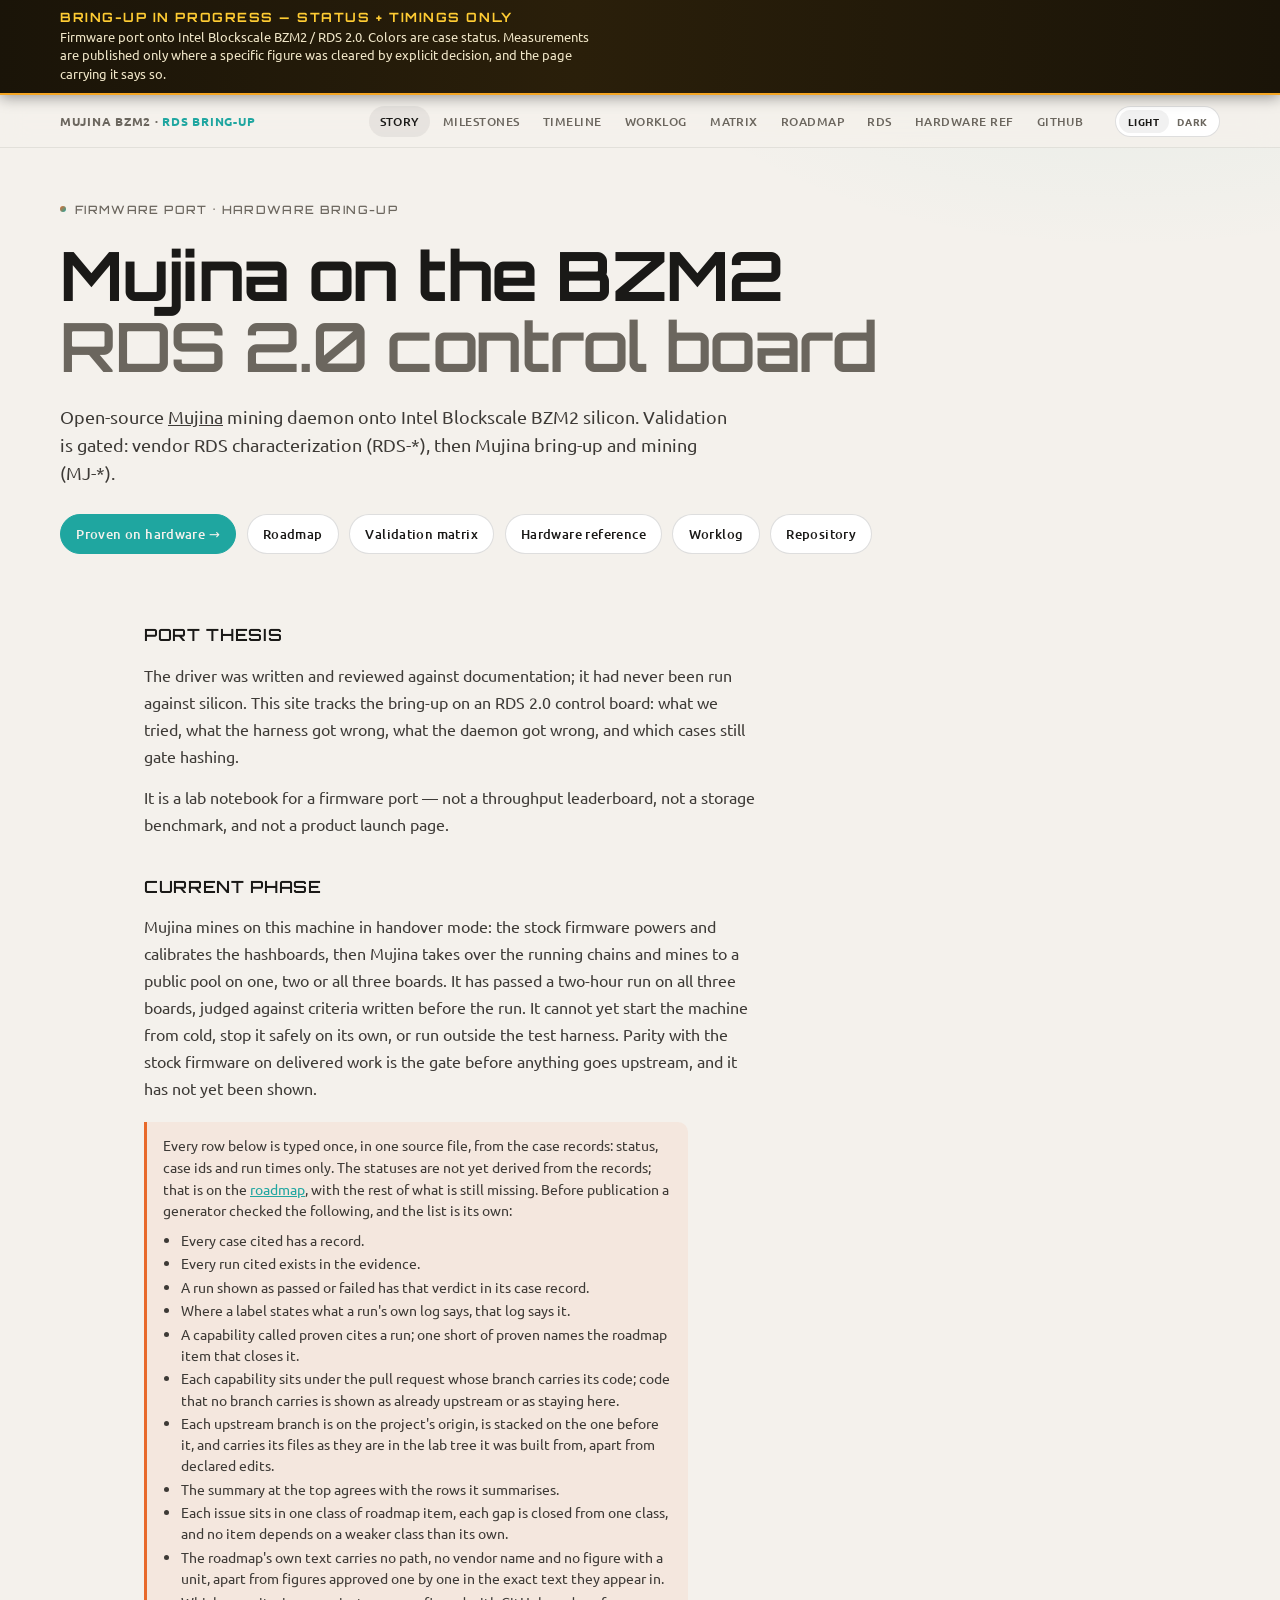
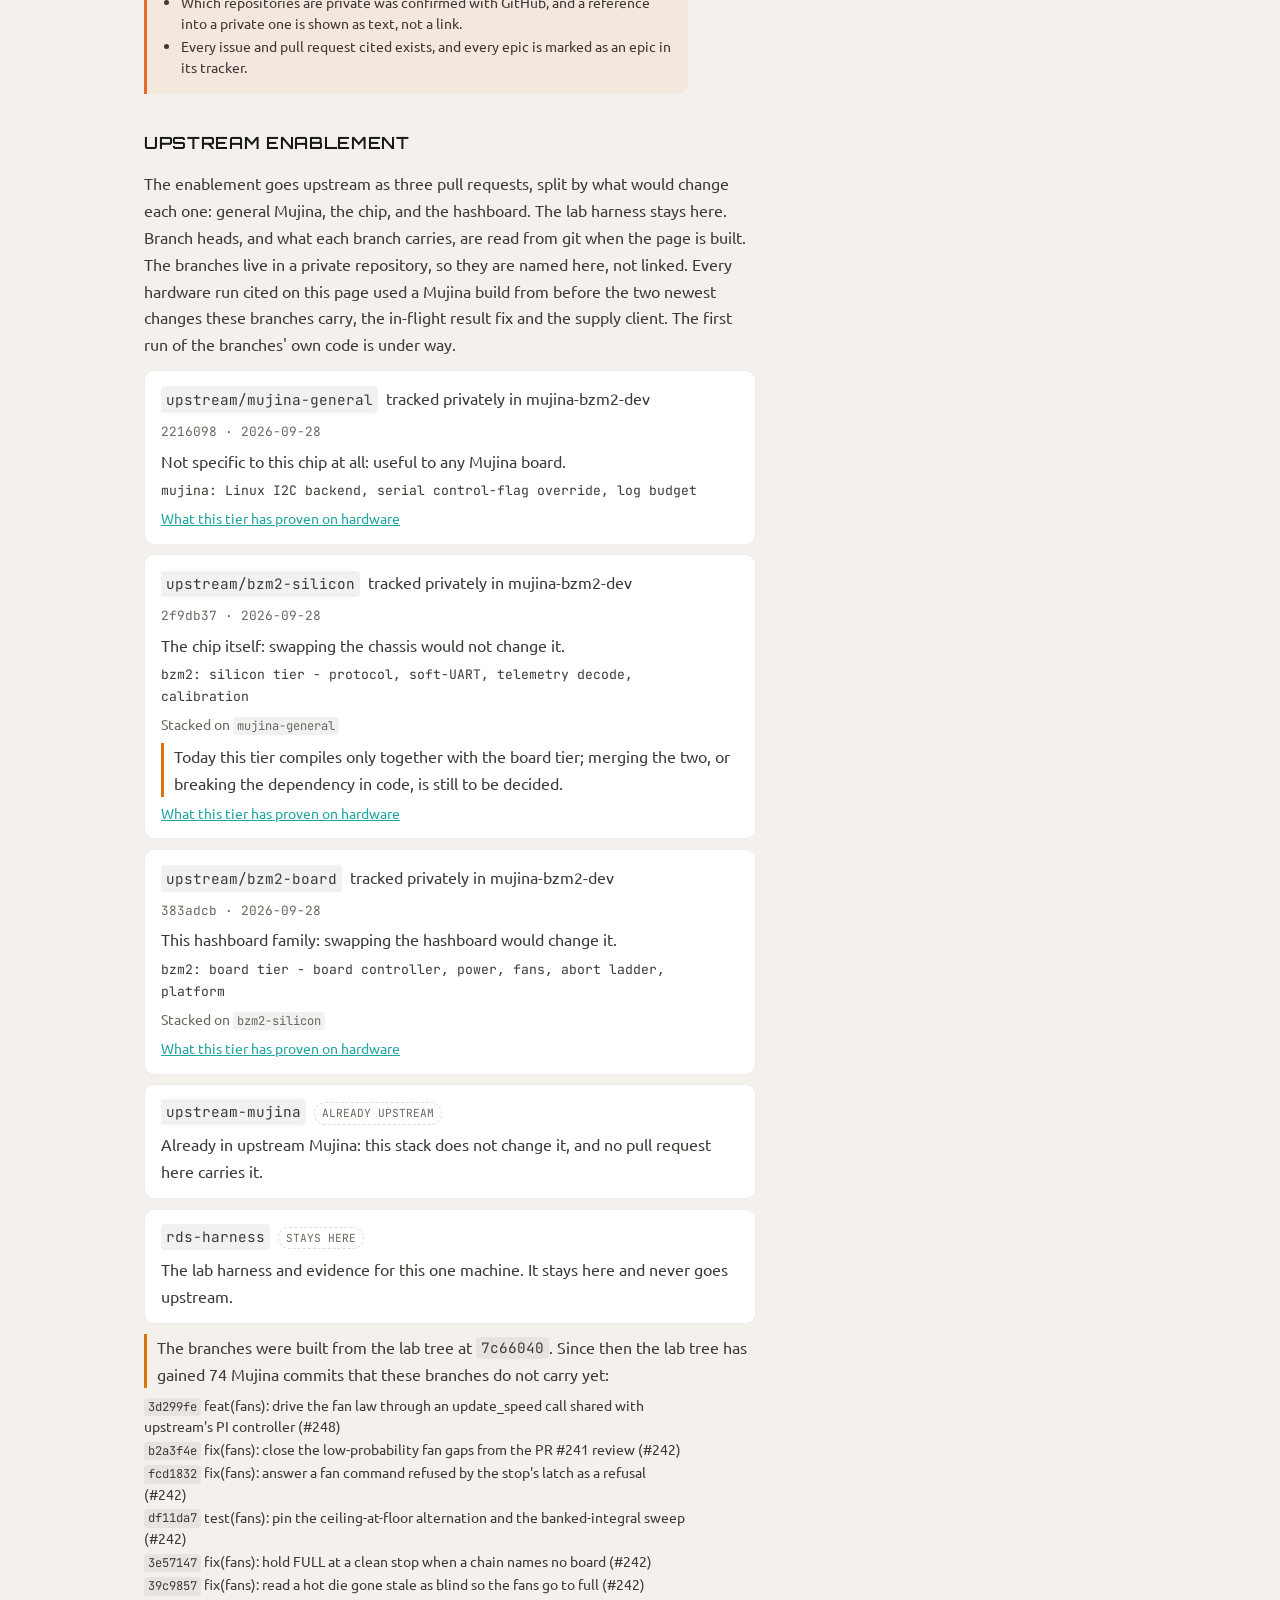
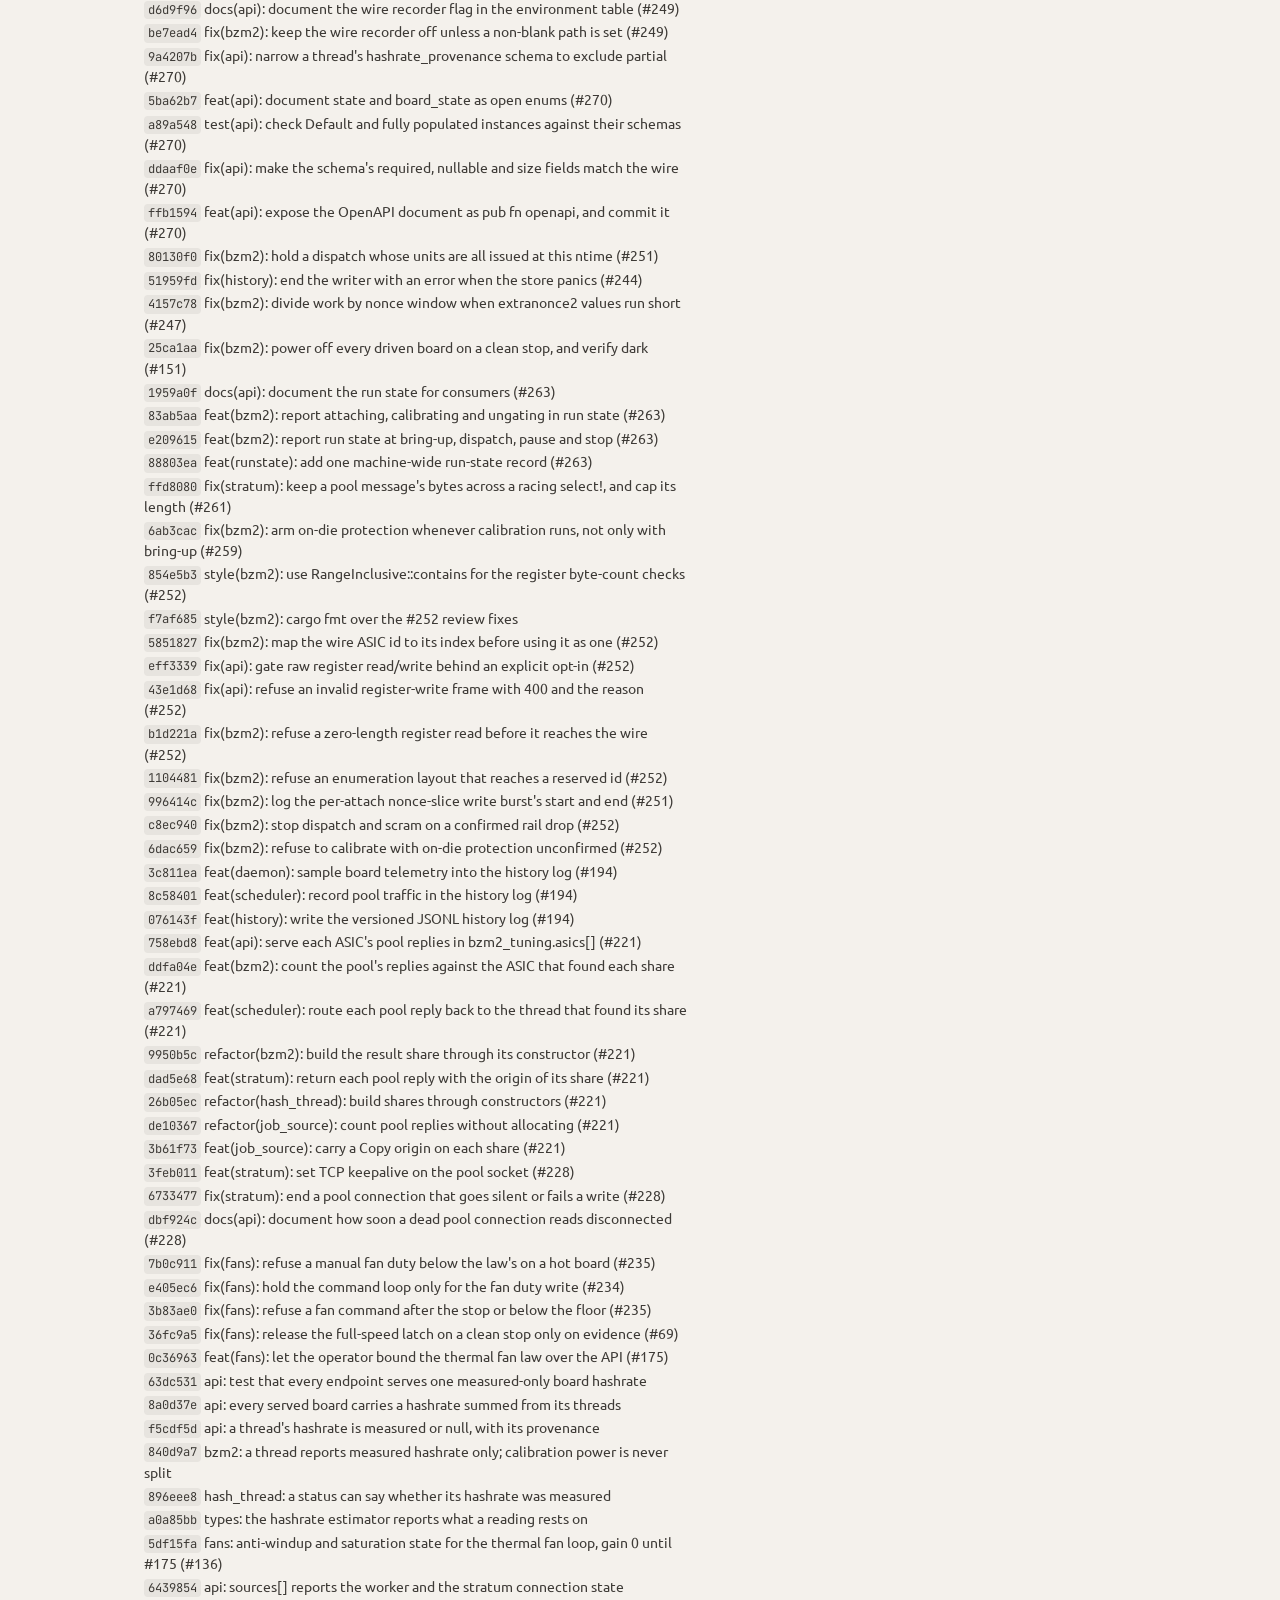
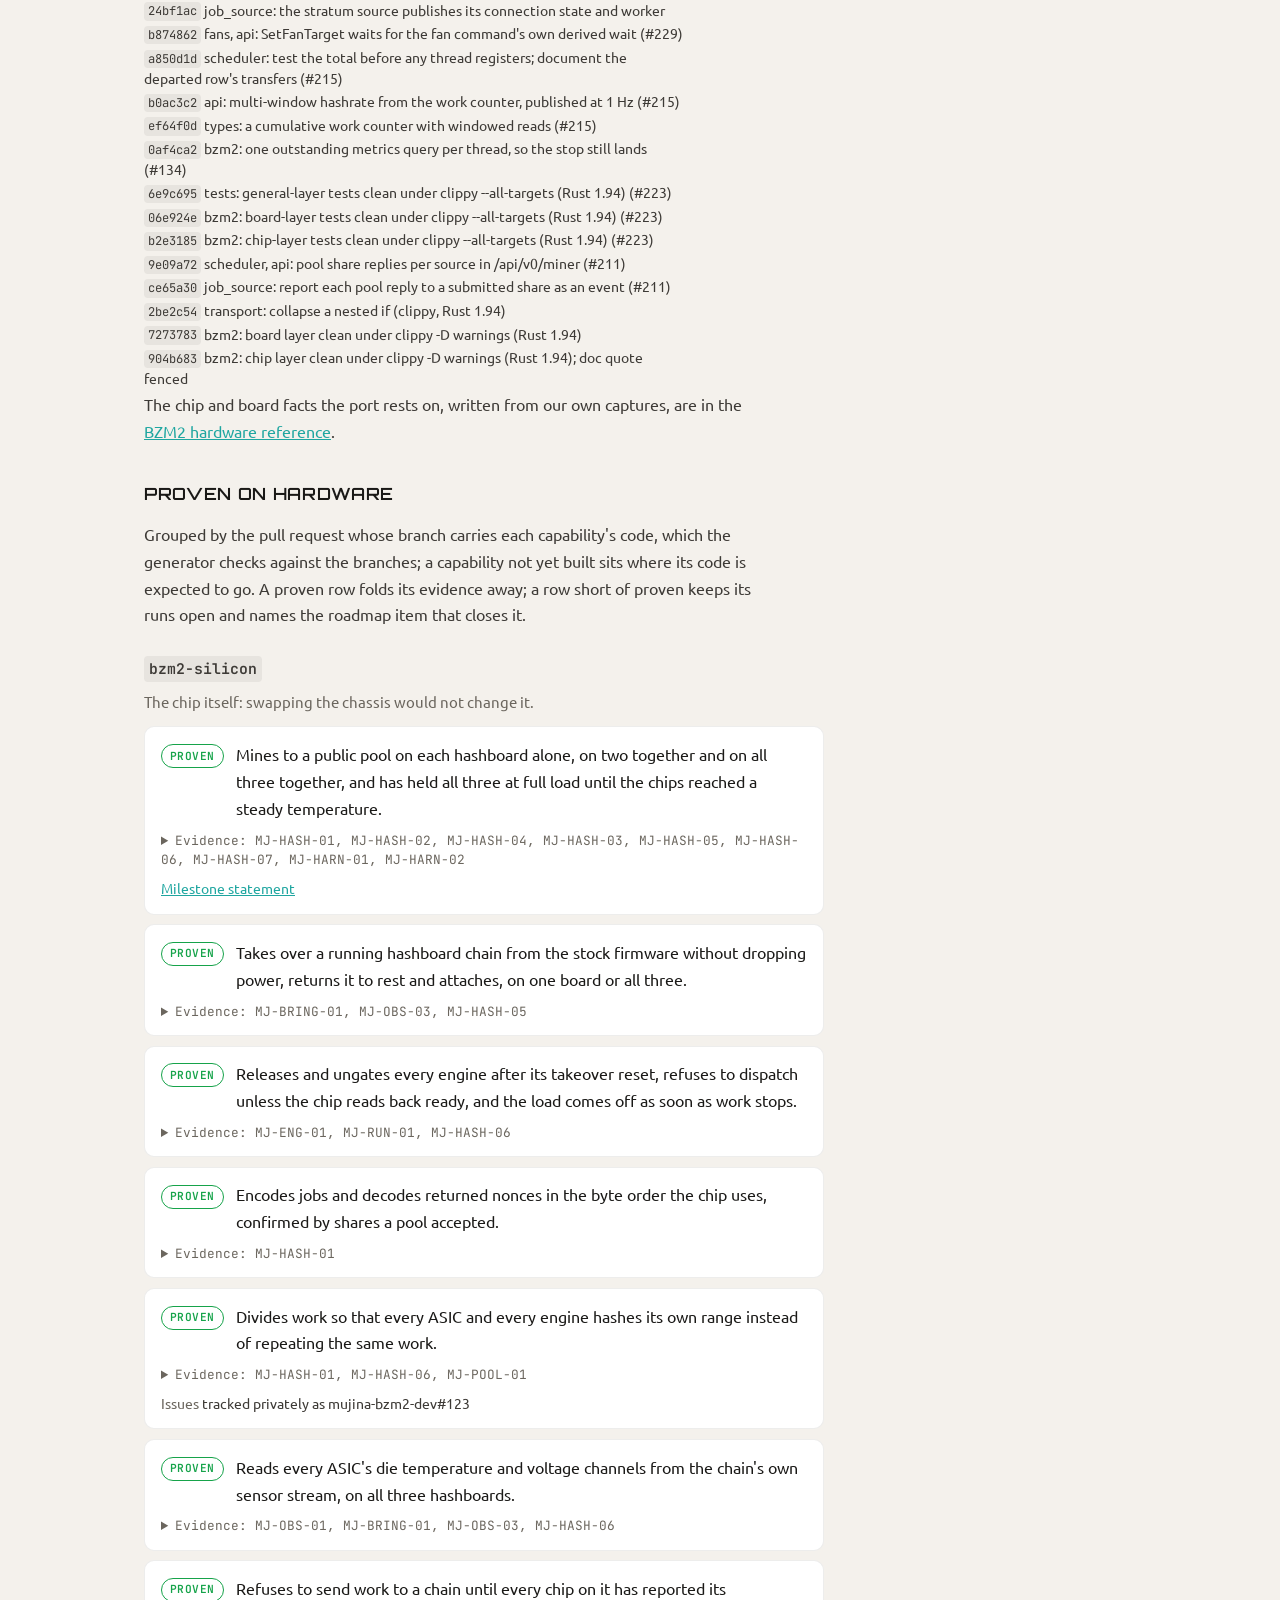
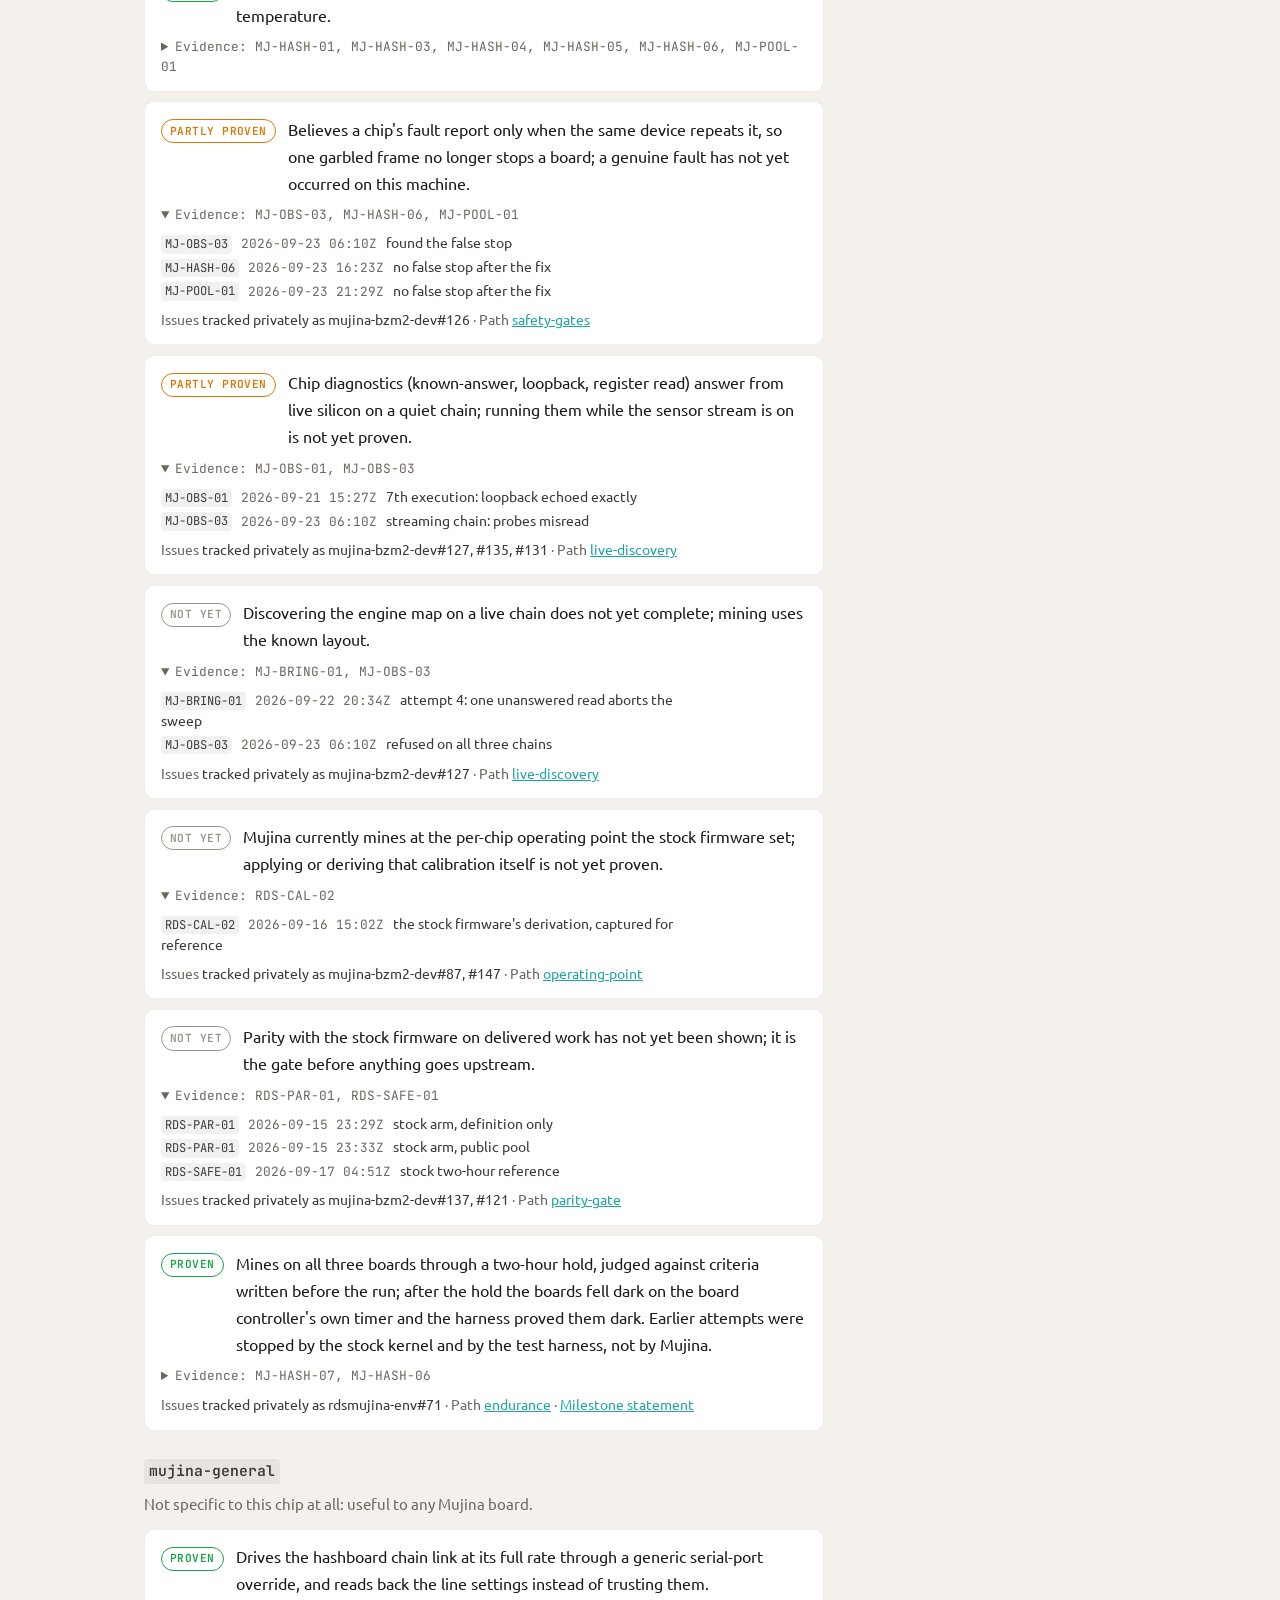
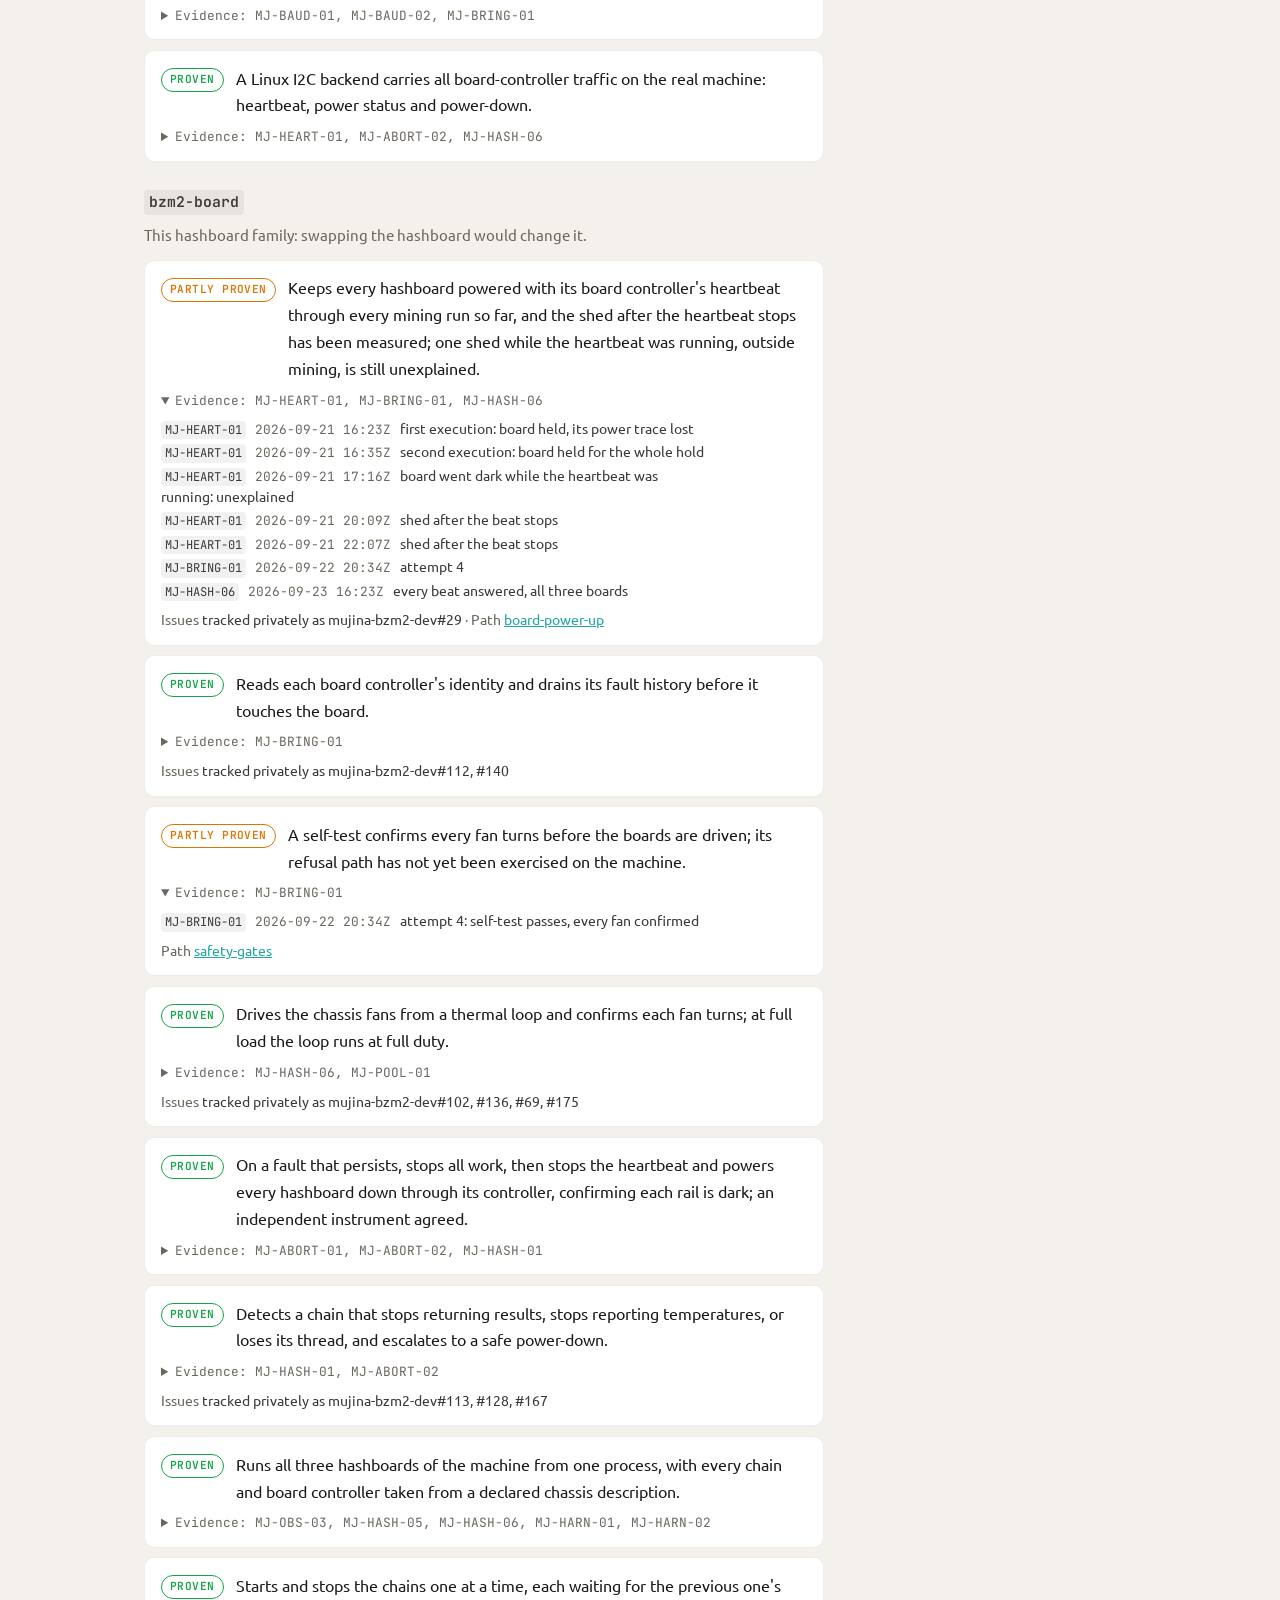
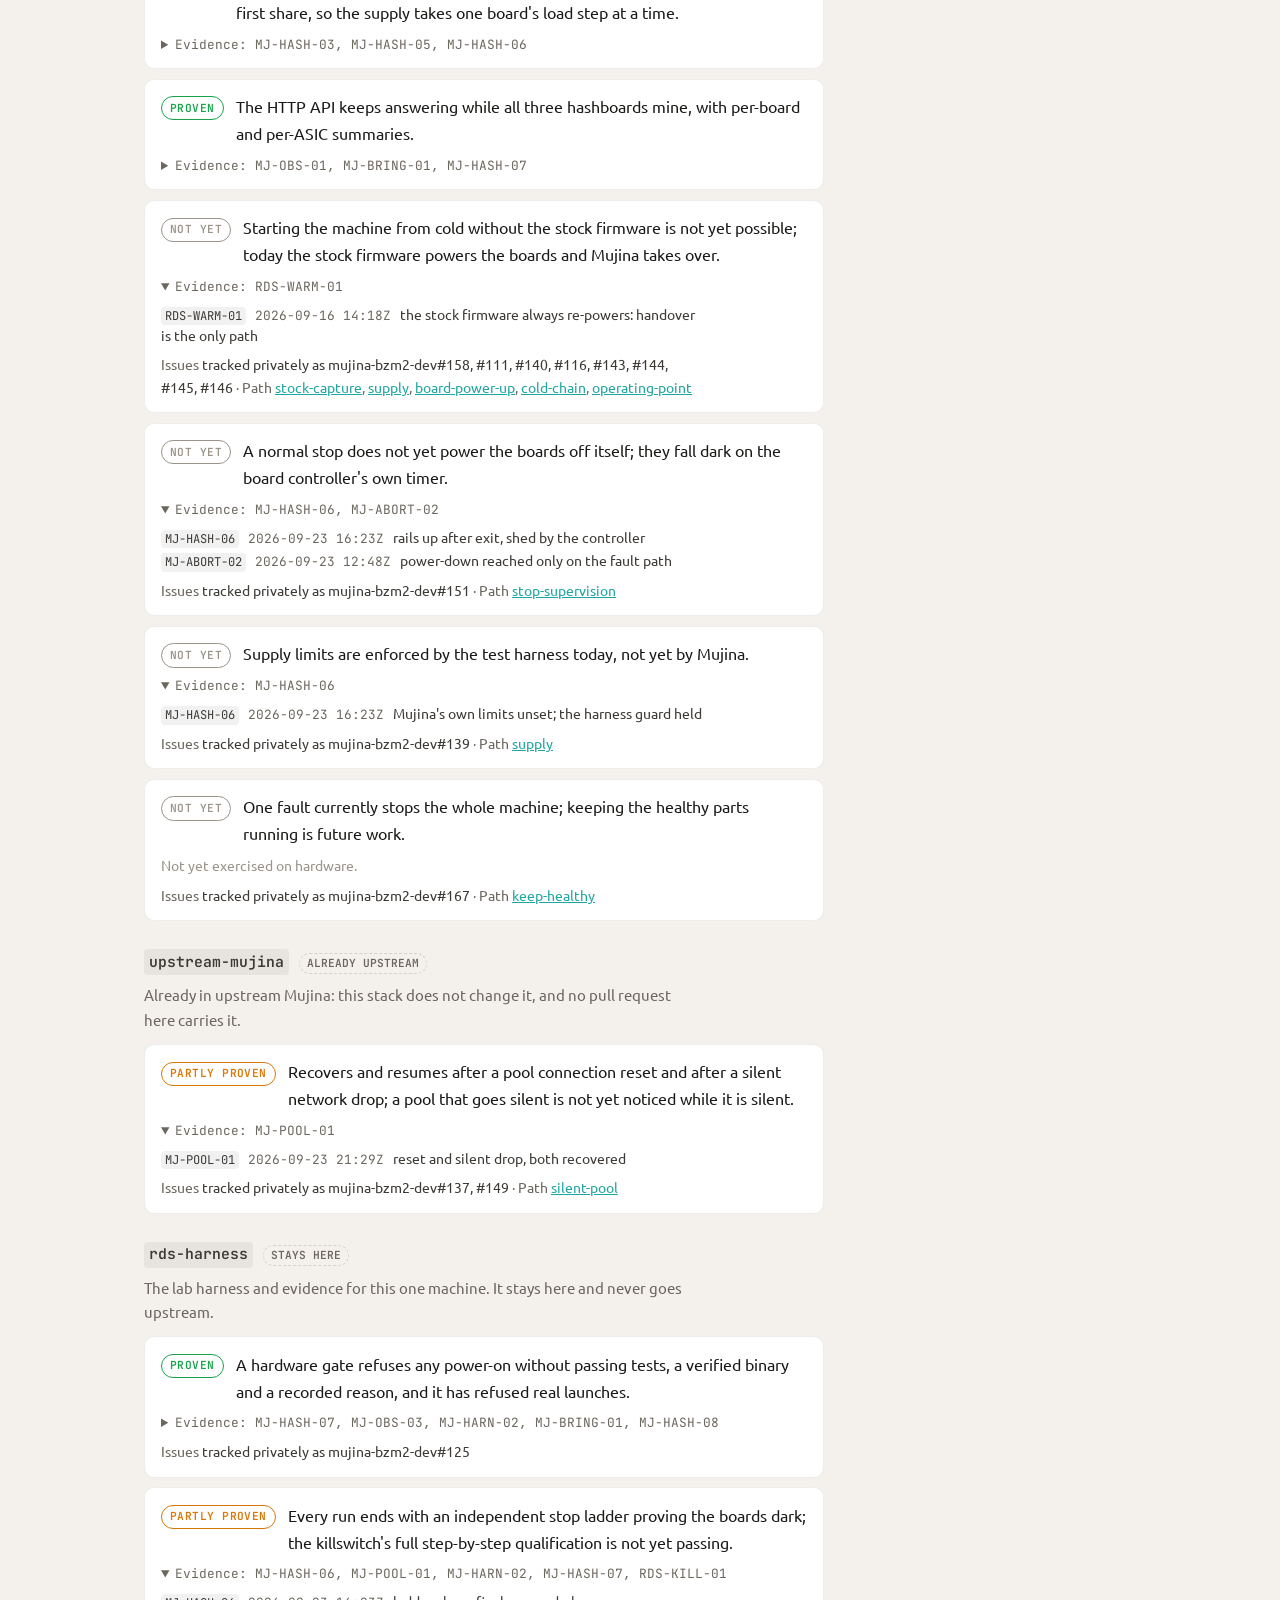
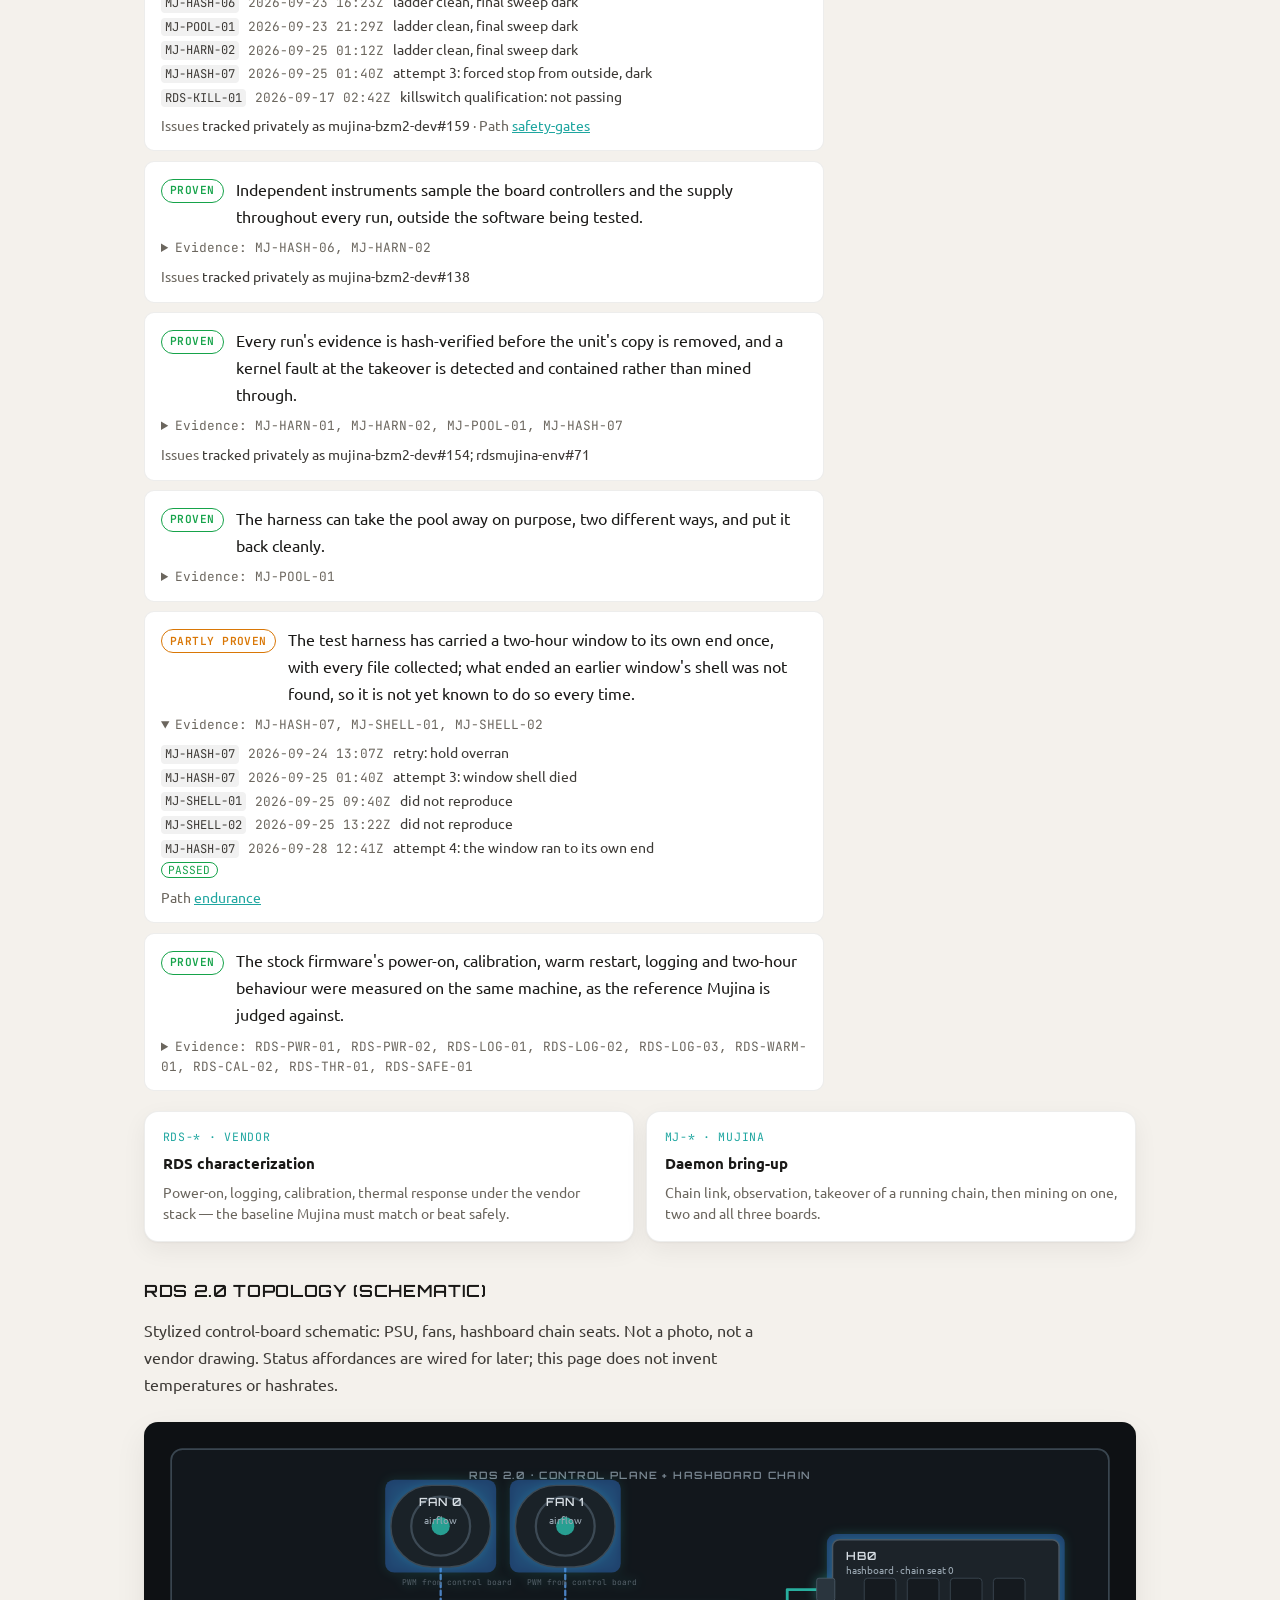
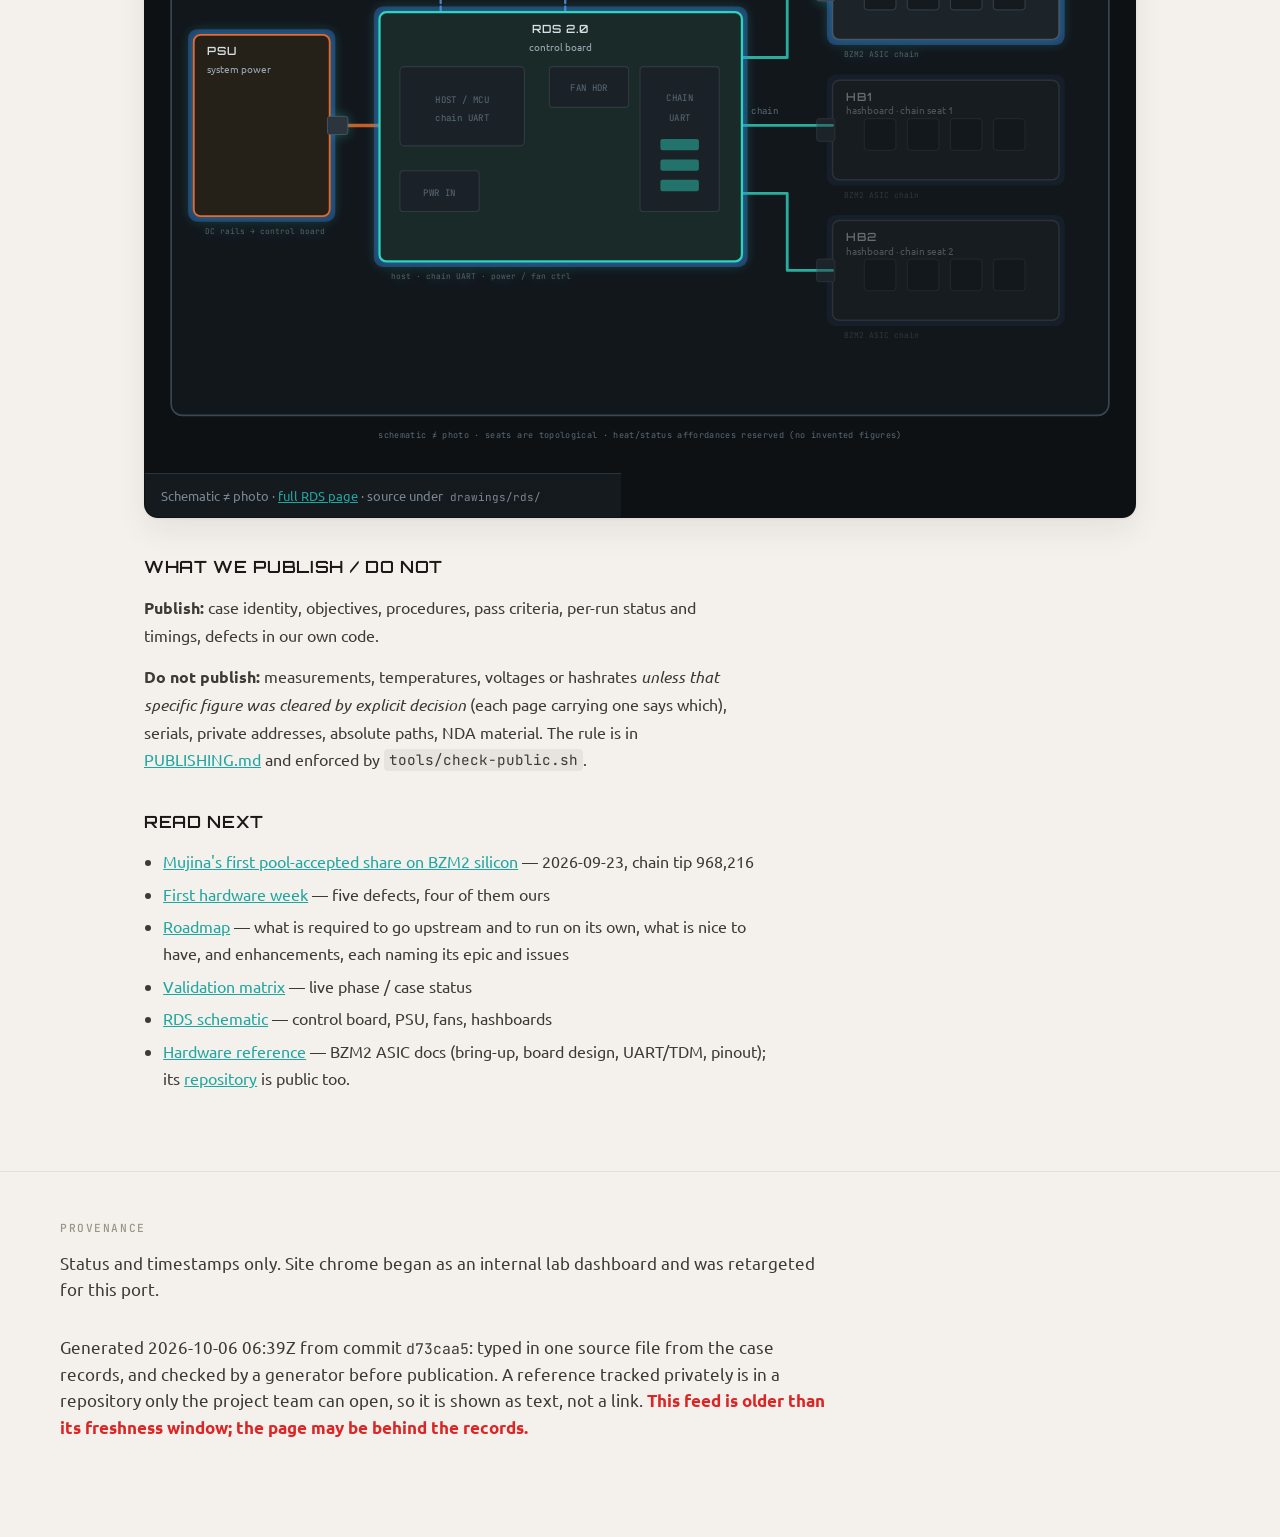
<file: site/index.html>
<!DOCTYPE html>
<html lang="en">
<head>
  <meta charset="utf-8" />
  <meta name="viewport" content="width=device-width, initial-scale=1" />
  <title>Mujina BZM2 · firmware port / RDS bring-up</title>
  <meta name="description" content="Bringing the open-source Mujina mining daemon onto Intel Blockscale BZM2, starting with the RDS 2.0 control board." />
  <link rel="preconnect" href="https://fonts.googleapis.com" />
  <link rel="preconnect" href="https://fonts.gstatic.com" crossorigin />
  <link href="https://fonts.googleapis.com/css2?family=Orbitron:wght@500;600;700&family=Ubuntu:ital,wght@0,300;0,400;0,500;0,700;1,400&family=JetBrains+Mono:wght@400;500;600;700&display=swap" rel="stylesheet" />
  <link rel="stylesheet" href="css/theme.css" />
  <link rel="stylesheet" href="css/styles.css" />
  <link rel="stylesheet" href="rds-viz/css/rds-viz.css" />
  <script src="js/theme.js"></script>
</head>
<body class="story-page">
  <aside class="provisional-banner" role="status" aria-live="polite">
    <div class="provisional-banner-inner">
      <strong class="provisional-title">BRING-UP IN PROGRESS — STATUS + TIMINGS ONLY</strong>
      <p class="provisional-body">Firmware port onto Intel Blockscale BZM2 / RDS 2.0. Colors are case status. Measurements are published only where a specific figure was cleared by explicit decision, and the page carrying it says so.</p>
    </div>
  </aside>

  <nav class="site-nav" aria-label="Section navigation">
    <div class="inner">
      <div class="nav-brand">Mujina BZM2 · <span class="accent">RDS bring-up</span></div>
      <div class="nav-links">
        <a href="./" class="active" aria-current="page">Story</a>
        <a href="milestones/">Milestones</a>
        <a href="timeline/">Timeline</a>
        <a href="worklog/">Worklog</a>
        <a href="matrix/">Matrix</a>
        <a href="roadmap/">Roadmap</a>
        <a href="rds-viz/">RDS</a>
        <a href="https://blockscale-solutions.github.io/bzm2-hwref/" rel="noopener noreferrer" title="BZM2 hardware reference (Pages; repo linked from that hub)">Hardware ref</a>
        <a href="https://github.com/Blockscale-Solutions/mujina-bzm2-integration" rel="noopener noreferrer">GitHub</a>
      </div>
      <div class="theme-toggle" data-theme-toggle role="group" aria-label="Color theme">
        <button type="button" data-theme-value="light">Light</button>
        <button type="button" data-theme-value="dark">Dark</button>
      </div>
    </div>
  </nav>

  <header class="hero">
    <div class="wrap">
      <p class="eyebrow"><span class="dot" aria-hidden="true"></span> Firmware port · hardware bring-up</p>
      <h1>Mujina on the BZM2<br /><span class="t-muted">RDS 2.0 control board</span></h1>
      <p class="hero-sub">
        Open-source <a href="https://github.com/256foundation/mujina">Mujina</a> mining daemon onto
        Intel Blockscale BZM2 silicon. Validation is gated: vendor RDS characterization (RDS-*),
        then Mujina bring-up and mining (MJ-*).
      </p>
      <div class="story-links">
        <a class="primary" href="#proven">Proven on hardware →</a>
        <a href="roadmap/">Roadmap</a>
        <a href="matrix/">Validation matrix</a>
        <a href="https://blockscale-solutions.github.io/bzm2-hwref/" rel="noopener noreferrer">Hardware reference</a>
        <a href="worklog/">Worklog</a>
        <a href="https://github.com/Blockscale-Solutions/mujina-bzm2-integration">Repository</a>
      </div>
    </div>
  </header>

  <main class="wrap prose">
    <h2>Port thesis</h2>
    <p>
      The driver was written and reviewed against documentation; it had never been run against silicon.
      This site tracks the bring-up on an RDS 2.0 control board: what we tried, what the harness got wrong,
      what the daemon got wrong, and which cases still gate hashing.
    </p>
    <p>
      It is a lab notebook for a firmware port — not a throughput leaderboard, not a storage benchmark,
      and not a product launch page.
    </p>

    <h2>Current phase</h2>
    <div data-roadmap-view="headline" data-data-root="data">
      <noscript><p>The current phase is rendered from <a href="data/roadmap.json">data/roadmap.json</a>.</p></noscript>
    </div>
    <div class="callout" id="checks">
      Every row below is typed once, in one source file, from the case records: status, case ids and run times only.
      The statuses are not yet derived from the records; that is on the <a href="roadmap/">roadmap</a>, with the rest of
      what is still missing. Before publication a generator checked the following, and the list is its own:
      <div data-roadmap-view="checks" data-data-root="data">
        <noscript><p>The list is rendered from <a href="data/roadmap.json">data/roadmap.json</a>.</p></noscript>
      </div>
    </div>

    <h2 id="enablement">Upstream enablement</h2>
    <p>
      The enablement goes upstream as three pull requests, split by what would change each one: general Mujina,
      the chip, and the hashboard. The lab harness stays here. Branch heads, and what each branch carries, are read
      from git when the page is built. The branches live in a private repository, so they are named here, not linked.
      Every hardware run cited on this page used a Mujina build from before the two newest changes these
      branches carry, the in-flight result fix and the supply client. The first run of the branches' own code
      is under way.
    </p>
    <div data-roadmap-view="enablement" data-data-root="data">
      <noscript><p>This section is rendered from <a href="data/roadmap.json">data/roadmap.json</a>.</p></noscript>
    </div>
    <p>
      The chip and board facts the port rests on, written from our own captures, are in the
      <a href="https://blockscale-solutions.github.io/bzm2-hwref/" rel="noopener noreferrer">BZM2 hardware reference</a>.
    </p>

    <h2 id="proven">Proven on hardware</h2>
    <p>
      Grouped by the pull request whose branch carries each capability's code, which the generator checks against
      the branches; a capability not yet built sits where its code is expected to go. A proven row folds its evidence
      away; a row short of proven keeps its runs open and names the roadmap item that closes it.
    </p>
    <div data-roadmap-view="proven" data-data-root="data" data-roadmap="roadmap/" aria-live="polite">
      <noscript><p>This section is rendered from <a href="data/roadmap.json">data/roadmap.json</a>.</p></noscript>
    </div>

    <div class="phase-card">
      <div class="phase-item">
        <div class="phase-id">RDS-* · vendor</div>
        <h3>RDS characterization</h3>
        <p>Power-on, logging, calibration, thermal response under the vendor stack — the baseline Mujina must match or beat safely.</p>
      </div>
      <div class="phase-item">
        <div class="phase-id">MJ-* · Mujina</div>
        <h3>Daemon bring-up</h3>
        <p>Chain link, observation, takeover of a running chain, then mining on one, two and all three boards.</p>
      </div>
    </div>

    <h2>RDS 2.0 topology (schematic)</h2>
    <p>
      Stylized control-board schematic: PSU, fans, hashboard chain seats. Not a photo, not a vendor drawing.
      Status affordances are wired for later; this page does not invent temperatures or hashrates.
    </p>
    <div class="viz-embed" id="story-rds-viz">
      <div id="rds-board-root" class="rds-board-host" data-compact="1"></div>
      <p class="viz-caption">Schematic ≠ photo · <a href="rds-viz/">full RDS page</a> · source under <code>drawings/rds/</code></p>
    </div>

    <h2>What we publish / do not</h2>
    <p><strong>Publish:</strong> case identity, objectives, procedures, pass criteria, per-run status and timings, defects in our own code.</p>
    <p><strong>Do not publish:</strong> measurements, temperatures, voltages or hashrates <em>unless that specific figure was cleared by explicit decision</em> (each page carrying one says which), serials, private addresses, absolute paths, NDA material. The rule is in <a href="https://github.com/Blockscale-Solutions/mujina-bzm2-integration/blob/main/PUBLISHING.md">PUBLISHING.md</a> and enforced by <code>tools/check-public.sh</code>.</p>

    <h2>Read next</h2>
    <ul>
      <li><a href="milestones/2026-09-23-first-accepted-share.html">Mujina's first pool-accepted share on BZM2 silicon</a> — 2026-09-23, chain tip 968,216</li>
      <li><a href="worklog/2026-09-15-first-hardware-week.html">First hardware week</a> — five defects, four of them ours</li>
      <li><a href="roadmap/">Roadmap</a> — what is required to go upstream and to run on its own, what is nice to have, and enhancements, each naming its epic and issues</li>
      <li><a href="matrix/">Validation matrix</a> — live phase / case status</li>
      <li><a href="rds-viz/">RDS schematic</a> — control board, PSU, fans, hashboards</li>
      <li><a href="https://blockscale-solutions.github.io/bzm2-hwref/">Hardware reference</a> — BZM2 ASIC docs (bring-up, board design, UART/TDM, pinout); its <a href="https://github.com/Blockscale-Solutions/bzm2-hwref">repository</a> is public too.</li>
    </ul>
  </main>

  <footer class="site-footer">
    <div class="wrap">
      <p class="section-label">Provenance</p>
      <p class="lede">Status and timestamps only. Site chrome began as an internal lab dashboard and was retargeted for this port.</p>
      <p class="lede rm-feed-meta" data-roadmap-view="meta" data-data-root="data"></p>
    </div>
  </footer>

  <script src="js/roadmap.js"></script>
  <script src="rds-viz/js/board.js"></script>
  <script>
    document.addEventListener("DOMContentLoaded", function () {
      var root = document.getElementById("rds-board-root");
      if (window.RdsBoard && root) window.RdsBoard.mount(root);
    });
  </script>
</body>
</html>
</file>
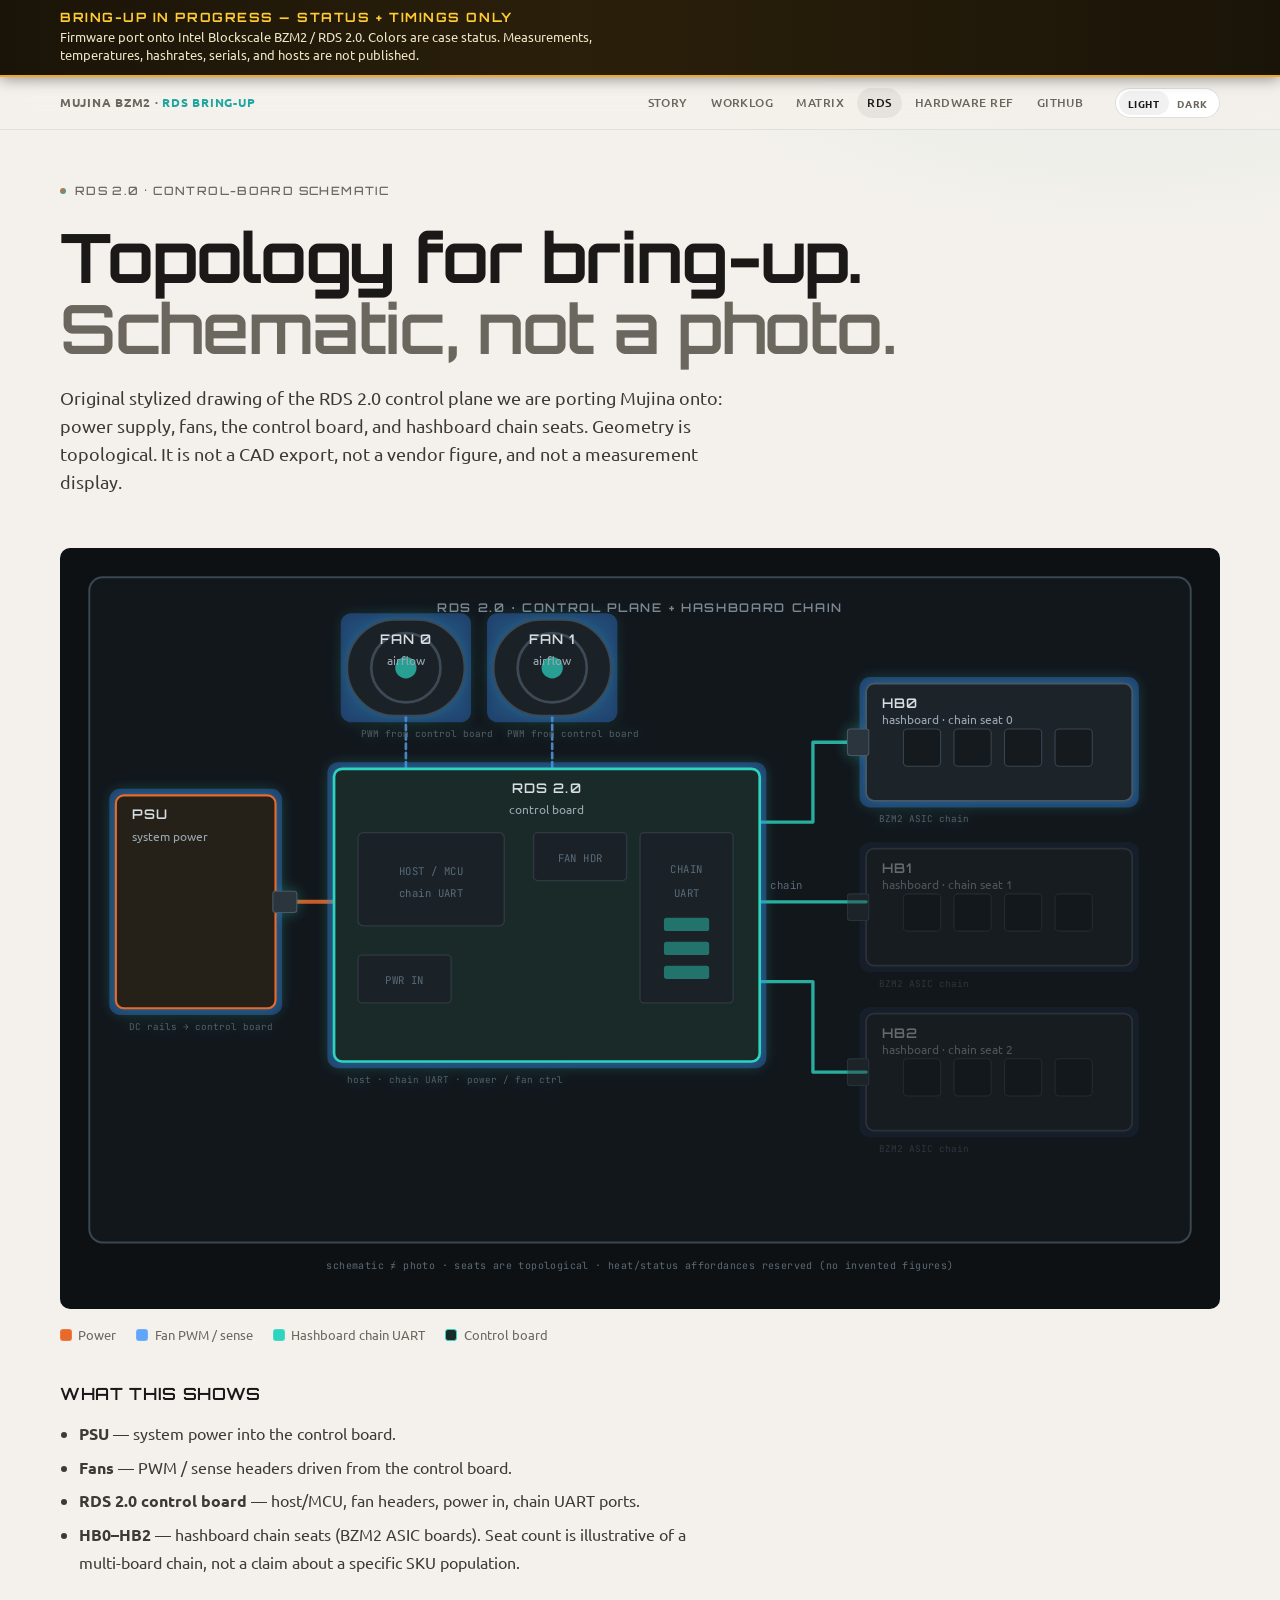
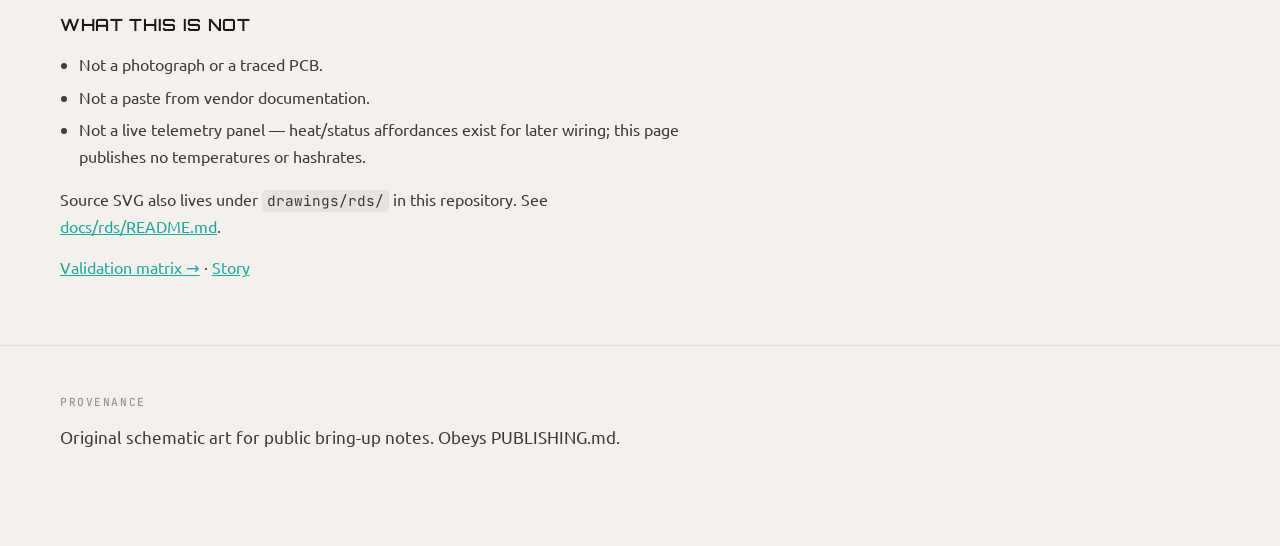
<file: site/rds-viz/index.html>
<!DOCTYPE html>
<html lang="en">
<head>
  <meta charset="utf-8" />
  <meta name="viewport" content="width=device-width, initial-scale=1" />
  <title>Mujina BZM2 · RDS 2.0 schematic</title>
  <meta name="description" content="Stylized RDS 2.0 control-board schematic for the Mujina BZM2 bring-up: PSU, fans, control board, hashboard chain." />
  <link rel="preconnect" href="https://fonts.googleapis.com" />
  <link rel="preconnect" href="https://fonts.gstatic.com" crossorigin />
  <link href="https://fonts.googleapis.com/css2?family=Orbitron:wght@500;600;700&family=Ubuntu:ital,wght@0,300;0,400;0,500;0,700;1,400&family=JetBrains+Mono:wght@400;500;600;700&display=swap" rel="stylesheet" />
  <link rel="stylesheet" href="../css/theme.css" />
  <link rel="stylesheet" href="../css/styles.css" />
  <link rel="stylesheet" href="css/rds-viz.css" />
  <script src="../js/theme.js"></script>
</head>
<body class="rds-page">
  <aside class="provisional-banner" role="status" aria-live="polite">
    <div class="provisional-banner-inner">
      <strong class="provisional-title">BRING-UP IN PROGRESS — STATUS + TIMINGS ONLY</strong>
      <p class="provisional-body">Firmware port onto Intel Blockscale BZM2 / RDS 2.0. Colors are case status. Measurements, temperatures, hashrates, serials, and hosts are not published.</p>
    </div>
  </aside>

  <nav class="site-nav" aria-label="Section navigation">
    <div class="inner">
      <div class="nav-brand">Mujina BZM2 · <span class="accent">RDS bring-up</span></div>
      <div class="nav-links">
        <a href="../">Story</a>
        <a href="../worklog/">Worklog</a>
        <a href="../matrix/">Matrix</a>
        <a href="./" class="active" aria-current="page">RDS</a>
        <a href="https://blockscale-solutions.github.io/bzm2-hwref/" rel="noopener noreferrer" title="BZM2 hardware reference (Pages; repo linked from that hub)">Hardware ref</a>
        <a href="https://github.com/Blockscale-Solutions/mujina-bzm2-integration" rel="noopener noreferrer">GitHub</a>
      </div>
      <div class="theme-toggle" data-theme-toggle role="group" aria-label="Color theme">
        <button type="button" data-theme-value="light">Light</button>
        <button type="button" data-theme-value="dark">Dark</button>
      </div>
    </div>
  </nav>

  <header class="hero">
    <div class="wrap">
      <p class="eyebrow"><span class="dot" aria-hidden="true"></span> RDS 2.0 · control-board schematic</p>
      <h1>Topology for bring-up.<br /><span class="t-muted">Schematic, not a photo.</span></h1>
      <p class="hero-sub">
        Original stylized drawing of the RDS 2.0 control plane we are porting Mujina onto:
        power supply, fans, the control board, and hashboard chain seats.
        Geometry is topological. It is not a CAD export, not a vendor figure, and not a measurement display.
      </p>
    </div>
  </header>

  <main class="wrap">
    <div class="rds-board-host" id="rds-board-root"></div>
    <ul class="rds-legend" aria-label="Harness legend">
      <li><span class="swatch power" aria-hidden="true"></span> Power</li>
      <li><span class="swatch fan" aria-hidden="true"></span> Fan PWM / sense</li>
      <li><span class="swatch chain" aria-hidden="true"></span> Hashboard chain UART</li>
      <li><span class="swatch control" aria-hidden="true"></span> Control board</li>
    </ul>

    <div class="prose" style="margin-top:2rem">
      <h2>What this shows</h2>
      <ul>
        <li><strong>PSU</strong> — system power into the control board.</li>
        <li><strong>Fans</strong> — PWM / sense headers driven from the control board.</li>
        <li><strong>RDS 2.0 control board</strong> — host/MCU, fan headers, power in, chain UART ports.</li>
        <li><strong>HB0–HB2</strong> — hashboard chain seats (BZM2 ASIC boards). Seat count is illustrative of a multi-board chain, not a claim about a specific SKU population.</li>
      </ul>

      <h2>What this is not</h2>
      <ul>
        <li>Not a photograph or a traced PCB.</li>
        <li>Not a paste from vendor documentation.</li>
        <li>Not a live telemetry panel — heat/status affordances exist for later wiring; this page publishes no temperatures or hashrates.</li>
      </ul>

      <p>
        Source SVG also lives under <code>drawings/rds/</code> in this repository.
        See <a href="https://github.com/Blockscale-Solutions/mujina-bzm2-integration/blob/main/docs/rds/README.md">docs/rds/README.md</a>.
      </p>
      <p><a href="../matrix/">Validation matrix →</a> · <a href="../">Story</a></p>
    </div>
  </main>

  <footer class="site-footer">
    <div class="wrap">
      <p class="section-label">Provenance</p>
      <p class="lede">Original schematic art for public bring-up notes. Obeys PUBLISHING.md.</p>
    </div>
  </footer>

  <script src="js/board.js"></script>
  <script>
    document.addEventListener("DOMContentLoaded", function () {
      if (window.RdsBoard) window.RdsBoard.mount(document.getElementById("rds-board-root"));
    });
  </script>
</body>
</html>
</file>
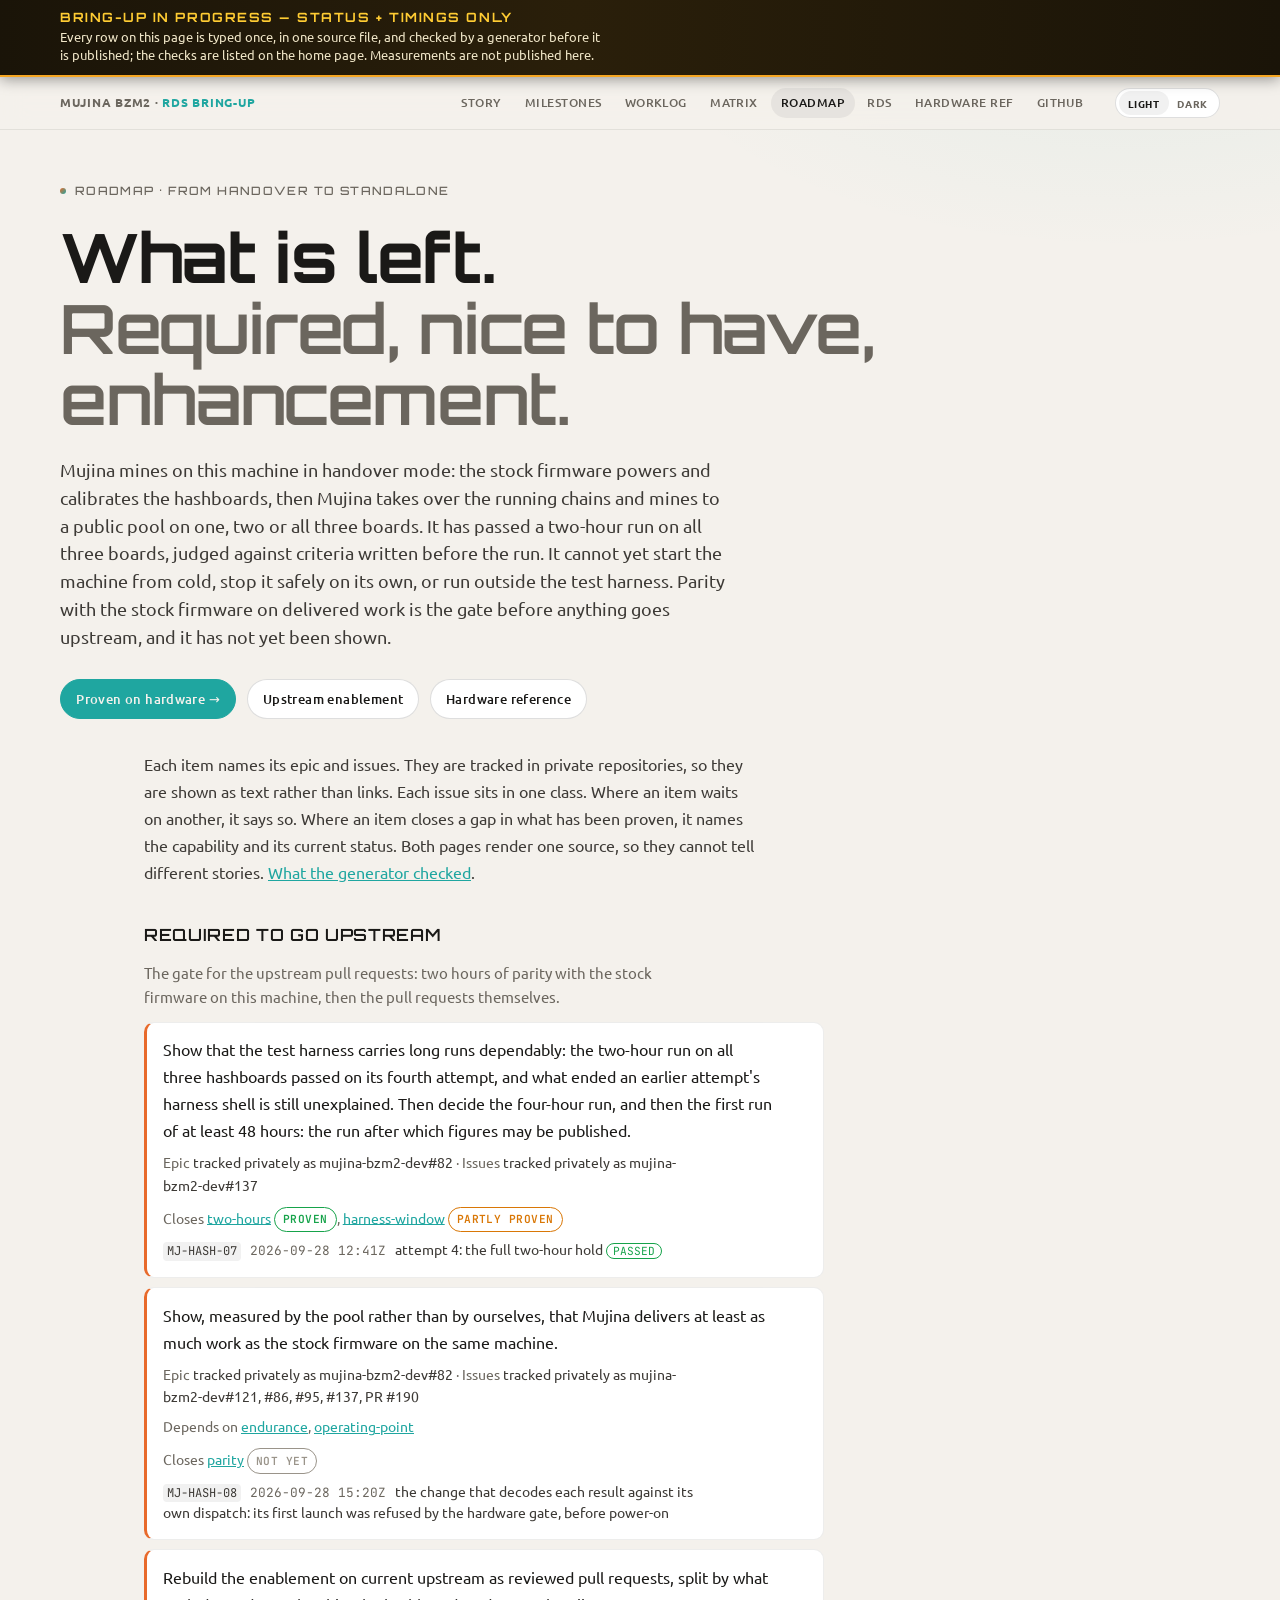
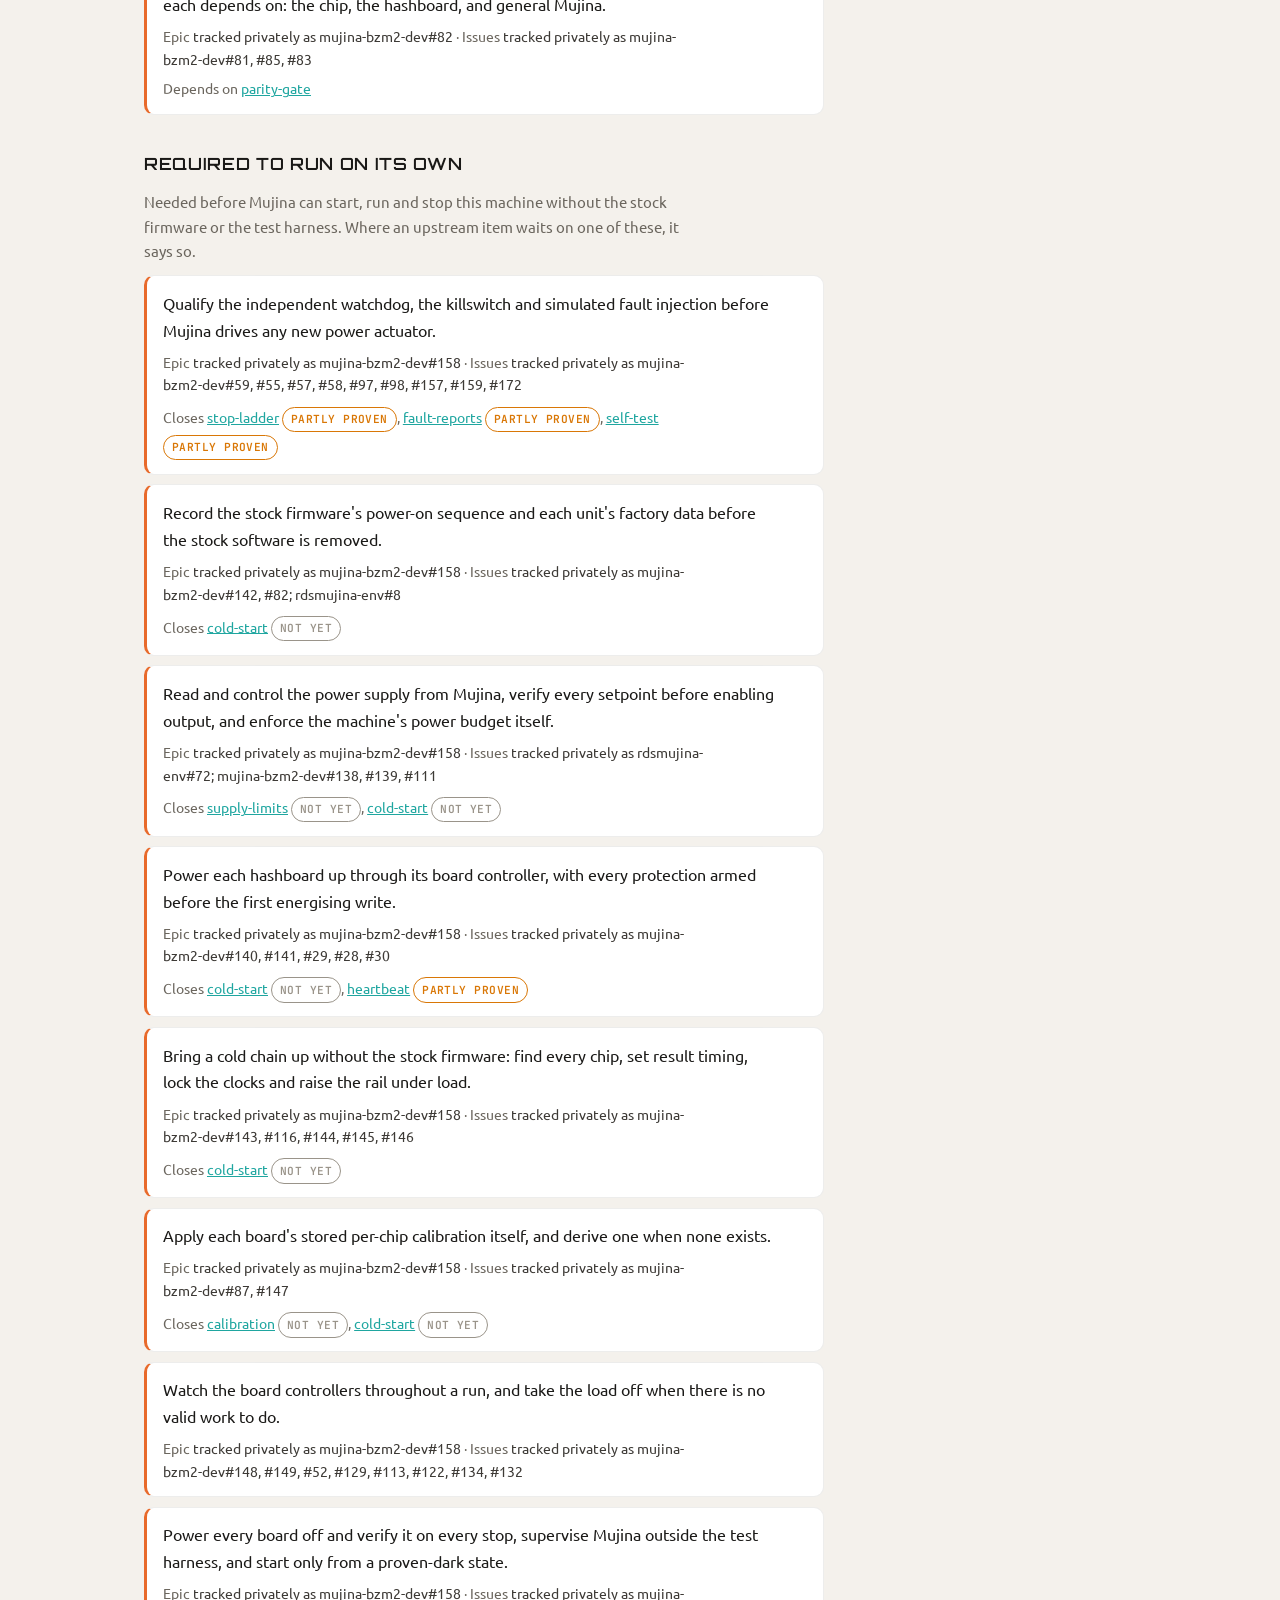
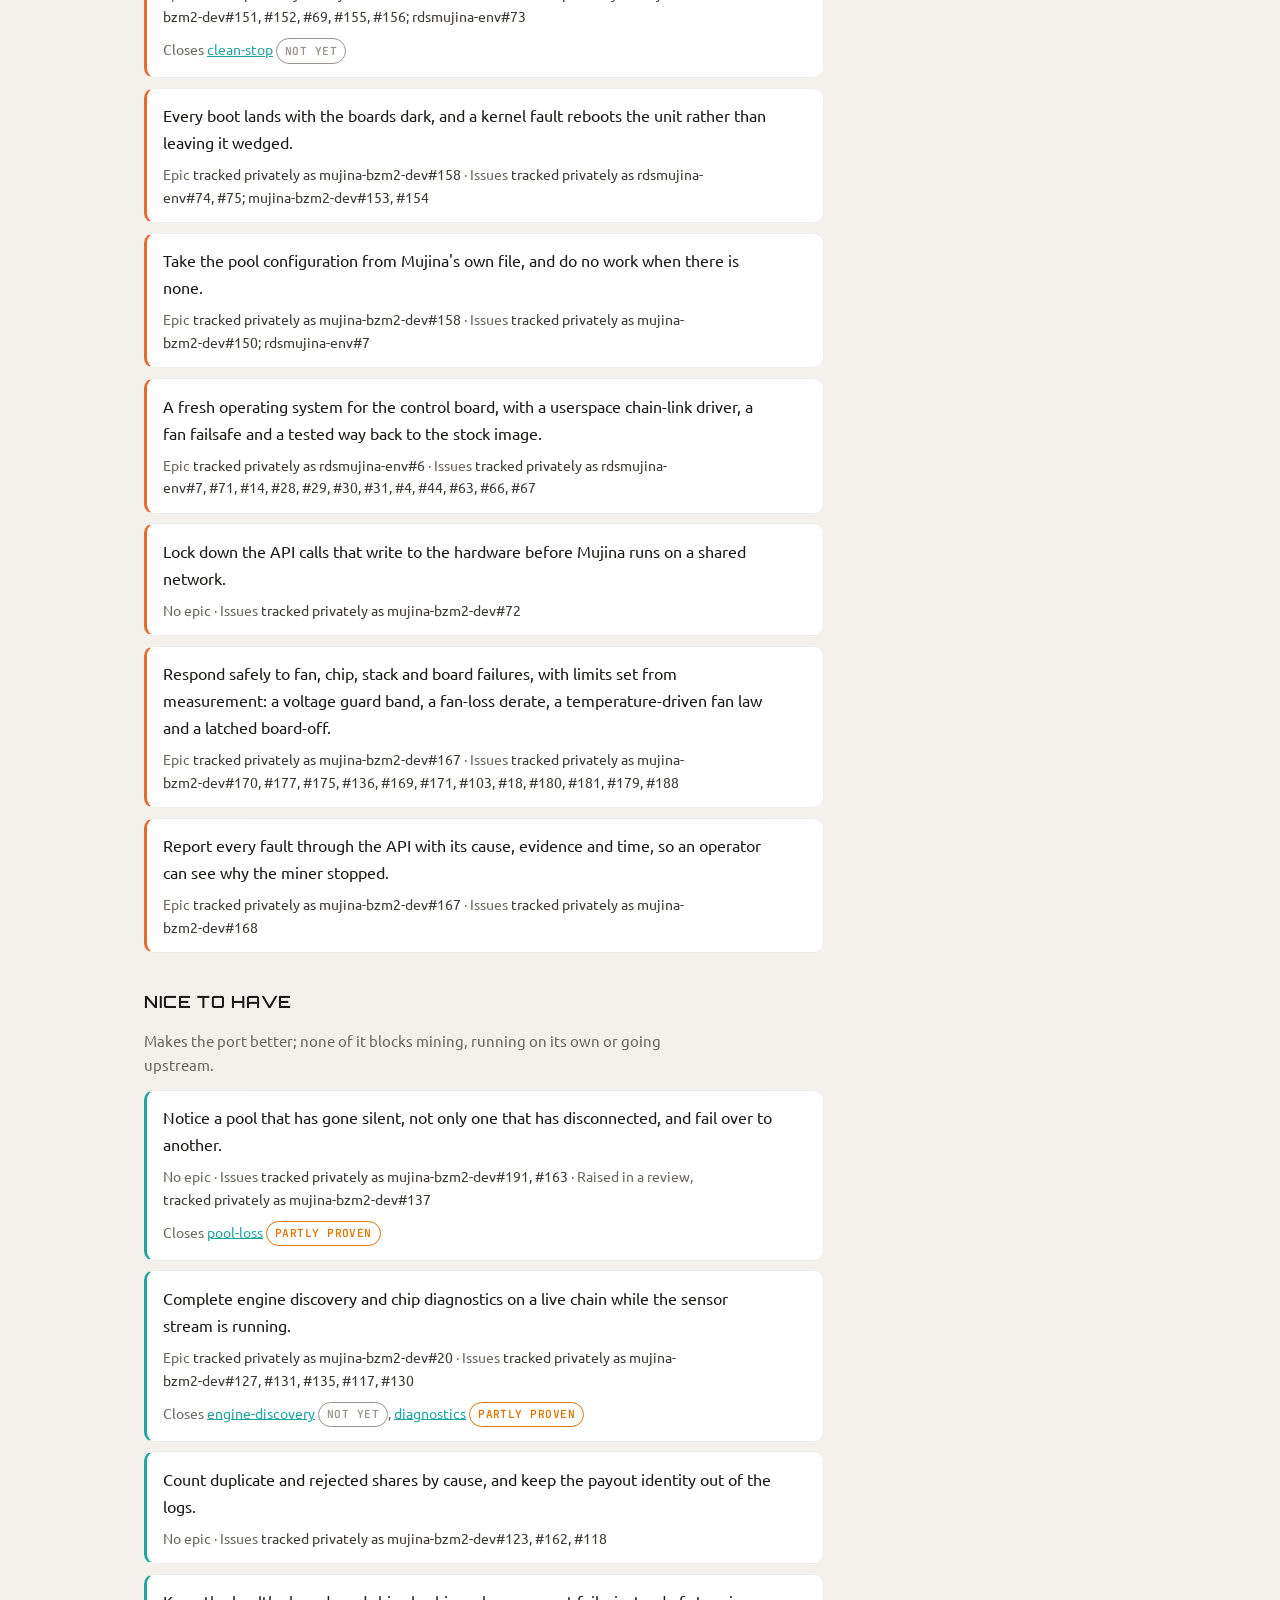
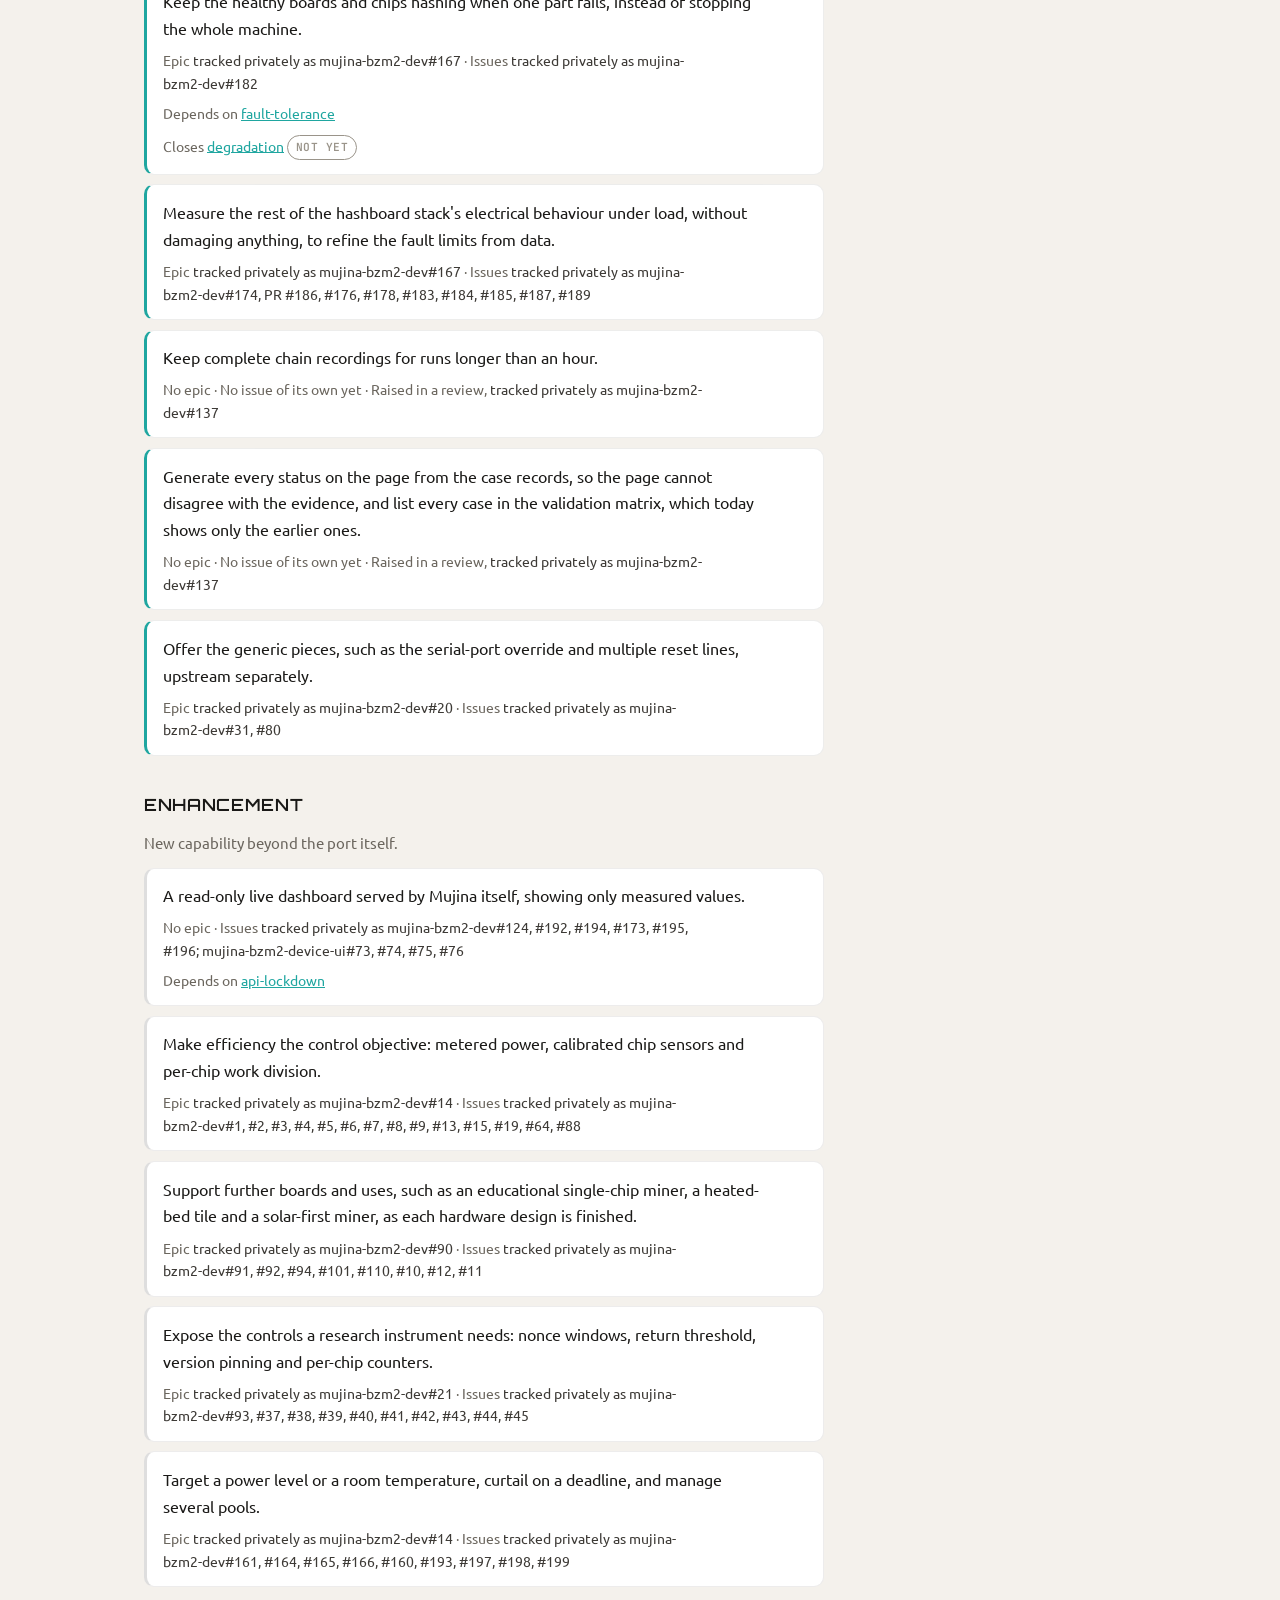
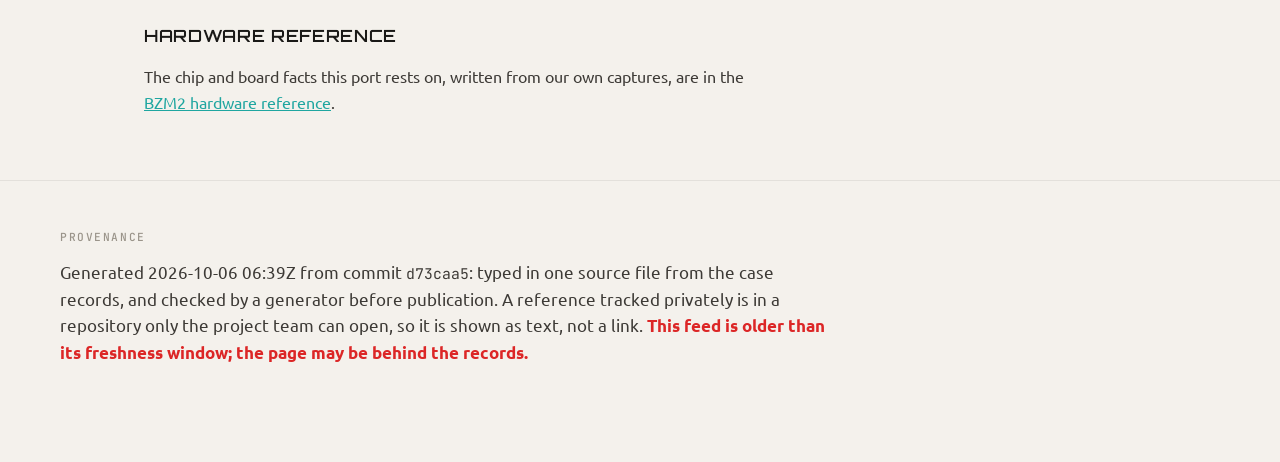
<file: site/roadmap/index.html>
<!DOCTYPE html>
<html lang="en">
<head>
  <meta charset="utf-8" />
  <meta name="viewport" content="width=device-width, initial-scale=1" />
  <title>Mujina BZM2 · roadmap</title>
  <meta name="description" content="What is still needed for Mujina to go upstream and to run the RDS 2.0 machine on its own, what is nice to have, and enhancements, each naming its epic and issues." />
  <link rel="preconnect" href="https://fonts.googleapis.com" />
  <link rel="preconnect" href="https://fonts.gstatic.com" crossorigin />
  <link href="https://fonts.googleapis.com/css2?family=Orbitron:wght@500;600;700&family=Ubuntu:ital,wght@0,300;0,400;0,500;0,700;1,400&family=JetBrains+Mono:wght@400;500;600;700&display=swap" rel="stylesheet" />
  <link rel="stylesheet" href="../css/theme.css" />
  <link rel="stylesheet" href="../css/styles.css" />
  <script src="../js/theme.js"></script>
</head>
<body class="story-page">
  <aside class="provisional-banner" role="status" aria-live="polite">
    <div class="provisional-banner-inner">
      <strong class="provisional-title">BRING-UP IN PROGRESS — STATUS + TIMINGS ONLY</strong>
      <p class="provisional-body">Every row on this page is typed once, in one source file, and checked by a generator before it is published; the checks are listed on the home page. Measurements are not published here.</p>
    </div>
  </aside>

  <nav class="site-nav" aria-label="Section navigation">
    <div class="inner">
      <div class="nav-brand">Mujina BZM2 · <span class="accent">RDS bring-up</span></div>
      <div class="nav-links">
        <a href="../">Story</a>
        <a href="../milestones/">Milestones</a>
        <a href="../worklog/">Worklog</a>
        <a href="../matrix/">Matrix</a>
        <a href="./" class="active" aria-current="page">Roadmap</a>
        <a href="../rds-viz/">RDS</a>
        <a href="https://blockscale-solutions.github.io/bzm2-hwref/" rel="noopener noreferrer" title="BZM2 hardware reference">Hardware ref</a>
        <a href="https://github.com/Blockscale-Solutions/mujina-bzm2-integration" rel="noopener noreferrer">GitHub</a>
      </div>
      <div class="theme-toggle" data-theme-toggle role="group" aria-label="Color theme">
        <button type="button" data-theme-value="light">Light</button>
        <button type="button" data-theme-value="dark">Dark</button>
      </div>
    </div>
  </nav>

  <header class="hero">
    <div class="wrap">
      <p class="eyebrow"><span class="dot" aria-hidden="true"></span> Roadmap · from handover to standalone</p>
      <h1>What is left.<br /><span class="t-muted">Required, nice to have, enhancement.</span></h1>
      <div class="hero-sub" data-roadmap-view="headline" data-data-root="../data"><p>Loading the roadmap feed…</p></div>
      <div class="story-links">
        <a class="primary" href="../#proven">Proven on hardware →</a>
        <a href="../#enablement">Upstream enablement</a>
        <a href="https://blockscale-solutions.github.io/bzm2-hwref/" rel="noopener noreferrer">Hardware reference</a>
      </div>
    </div>
  </header>

  <main class="wrap prose">
    <p>
      Each item names its epic and issues. They are tracked in private repositories, so they are shown as text rather
      than links. Each issue sits in one class. Where an item waits on another, it says so. Where an item closes a
      gap in what has been proven, it names the capability and its current status. Both pages render one source, so
      they cannot tell different stories. <a href="../#checks">What the generator checked</a>.
    </p>
    <div data-roadmap-view="roadmap" data-data-root="../data" data-home="../" aria-live="polite">
      <noscript><p>This page is rendered from <a href="../data/roadmap.json">data/roadmap.json</a>.</p></noscript>
    </div>

    <h2>Hardware reference</h2>
    <p>
      The chip and board facts this port rests on, written from our own captures, are in the
      <a href="https://blockscale-solutions.github.io/bzm2-hwref/" rel="noopener noreferrer">BZM2 hardware reference</a>.
    </p>
  </main>

  <footer class="site-footer">
    <div class="wrap">
      <p class="section-label">Provenance</p>
      <p class="lede rm-feed-meta" data-roadmap-view="meta" data-data-root="../data">Loading…</p>
    </div>
  </footer>

  <script src="../js/roadmap.js"></script>
</body>
</html>
</file>
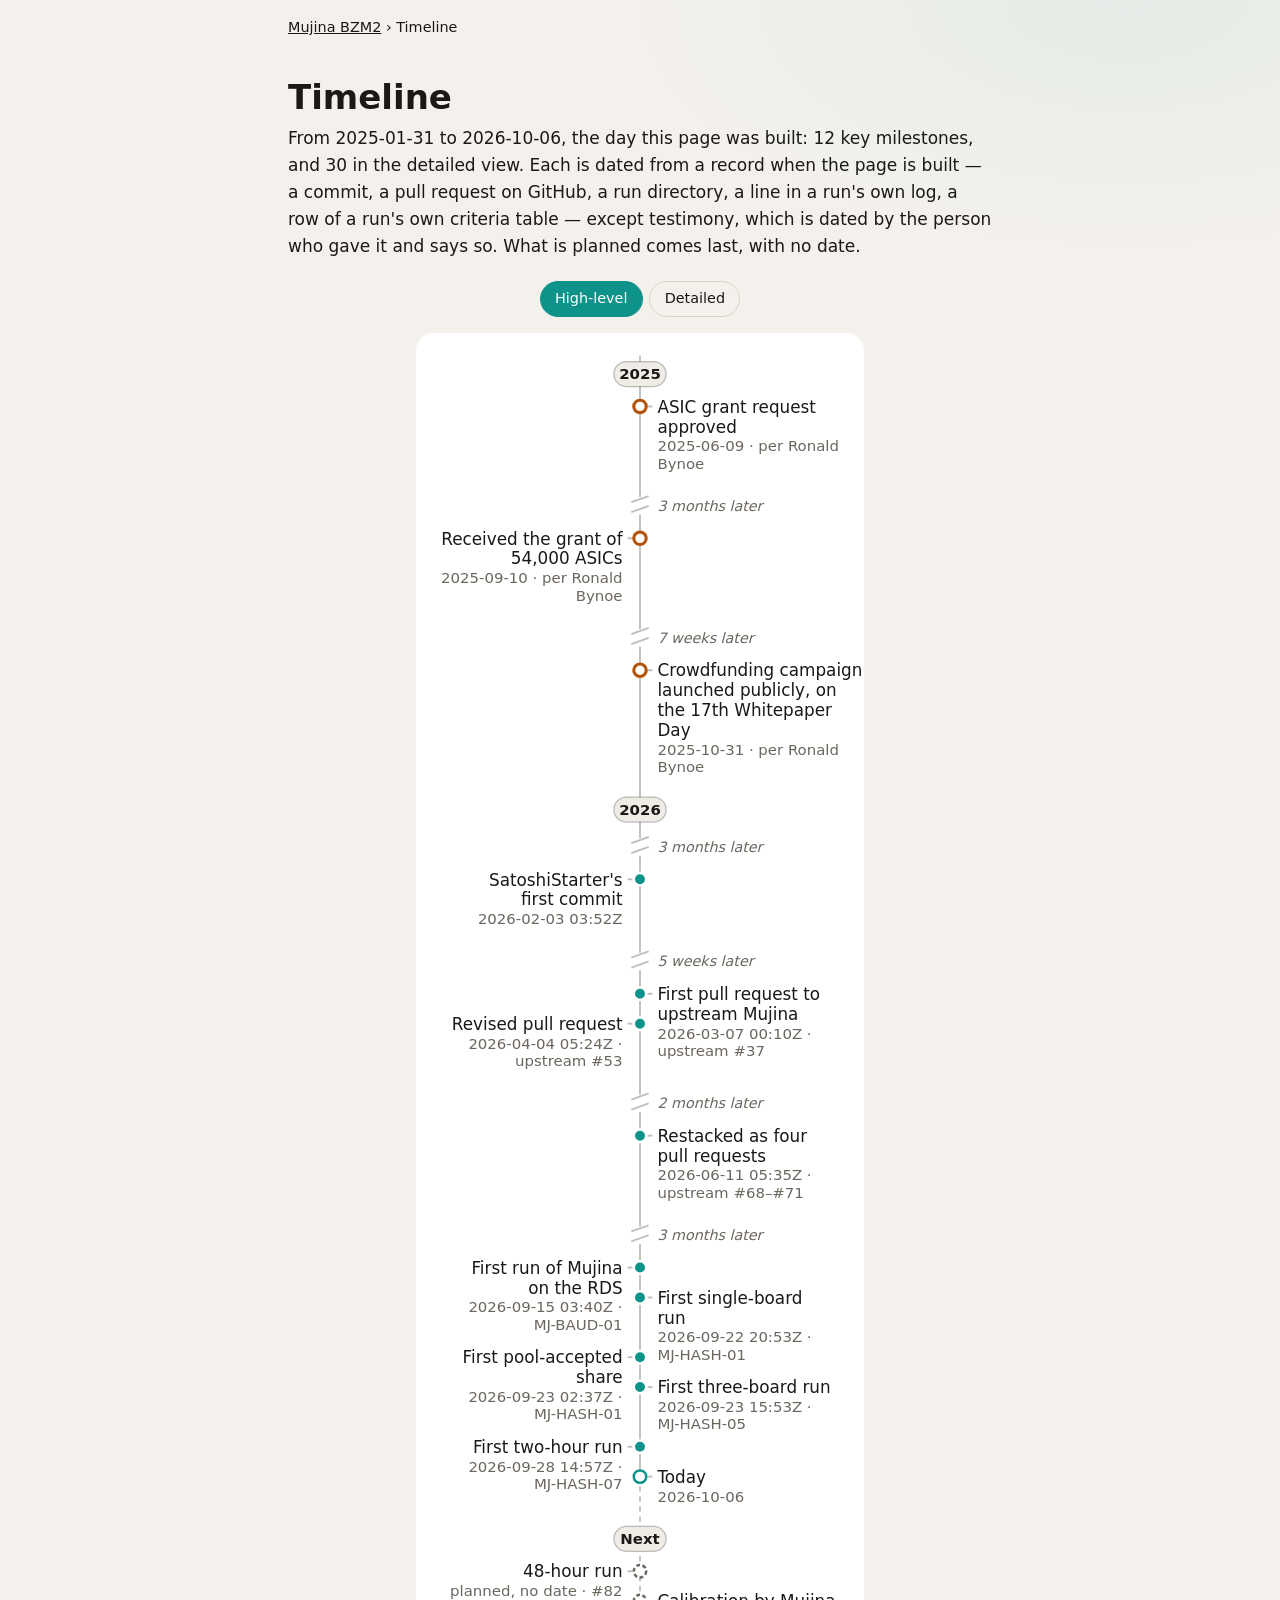
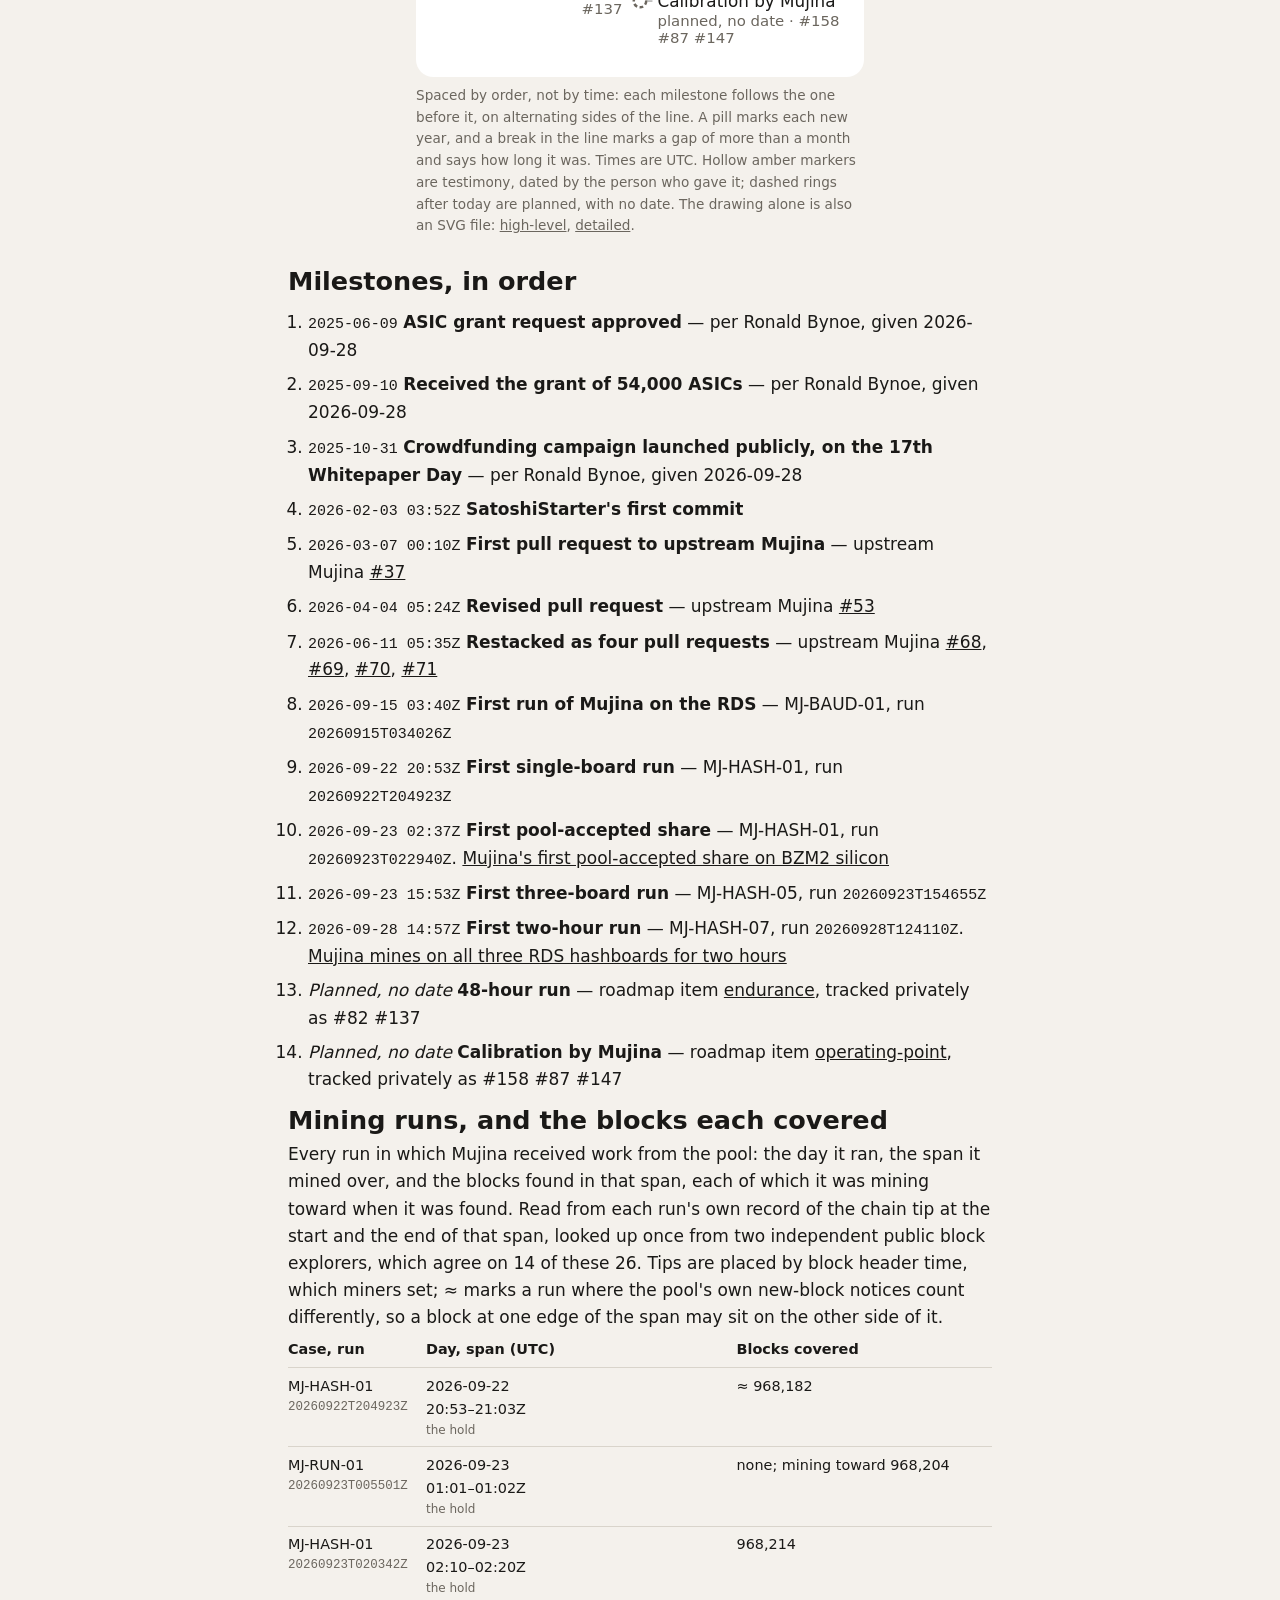
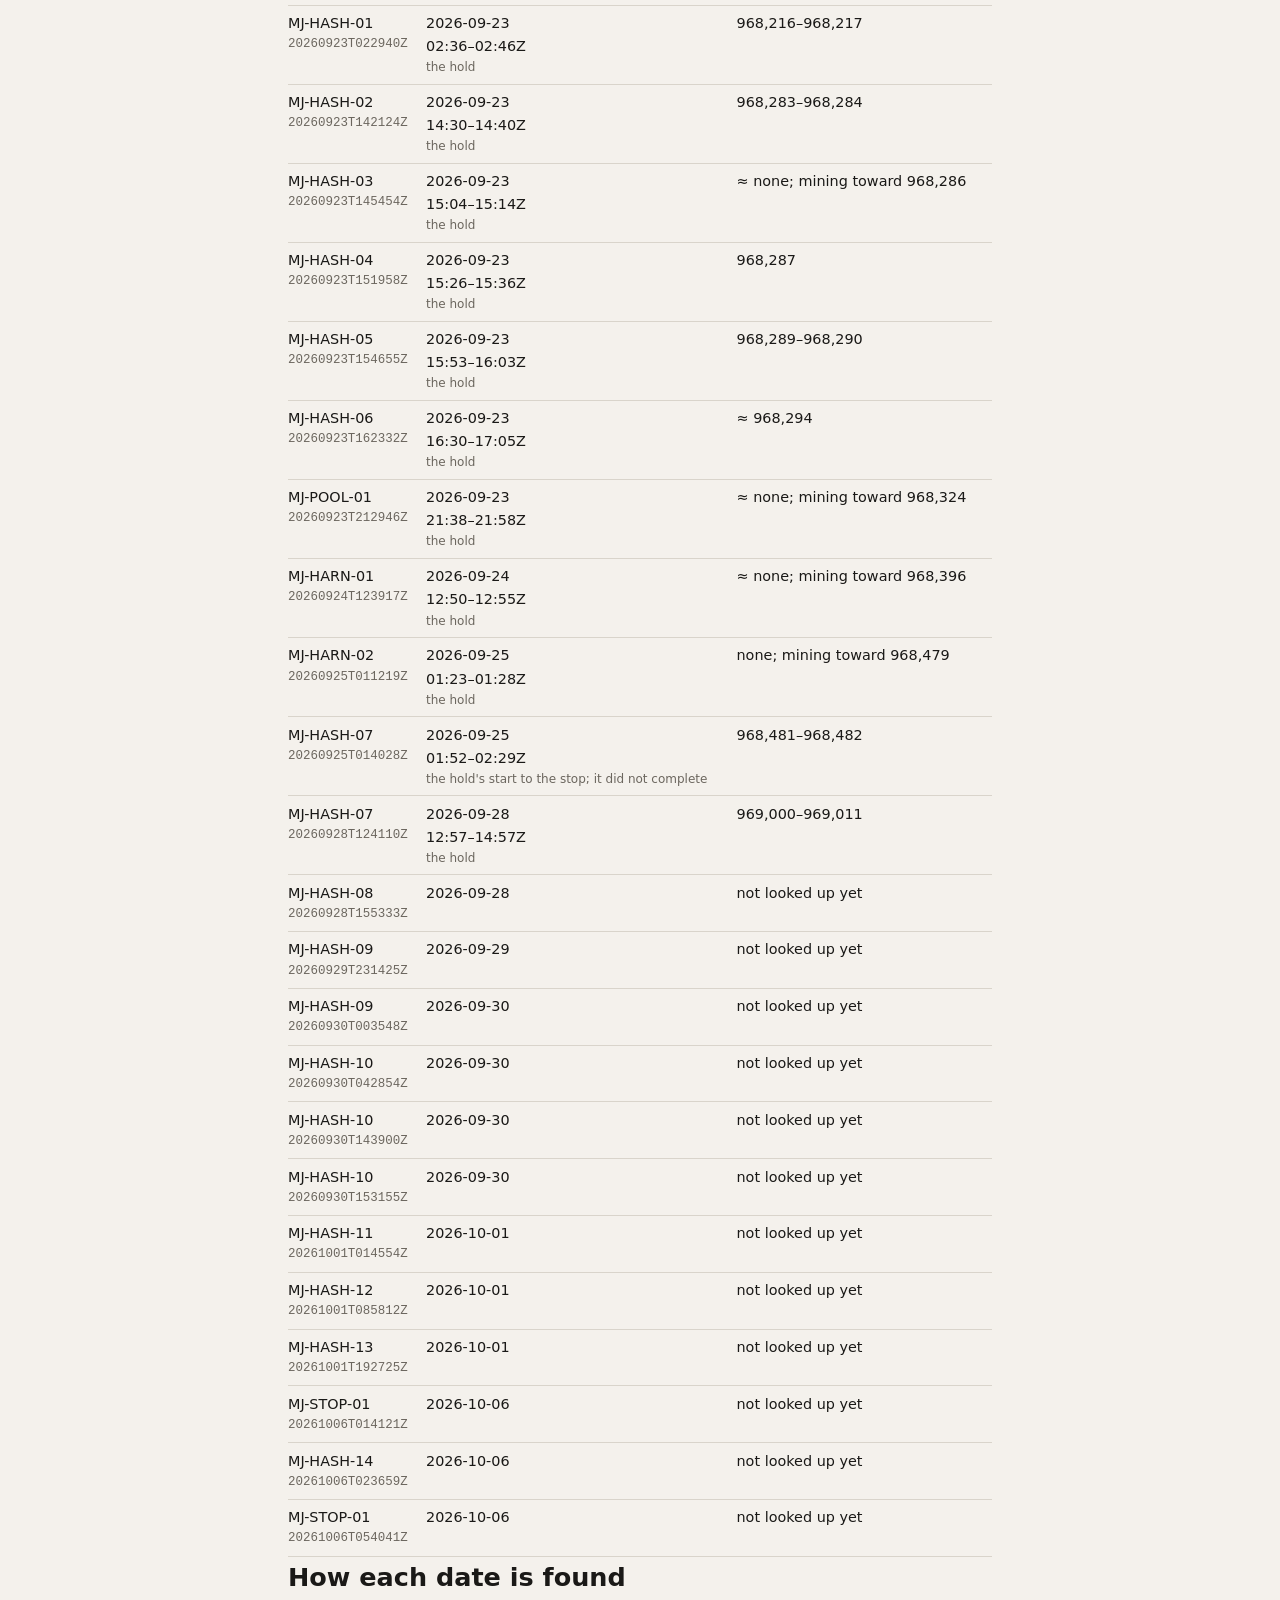
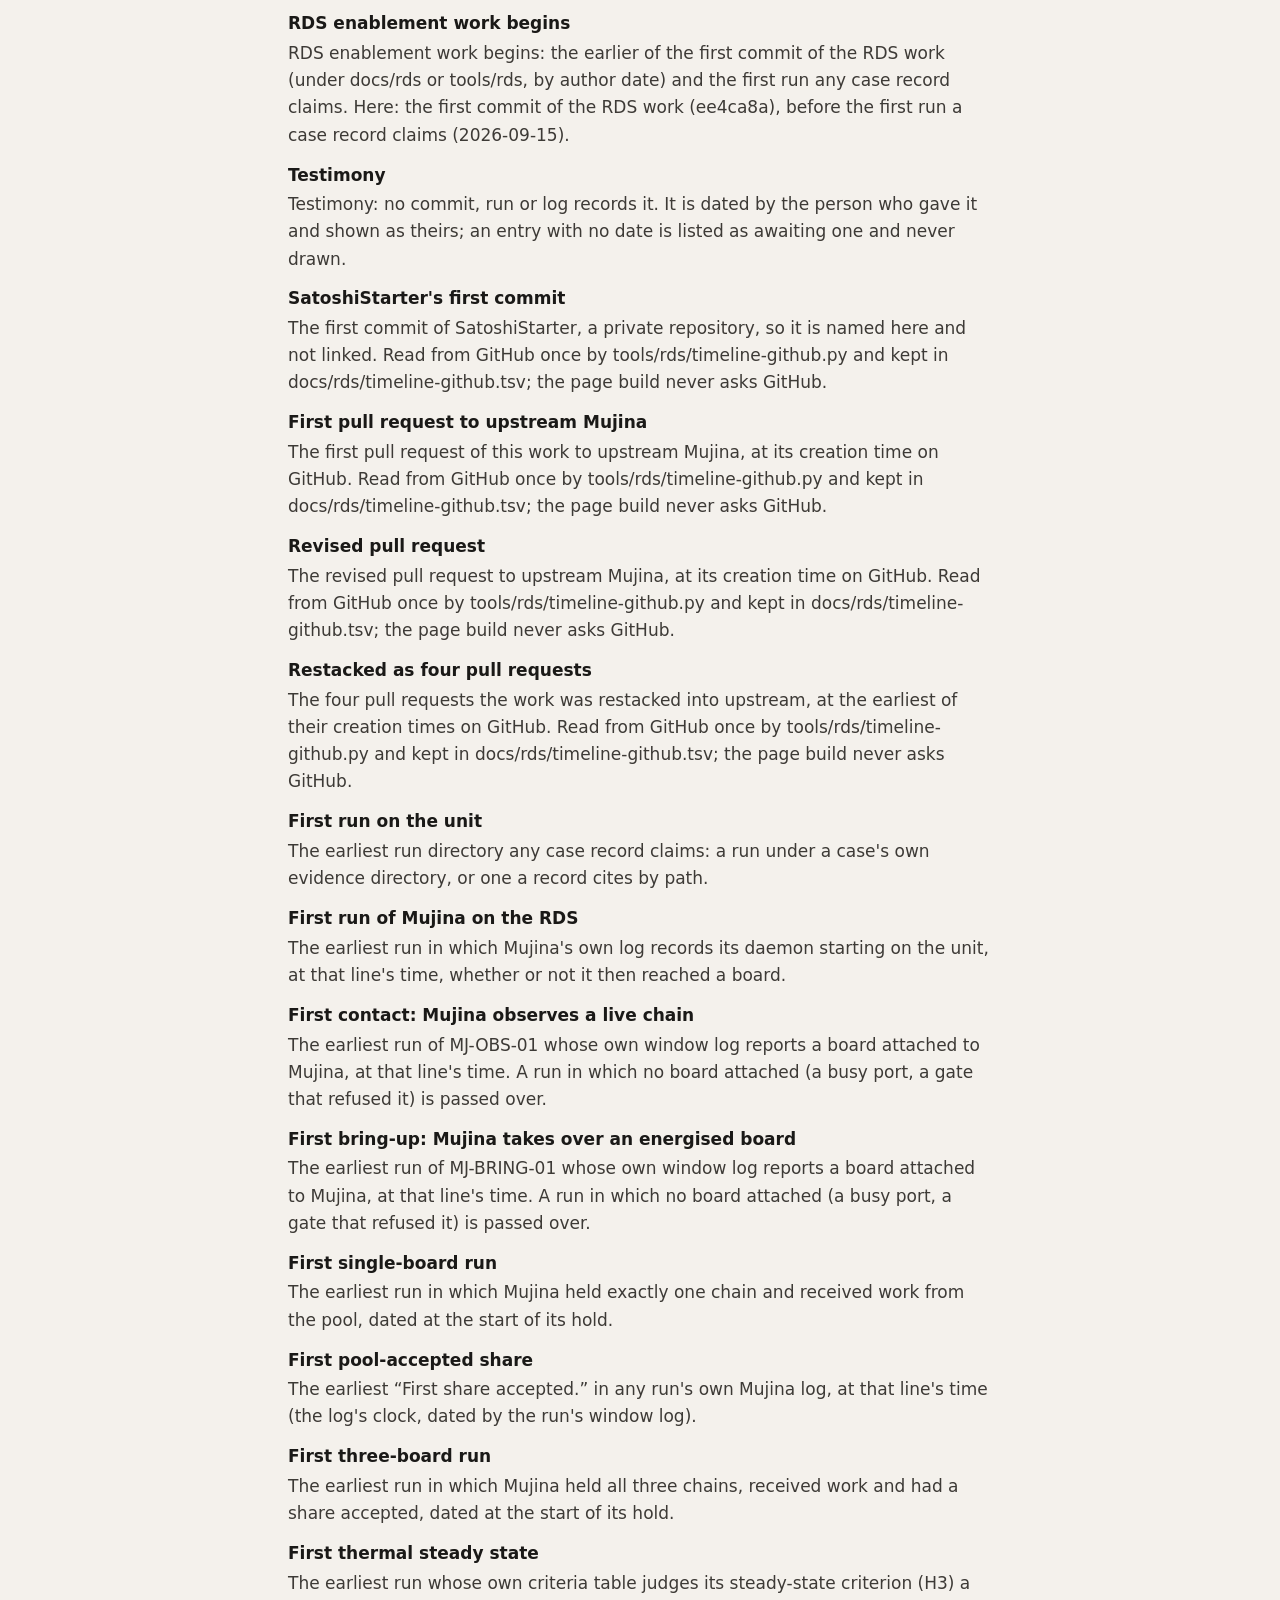
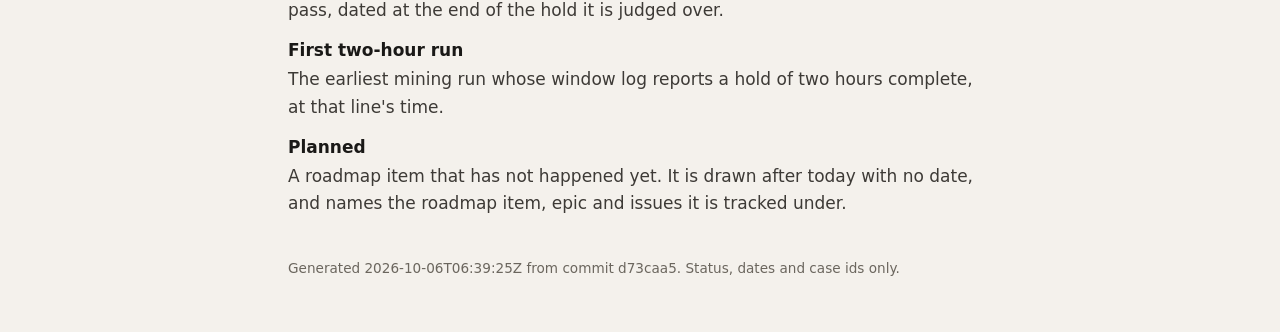
<file: site/timeline/index.html>
<!doctype html>
<html lang="en">
<head>
<meta charset="utf-8">
<meta name="viewport" content="width=device-width, initial-scale=1">
<title>Timeline &middot; Mujina BZM2</title>
<link rel="stylesheet" href="../css/theme.css">
<link rel="stylesheet" href="../css/styles.css">
<script src="../js/theme.js"></script>
<style>
  main.timeline { max-width: 46rem; margin: 0 auto; padding: 2rem 1rem 4rem; line-height: 1.6; }
  nav.crumbs { max-width: 46rem; margin: 0 auto; padding: 1rem 1rem 0; font-size: .9rem; }
  main.timeline figure { margin: 1rem 0 1.5rem; }
  main.timeline svg.tl { display: block; width: 100%; max-width: 28rem; height: auto; margin: 0 auto; }
  main.timeline figcaption { font-size: .85rem; color: var(--muted); max-width: 28rem; margin: .5rem auto 0; }
  .tl-toggle { display: none; gap: .4rem; justify-content: center; margin: 1.25rem 0 0; }
  main.tl-js .tl-toggle { display: flex; }
  .tl-toggle button { font: inherit; font-size: .9rem; padding: .35rem .9rem; border-radius: 999px; cursor: pointer;
    border: 1px solid var(--border, #d9d4cb); background: transparent; color: inherit; }
  .tl-toggle button[aria-pressed="true"] { background: var(--accent, #0e938b); border-color: var(--accent, #0e938b);
    color: #fff; }
  main.tl-show-key ol.tl-list li[data-level="detail"] { display: none; }
  ol.tl-list { padding-left: 1.25rem; }
  ol.tl-list li { margin: .45rem 0; }
  ol.tl-list li.tl-said-li time::after { content: ""; }
  ol.tl-list time, .tl-run { font-family: var(--mono, ui-monospace, monospace); font-size: .88em; }
  dl.tl-how dt { font-weight: 600; margin-top: .8rem; }
  dl.tl-how dd { margin: .15rem 0 0 0; color: var(--ink-soft); }
  p.tl-prov { margin-top: 2.5rem; font-size: .85rem; color: var(--muted); }
  .tl-scroll { overflow-x: auto; }
  table.tl-runs { border-collapse: collapse; width: 100%; font-size: .9rem; }
  table.tl-runs th, table.tl-runs td { text-align: left; vertical-align: top; padding: .4rem .6rem .4rem 0;
    border-bottom: 1px solid var(--border, #d9d4cb); }
  table.tl-runs th { font-weight: 600; white-space: nowrap; }
  table.tl-runs td { font-variant-numeric: tabular-nums; }
  table.tl-runs .tl-run { display: block; color: var(--muted); font-family: var(--mono, ui-monospace, monospace);
    font-size: .78rem; }
  table.tl-runs .tl-when { white-space: nowrap; }
  table.tl-runs small { display: block; color: var(--muted); }
</style>
</head>
<body>
<nav class="crumbs"><a href="../">Mujina BZM2</a> &rsaquo; Timeline</nav>
<main class="timeline">
<h1>Timeline</h1>
<p>From 2025-01-31 to 2026-10-06, the day this page was built: 12 key milestones, and 30 in the detailed
view. Each is dated from a record when the page is built &mdash; a commit, a pull request on GitHub, a run
directory, a line in a run's own log, a row of a run's own criteria table &mdash; except testimony, which is
dated by the person who gave it and says so. What is planned comes last, with no date.</p>
<div class="tl-toggle" role="group" aria-label="Level of detail">
<button type="button" data-view="key" aria-pressed="true">High-level</button>
<button type="button" data-view="detail" aria-pressed="false">Detailed</button>
</div>
<figure data-view="key">
<svg xmlns="http://www.w3.org/2000/svg" class="tl" data-view="key" viewBox="0 0 360 1080" width="360" height="1080" role="img" aria-labelledby="tl-title-key tl-desc-key">
<title id="tl-title-key">Timeline, high-level view, 2025-06-09 to 2026-10-06</title>
<desc id="tl-desc-key">12 milestones in order along a vertical line, alternating sides, then what is planned; spaced by order, not by time. A pill marks each new year and a break marks each gap of more than a month. The same list follows as text.</desc>
<style>
svg.tl{--tl-ink:#1a1917;--tl-muted:#6b665e;--tl-line:rgba(26,25,23,.28);--tl-accent:#0e938b;--tl-surface:#ffffff;--tl-said:#b45309;--tl-pill:#efece6;font-family:Ubuntu,ui-sans-serif,system-ui,-apple-system,sans-serif}
@media (prefers-color-scheme:dark){svg.tl:root,:root:not([data-theme="light"]) svg.tl{--tl-ink:#d6dde3;--tl-muted:#8b95a0;--tl-line:rgba(214,221,227,.3);--tl-accent:#2dd4bf;--tl-surface:#151a1f;--tl-said:#f59e0b;--tl-pill:#232a31}}
:root[data-theme="dark"] svg.tl{--tl-ink:#d6dde3;--tl-muted:#8b95a0;--tl-line:rgba(214,221,227,.3);--tl-accent:#2dd4bf;--tl-surface:#151a1f;--tl-said:#f59e0b;--tl-pill:#232a31}
svg.tl .tl-bg{fill:var(--tl-surface)}svg.tl .tl-rule{stroke:var(--tl-line);stroke-width:1.5;fill:none}
svg.tl .tl-plan-rule{stroke:var(--tl-line);stroke-width:1.5;stroke-dasharray:4 4;fill:none}
svg.tl .tl-label{fill:var(--tl-ink);font-size:13.5px;font-weight:500}
svg.tl .tl-sub{fill:var(--tl-muted);font-size:12px;font-variant-numeric:tabular-nums}
svg.tl .tl-pill{fill:var(--tl-pill);stroke:var(--tl-line);stroke-width:1}
svg.tl .tl-band{fill:var(--tl-ink);font-size:12px;font-weight:600;font-variant-numeric:tabular-nums}
svg.tl .tl-gap{fill:var(--tl-muted);font-size:11.5px;font-style:italic}
svg.tl .tl-cut{fill:var(--tl-surface)}
svg.tl .tl-dot{fill:var(--tl-accent);stroke:var(--tl-surface);stroke-width:2}
svg.tl .tl-said{fill:var(--tl-surface);stroke:var(--tl-said);stroke-width:2.5}
svg.tl .tl-bound{fill:var(--tl-surface);stroke:var(--tl-accent);stroke-width:2}
svg.tl .tl-plan{fill:var(--tl-surface);stroke:var(--tl-muted);stroke-width:2;stroke-dasharray:3 2}
</style>
<rect class="tl-bg" x="0" y="0" width="360" height="1080" rx="14"/>
<line class="tl-rule" x1="180" y1="18.0" x2="180" y2="919.0"/>
<line class="tl-plan-rule" x1="180" y1="919.0" x2="180" y2="1019.0"/>
<rect class="tl-pill" x="159.0" y="23.0" width="42.0" height="20" rx="10"/>
<text class="tl-band" x="180" y="37.0" text-anchor="middle">2025</text>
<rect class="tl-cut" x="176" y="132.0" width="8" height="14"/>
<path class="tl-rule" d="M173,136.0 l14,-5 M173,144.0 l14,-5"/>
<text class="tl-gap" x="194" y="143.0">3 months later</text>
<rect class="tl-cut" x="176" y="238.0" width="8" height="14"/>
<path class="tl-rule" d="M173,242.0 l14,-5 M173,250.0 l14,-5"/>
<text class="tl-gap" x="194" y="249.0">7 weeks later</text>
<rect class="tl-pill" x="159.0" y="373.0" width="42.0" height="20" rx="10"/>
<text class="tl-band" x="180" y="387.0" text-anchor="middle">2026</text>
<rect class="tl-cut" x="176" y="406.0" width="8" height="14"/>
<path class="tl-rule" d="M173,410.0 l14,-5 M173,418.0 l14,-5"/>
<text class="tl-gap" x="194" y="417.0">3 months later</text>
<rect class="tl-cut" x="176" y="498.0" width="8" height="14"/>
<path class="tl-rule" d="M173,502.0 l14,-5 M173,510.0 l14,-5"/>
<text class="tl-gap" x="194" y="509.0">5 weeks later</text>
<rect class="tl-cut" x="176" y="612.0" width="8" height="14"/>
<path class="tl-rule" d="M173,616.0 l14,-5 M173,624.0 l14,-5"/>
<text class="tl-gap" x="194" y="623.0">2 months later</text>
<rect class="tl-cut" x="176" y="718.0" width="8" height="14"/>
<path class="tl-rule" d="M173,722.0 l14,-5 M173,730.0 l14,-5"/>
<text class="tl-gap" x="194" y="729.0">3 months later</text>
<rect class="tl-pill" x="159.0" y="959.0" width="42.0" height="20" rx="10"/>
<text class="tl-band" x="180" y="973.0" text-anchor="middle">Next</text>
<g class="tl-mark" data-id="grant-approved" data-side="right"><title>ASIC grant request approved · 2025-06-09 · per Ronald Bynoe</title>
<line class="tl-rule" x1="186" y1="59.0" x2="190" y2="59.0"/>
<text class="tl-label" x="194" y="64.0" text-anchor="start">ASIC grant request</text>
<text class="tl-label" x="194" y="80.0" text-anchor="start">approved</text>
<text class="tl-sub" x="194" y="95.0" text-anchor="start">2025-06-09 · per Ronald</text>
<text class="tl-sub" x="194" y="109.0" text-anchor="start">Bynoe</text>
</g>
<g class="tl-mark" data-id="asics-received" data-side="left"><title>Received the grant of 54,000 ASICs · 2025-09-10 · per Ronald Bynoe</title>
<line class="tl-rule" x1="174" y1="165.0" x2="170" y2="165.0"/>
<text class="tl-label" x="166" y="170.0" text-anchor="end">Received the grant of</text>
<text class="tl-label" x="166" y="186.0" text-anchor="end">54,000 ASICs</text>
<text class="tl-sub" x="166" y="201.0" text-anchor="end">2025-09-10 · per Ronald</text>
<text class="tl-sub" x="166" y="215.0" text-anchor="end">Bynoe</text>
</g>
<g class="tl-mark" data-id="campaign-launch" data-side="right"><title>Crowdfunding campaign launched publicly, on the 17th Whitepaper Day · 2025-10-31 · per Ronald Bynoe</title>
<line class="tl-rule" x1="186" y1="271.0" x2="190" y2="271.0"/>
<text class="tl-label" x="194" y="276.0" text-anchor="start">Crowdfunding campaign</text>
<text class="tl-label" x="194" y="292.0" text-anchor="start">launched publicly, on</text>
<text class="tl-label" x="194" y="308.0" text-anchor="start">the 17th Whitepaper</text>
<text class="tl-label" x="194" y="324.0" text-anchor="start">Day</text>
<text class="tl-sub" x="194" y="339.0" text-anchor="start">2025-10-31 · per Ronald</text>
<text class="tl-sub" x="194" y="353.0" text-anchor="start">Bynoe</text>
</g>
<g class="tl-mark" data-id="satoshistarter" data-side="left"><title>SatoshiStarter&#x27;s first commit · 2026-02-03 03:52Z</title>
<line class="tl-rule" x1="174" y1="439.0" x2="170" y2="439.0"/>
<text class="tl-label" x="166" y="444.0" text-anchor="end">SatoshiStarter&#x27;s</text>
<text class="tl-label" x="166" y="460.0" text-anchor="end">first commit</text>
<text class="tl-sub" x="166" y="475.0" text-anchor="end">2026-02-03 03:52Z</text>
</g>
<g class="tl-mark" data-id="first-pr" data-side="right"><title>First pull request to upstream Mujina · 2026-03-07 00:10Z · upstream #37</title>
<line class="tl-rule" x1="186" y1="531.0" x2="190" y2="531.0"/>
<text class="tl-label" x="194" y="536.0" text-anchor="start">First pull request to</text>
<text class="tl-label" x="194" y="552.0" text-anchor="start">upstream Mujina</text>
<text class="tl-sub" x="194" y="567.0" text-anchor="start">2026-03-07 00:10Z ·</text>
<text class="tl-sub" x="194" y="581.0" text-anchor="start">upstream #37</text>
</g>
<g class="tl-mark" data-id="revised-pr" data-side="left"><title>Revised pull request · 2026-04-04 05:24Z · upstream #53</title>
<line class="tl-rule" x1="174" y1="555.0" x2="170" y2="555.0"/>
<text class="tl-label" x="166" y="560.0" text-anchor="end">Revised pull request</text>
<text class="tl-sub" x="166" y="575.0" text-anchor="end">2026-04-04 05:24Z ·</text>
<text class="tl-sub" x="166" y="589.0" text-anchor="end">upstream #53</text>
</g>
<g class="tl-mark" data-id="restack" data-side="right"><title>Restacked as four pull requests · 2026-06-11 05:35Z · upstream #68–#71</title>
<line class="tl-rule" x1="186" y1="645.0" x2="190" y2="645.0"/>
<text class="tl-label" x="194" y="650.0" text-anchor="start">Restacked as four</text>
<text class="tl-label" x="194" y="666.0" text-anchor="start">pull requests</text>
<text class="tl-sub" x="194" y="681.0" text-anchor="start">2026-06-11 05:35Z ·</text>
<text class="tl-sub" x="194" y="695.0" text-anchor="start">upstream #68–#71</text>
</g>
<g class="tl-mark" data-id="first-mujina" data-side="left"><title>First run of Mujina on the RDS · 2026-09-15 03:40Z · MJ-BAUD-01 · run 20260915T034026Z</title>
<line class="tl-rule" x1="174" y1="751.0" x2="170" y2="751.0"/>
<text class="tl-label" x="166" y="756.0" text-anchor="end">First run of Mujina</text>
<text class="tl-label" x="166" y="772.0" text-anchor="end">on the RDS</text>
<text class="tl-sub" x="166" y="787.0" text-anchor="end">2026-09-15 03:40Z ·</text>
<text class="tl-sub" x="166" y="801.0" text-anchor="end">MJ-BAUD-01</text>
</g>
<g class="tl-mark" data-id="single-board" data-side="right"><title>First single-board run · 2026-09-22 20:53Z · MJ-HASH-01 · run 20260922T204923Z</title>
<line class="tl-rule" x1="186" y1="775.0" x2="190" y2="775.0"/>
<text class="tl-label" x="194" y="780.0" text-anchor="start">First single-board</text>
<text class="tl-label" x="194" y="796.0" text-anchor="start">run</text>
<text class="tl-sub" x="194" y="811.0" text-anchor="start">2026-09-22 20:53Z ·</text>
<text class="tl-sub" x="194" y="825.0" text-anchor="start">MJ-HASH-01</text>
</g>
<g class="tl-mark" data-id="first-share" data-side="left"><title>First pool-accepted share · 2026-09-23 02:37Z · MJ-HASH-01 · run 20260923T022940Z</title>
<line class="tl-rule" x1="174" y1="823.0" x2="170" y2="823.0"/>
<text class="tl-label" x="166" y="828.0" text-anchor="end">First pool-accepted</text>
<text class="tl-label" x="166" y="844.0" text-anchor="end">share</text>
<text class="tl-sub" x="166" y="859.0" text-anchor="end">2026-09-23 02:37Z ·</text>
<text class="tl-sub" x="166" y="873.0" text-anchor="end">MJ-HASH-01</text>
</g>
<g class="tl-mark" data-id="three-boards" data-side="right"><title>First three-board run · 2026-09-23 15:53Z · MJ-HASH-05 · run 20260923T154655Z</title>
<line class="tl-rule" x1="186" y1="847.0" x2="190" y2="847.0"/>
<text class="tl-label" x="194" y="852.0" text-anchor="start">First three-board run</text>
<text class="tl-sub" x="194" y="867.0" text-anchor="start">2026-09-23 15:53Z ·</text>
<text class="tl-sub" x="194" y="881.0" text-anchor="start">MJ-HASH-05</text>
</g>
<g class="tl-mark" data-id="two-hours" data-side="left"><title>First two-hour run · 2026-09-28 14:57Z · MJ-HASH-07 · run 20260928T124110Z</title>
<line class="tl-rule" x1="174" y1="895.0" x2="170" y2="895.0"/>
<text class="tl-label" x="166" y="900.0" text-anchor="end">First two-hour run</text>
<text class="tl-sub" x="166" y="915.0" text-anchor="end">2026-09-28 14:57Z ·</text>
<text class="tl-sub" x="166" y="929.0" text-anchor="end">MJ-HASH-07</text>
</g>
<g class="tl-mark" data-id="now" data-side="right"><title>Today · 2026-10-06</title>
<line class="tl-rule" x1="186" y1="919.0" x2="190" y2="919.0"/>
<text class="tl-label" x="194" y="924.0" text-anchor="start">Today</text>
<text class="tl-sub" x="194" y="939.0" text-anchor="start">2026-10-06</text>
</g>
<g class="tl-mark" data-id="plan-48h" data-side="left"><title>48-hour run · planned, no date · #82 #137</title>
<line class="tl-rule" x1="174" y1="995.0" x2="170" y2="995.0"/>
<text class="tl-label" x="166" y="1000.0" text-anchor="end">48-hour run</text>
<text class="tl-sub" x="166" y="1015.0" text-anchor="end">planned, no date · #82</text>
<text class="tl-sub" x="166" y="1029.0" text-anchor="end">#137</text>
</g>
<g class="tl-mark" data-id="plan-calibration" data-side="right"><title>Calibration by Mujina · planned, no date · #158 #87 #147</title>
<line class="tl-rule" x1="186" y1="1019.0" x2="190" y2="1019.0"/>
<text class="tl-label" x="194" y="1024.0" text-anchor="start">Calibration by Mujina</text>
<text class="tl-sub" x="194" y="1039.0" text-anchor="start">planned, no date · #158</text>
<text class="tl-sub" x="194" y="1053.0" text-anchor="start">#87 #147</text>
</g>
<circle class="tl-said" data-id="grant-approved" cx="180" cy="59.0" r="5"/>
<circle class="tl-said" data-id="asics-received" cx="180" cy="165.0" r="5"/>
<circle class="tl-said" data-id="campaign-launch" cx="180" cy="271.0" r="5"/>
<circle class="tl-dot" data-id="satoshistarter" cx="180" cy="439.0" r="5"/>
<circle class="tl-dot" data-id="first-pr" cx="180" cy="531.0" r="5"/>
<circle class="tl-dot" data-id="revised-pr" cx="180" cy="555.0" r="5"/>
<circle class="tl-dot" data-id="restack" cx="180" cy="645.0" r="5"/>
<circle class="tl-dot" data-id="first-mujina" cx="180" cy="751.0" r="5"/>
<circle class="tl-dot" data-id="single-board" cx="180" cy="775.0" r="5"/>
<circle class="tl-dot" data-id="first-share" cx="180" cy="823.0" r="5"/>
<circle class="tl-dot" data-id="three-boards" cx="180" cy="847.0" r="5"/>
<circle class="tl-dot" data-id="two-hours" cx="180" cy="895.0" r="5"/>
<circle class="tl-bound" data-id="now" cx="180" cy="919.0" r="5"/>
<circle class="tl-plan" data-id="plan-48h" cx="180" cy="995.0" r="5"/>
<circle class="tl-plan" data-id="plan-calibration" cx="180" cy="1019.0" r="5"/>
</svg>
<figcaption>Spaced by order, not by time: each milestone follows the one before it, on alternating sides of the line. A pill marks each new year, and a break in the line marks a gap of more than a month and says how long it was. Times are UTC. Hollow amber markers are testimony, dated by the person who gave it; dashed rings after today are planned, with no date. The drawing alone is also an SVG file:
<a href="timeline.svg">high-level</a>, <a href="timeline-detail.svg">detailed</a>.</figcaption>
</figure>
<figure data-view="detail" hidden>
<svg xmlns="http://www.w3.org/2000/svg" class="tl" data-view="detail" viewBox="0 0 360 1794" width="360" height="1794" role="img" aria-labelledby="tl-title-detail tl-desc-detail">
<title id="tl-title-detail">Timeline, detailed view, 2025-01-31 to 2026-10-06</title>
<desc id="tl-desc-detail">30 milestones in order along a vertical line, alternating sides, then what is planned; spaced by order, not by time. A pill marks each new year and a break marks each gap of more than a month. The same list follows as text.</desc>
<style>
svg.tl{--tl-ink:#1a1917;--tl-muted:#6b665e;--tl-line:rgba(26,25,23,.28);--tl-accent:#0e938b;--tl-surface:#ffffff;--tl-said:#b45309;--tl-pill:#efece6;font-family:Ubuntu,ui-sans-serif,system-ui,-apple-system,sans-serif}
@media (prefers-color-scheme:dark){svg.tl:root,:root:not([data-theme="light"]) svg.tl{--tl-ink:#d6dde3;--tl-muted:#8b95a0;--tl-line:rgba(214,221,227,.3);--tl-accent:#2dd4bf;--tl-surface:#151a1f;--tl-said:#f59e0b;--tl-pill:#232a31}}
:root[data-theme="dark"] svg.tl{--tl-ink:#d6dde3;--tl-muted:#8b95a0;--tl-line:rgba(214,221,227,.3);--tl-accent:#2dd4bf;--tl-surface:#151a1f;--tl-said:#f59e0b;--tl-pill:#232a31}
svg.tl .tl-bg{fill:var(--tl-surface)}svg.tl .tl-rule{stroke:var(--tl-line);stroke-width:1.5;fill:none}
svg.tl .tl-plan-rule{stroke:var(--tl-line);stroke-width:1.5;stroke-dasharray:4 4;fill:none}
svg.tl .tl-label{fill:var(--tl-ink);font-size:13.5px;font-weight:500}
svg.tl .tl-sub{fill:var(--tl-muted);font-size:12px;font-variant-numeric:tabular-nums}
svg.tl .tl-pill{fill:var(--tl-pill);stroke:var(--tl-line);stroke-width:1}
svg.tl .tl-band{fill:var(--tl-ink);font-size:12px;font-weight:600;font-variant-numeric:tabular-nums}
svg.tl .tl-gap{fill:var(--tl-muted);font-size:11.5px;font-style:italic}
svg.tl .tl-cut{fill:var(--tl-surface)}
svg.tl .tl-dot{fill:var(--tl-accent);stroke:var(--tl-surface);stroke-width:2}
svg.tl .tl-said{fill:var(--tl-surface);stroke:var(--tl-said);stroke-width:2.5}
svg.tl .tl-bound{fill:var(--tl-surface);stroke:var(--tl-accent);stroke-width:2}
svg.tl .tl-plan{fill:var(--tl-surface);stroke:var(--tl-muted);stroke-width:2;stroke-dasharray:3 2}
</style>
<rect class="tl-bg" x="0" y="0" width="360" height="1794" rx="14"/>
<line class="tl-rule" x1="180" y1="18.0" x2="180" y2="1633.0"/>
<line class="tl-plan-rule" x1="180" y1="1633.0" x2="180" y2="1733.0"/>
<rect class="tl-pill" x="159.0" y="23.0" width="42.0" height="20" rx="10"/>
<text class="tl-band" x="180" y="37.0" text-anchor="middle">2025</text>
<rect class="tl-cut" x="176" y="132.0" width="8" height="14"/>
<path class="tl-rule" d="M173,136.0 l14,-5 M173,144.0 l14,-5"/>
<text class="tl-gap" x="194" y="143.0">4 months later</text>
<rect class="tl-cut" x="176" y="382.0" width="8" height="14"/>
<path class="tl-rule" d="M173,386.0 l14,-5 M173,394.0 l14,-5"/>
<text class="tl-gap" x="194" y="393.0">5 weeks later</text>
<rect class="tl-pill" x="159.0" y="893.0" width="42.0" height="20" rx="10"/>
<text class="tl-band" x="180" y="907.0" text-anchor="middle">2026</text>
<rect class="tl-cut" x="176" y="926.0" width="8" height="14"/>
<path class="tl-rule" d="M173,930.0 l14,-5 M173,938.0 l14,-5"/>
<text class="tl-gap" x="194" y="937.0">3 months later</text>
<rect class="tl-cut" x="176" y="1018.0" width="8" height="14"/>
<path class="tl-rule" d="M173,1022.0 l14,-5 M173,1030.0 l14,-5"/>
<text class="tl-gap" x="194" y="1029.0">5 weeks later</text>
<rect class="tl-cut" x="176" y="1132.0" width="8" height="14"/>
<path class="tl-rule" d="M173,1136.0 l14,-5 M173,1144.0 l14,-5"/>
<text class="tl-gap" x="194" y="1143.0">2 months later</text>
<rect class="tl-cut" x="176" y="1238.0" width="8" height="14"/>
<path class="tl-rule" d="M173,1242.0 l14,-5 M173,1250.0 l14,-5"/>
<text class="tl-gap" x="194" y="1249.0">3 months later</text>
<rect class="tl-pill" x="159.0" y="1673.0" width="42.0" height="20" rx="10"/>
<text class="tl-band" x="180" y="1687.0" text-anchor="middle">Next</text>
<g class="tl-mark" data-id="grant-announced" data-side="right"><title>BZM2 ASIC grant program announced · 2025-01-31 · per Ronald Bynoe</title>
<line class="tl-rule" x1="186" y1="59.0" x2="190" y2="59.0"/>
<text class="tl-label" x="194" y="64.0" text-anchor="start">BZM2 ASIC grant</text>
<text class="tl-label" x="194" y="80.0" text-anchor="start">program announced</text>
<text class="tl-sub" x="194" y="95.0" text-anchor="start">2025-01-31 · per Ronald</text>
<text class="tl-sub" x="194" y="109.0" text-anchor="start">Bynoe</text>
</g>
<g class="tl-mark" data-id="grant-applied" data-side="left"><title>Applied for the ASIC grant · 2025-06-05 · per Ronald Bynoe</title>
<line class="tl-rule" x1="174" y1="165.0" x2="170" y2="165.0"/>
<text class="tl-label" x="166" y="170.0" text-anchor="end">Applied for the ASIC</text>
<text class="tl-label" x="166" y="186.0" text-anchor="end">grant</text>
<text class="tl-sub" x="166" y="201.0" text-anchor="end">2025-06-05 · per Ronald</text>
<text class="tl-sub" x="166" y="215.0" text-anchor="end">Bynoe</text>
</g>
<g class="tl-mark" data-id="grant-approved" data-side="right"><title>ASIC grant request approved · 2025-06-09 · per Ronald Bynoe</title>
<line class="tl-rule" x1="186" y1="189.0" x2="190" y2="189.0"/>
<text class="tl-label" x="194" y="194.0" text-anchor="start">ASIC grant request</text>
<text class="tl-label" x="194" y="210.0" text-anchor="start">approved</text>
<text class="tl-sub" x="194" y="225.0" text-anchor="start">2025-06-09 · per Ronald</text>
<text class="tl-sub" x="194" y="239.0" text-anchor="start">Bynoe</text>
</g>
<g class="tl-mark" data-id="hardware-contract" data-side="left"><title>Hardware development contracted · 2025-06-10 · per Ronald Bynoe</title>
<line class="tl-rule" x1="174" y1="237.0" x2="170" y2="237.0"/>
<text class="tl-label" x="166" y="242.0" text-anchor="end">Hardware development</text>
<text class="tl-label" x="166" y="258.0" text-anchor="end">contracted</text>
<text class="tl-sub" x="166" y="273.0" text-anchor="end">2025-06-10 · per Ronald</text>
<text class="tl-sub" x="166" y="287.0" text-anchor="end">Bynoe</text>
</g>
<g class="tl-mark" data-id="cobrand-pitch" data-side="right"><title>Pitched a co-branded miner to an education partner · 2025-06-30 · per Ronald Bynoe</title>
<line class="tl-rule" x1="186" y1="261.0" x2="190" y2="261.0"/>
<text class="tl-label" x="194" y="266.0" text-anchor="start">Pitched a co-branded</text>
<text class="tl-label" x="194" y="282.0" text-anchor="start">miner to an education</text>
<text class="tl-label" x="194" y="298.0" text-anchor="start">partner</text>
<text class="tl-sub" x="194" y="313.0" text-anchor="start">2025-06-30 · per Ronald</text>
<text class="tl-sub" x="194" y="327.0" text-anchor="start">Bynoe</text>
</g>
<g class="tl-mark" data-id="artwork-contract" data-side="left"><title>Artwork development contracted · 2025-07-30 · per Ronald Bynoe</title>
<line class="tl-rule" x1="174" y1="309.0" x2="170" y2="309.0"/>
<text class="tl-label" x="166" y="314.0" text-anchor="end">Artwork development</text>
<text class="tl-label" x="166" y="330.0" text-anchor="end">contracted</text>
<text class="tl-sub" x="166" y="345.0" text-anchor="end">2025-07-30 · per Ronald</text>
<text class="tl-sub" x="166" y="359.0" text-anchor="end">Bynoe</text>
</g>
<g class="tl-mark" data-id="grant-public" data-side="right"><title>Grant recipients made public · 2025-09-05 · per Ronald Bynoe</title>
<line class="tl-rule" x1="186" y1="415.0" x2="190" y2="415.0"/>
<text class="tl-label" x="194" y="420.0" text-anchor="start">Grant recipients made</text>
<text class="tl-label" x="194" y="436.0" text-anchor="start">public</text>
<text class="tl-sub" x="194" y="451.0" text-anchor="start">2025-09-05 · per Ronald</text>
<text class="tl-sub" x="194" y="465.0" text-anchor="start">Bynoe</text>
</g>
<g class="tl-mark" data-id="asics-received" data-side="left"><title>Received the grant of 54,000 ASICs · 2025-09-10 · per Ronald Bynoe</title>
<line class="tl-rule" x1="174" y1="439.0" x2="170" y2="439.0"/>
<text class="tl-label" x="166" y="444.0" text-anchor="end">Received the grant of</text>
<text class="tl-label" x="166" y="460.0" text-anchor="end">54,000 ASICs</text>
<text class="tl-sub" x="166" y="475.0" text-anchor="end">2025-09-10 · per Ronald</text>
<text class="tl-sub" x="166" y="489.0" text-anchor="end">Bynoe</text>
</g>
<g class="tl-mark" data-id="campaign-planned" data-side="right"><title>Planned an all-or-nothing crowdfunding campaign · 2025-09-15 · per Ronald Bynoe</title>
<line class="tl-rule" x1="186" y1="487.0" x2="190" y2="487.0"/>
<text class="tl-label" x="194" y="492.0" text-anchor="start">Planned an</text>
<text class="tl-label" x="194" y="508.0" text-anchor="start">all-or-nothing</text>
<text class="tl-label" x="194" y="524.0" text-anchor="start">crowdfunding campaign</text>
<text class="tl-sub" x="194" y="539.0" text-anchor="start">2025-09-15 · per Ronald</text>
<text class="tl-sub" x="194" y="553.0" text-anchor="start">Bynoe</text>
</g>
<g class="tl-mark" data-id="cobrand-approved" data-side="left"><title>Approved by a partner to launch a co-branded MiniMiner · 2025-09-24 · per Ronald Bynoe</title>
<line class="tl-rule" x1="174" y1="511.0" x2="170" y2="511.0"/>
<text class="tl-label" x="166" y="516.0" text-anchor="end">Approved by a partner</text>
<text class="tl-label" x="166" y="532.0" text-anchor="end">to launch a</text>
<text class="tl-label" x="166" y="548.0" text-anchor="end">co-branded MiniMiner</text>
<text class="tl-sub" x="166" y="563.0" text-anchor="end">2025-09-24 · per Ronald</text>
<text class="tl-sub" x="166" y="577.0" text-anchor="end">Bynoe</text>
</g>
<g class="tl-mark" data-id="bom-single-asic" data-side="right"><title>Initial bill of materials completed for the single-ASIC design · 2025-10-14 · per Ronald Bynoe</title>
<line class="tl-rule" x1="186" y1="575.0" x2="190" y2="575.0"/>
<text class="tl-label" x="194" y="580.0" text-anchor="start">Initial bill of</text>
<text class="tl-label" x="194" y="596.0" text-anchor="start">materials completed</text>
<text class="tl-label" x="194" y="612.0" text-anchor="start">for the single-ASIC</text>
<text class="tl-label" x="194" y="628.0" text-anchor="start">design</text>
<text class="tl-sub" x="194" y="643.0" text-anchor="start">2025-10-14 · per Ronald</text>
<text class="tl-sub" x="194" y="657.0" text-anchor="start">Bynoe</text>
</g>
<g class="tl-mark" data-id="design-support" data-side="left"><title>Design support agreed for current and future designs · 2025-10-16 · per Ronald Bynoe</title>
<line class="tl-rule" x1="174" y1="599.0" x2="170" y2="599.0"/>
<text class="tl-label" x="166" y="604.0" text-anchor="end">Design support agreed</text>
<text class="tl-label" x="166" y="620.0" text-anchor="end">for current and</text>
<text class="tl-label" x="166" y="636.0" text-anchor="end">future designs</text>
<text class="tl-sub" x="166" y="651.0" text-anchor="end">2025-10-16 · per Ronald</text>
<text class="tl-sub" x="166" y="665.0" text-anchor="end">Bynoe</text>
</g>
<g class="tl-mark" data-id="campaign-soft-launch" data-side="right"><title>Crowdfunding campaign soft launch · 2025-10-30 · per Ronald Bynoe</title>
<line class="tl-rule" x1="186" y1="679.0" x2="190" y2="679.0"/>
<text class="tl-label" x="194" y="684.0" text-anchor="start">Crowdfunding campaign</text>
<text class="tl-label" x="194" y="700.0" text-anchor="start">soft launch</text>
<text class="tl-sub" x="194" y="715.0" text-anchor="start">2025-10-30 · per Ronald</text>
<text class="tl-sub" x="194" y="729.0" text-anchor="start">Bynoe</text>
</g>
<g class="tl-mark" data-id="campaign-launch" data-side="left"><title>Crowdfunding campaign launched publicly, on the 17th Whitepaper Day · 2025-10-31 · per Ronald Bynoe</title>
<line class="tl-rule" x1="174" y1="703.0" x2="170" y2="703.0"/>
<text class="tl-label" x="166" y="708.0" text-anchor="end">Crowdfunding campaign</text>
<text class="tl-label" x="166" y="724.0" text-anchor="end">launched publicly, on</text>
<text class="tl-label" x="166" y="740.0" text-anchor="end">the 17th Whitepaper</text>
<text class="tl-label" x="166" y="756.0" text-anchor="end">Day</text>
<text class="tl-sub" x="166" y="771.0" text-anchor="end">2025-10-31 · per Ronald</text>
<text class="tl-sub" x="166" y="785.0" text-anchor="end">Bynoe</text>
</g>
<g class="tl-mark" data-id="campaign-pitches" data-side="right"><title>Pitched the campaign to mining networks, events and forums · 2025-11 · per Ronald Bynoe</title>
<line class="tl-rule" x1="186" y1="751.0" x2="190" y2="751.0"/>
<text class="tl-label" x="194" y="756.0" text-anchor="start">Pitched the campaign</text>
<text class="tl-label" x="194" y="772.0" text-anchor="start">to mining networks,</text>
<text class="tl-label" x="194" y="788.0" text-anchor="start">events and forums</text>
<text class="tl-sub" x="194" y="803.0" text-anchor="start">2025-11 · per Ronald</text>
<text class="tl-sub" x="194" y="817.0" text-anchor="start">Bynoe</text>
</g>
<g class="tl-mark" data-id="conference-keynote" data-side="left"><title>Pitched in a keynote at a mining conference · 2025-11-12 · per Ronald Bynoe</title>
<line class="tl-rule" x1="174" y1="807.0" x2="170" y2="807.0"/>
<text class="tl-label" x="166" y="812.0" text-anchor="end">Pitched in a keynote</text>
<text class="tl-label" x="166" y="828.0" text-anchor="end">at a mining</text>
<text class="tl-label" x="166" y="844.0" text-anchor="end">conference</text>
<text class="tl-sub" x="166" y="859.0" text-anchor="end">2025-11-12 · per Ronald</text>
<text class="tl-sub" x="166" y="873.0" text-anchor="end">Bynoe</text>
</g>
<g class="tl-mark" data-id="satoshistarter" data-side="right"><title>SatoshiStarter&#x27;s first commit · 2026-02-03 03:52Z</title>
<line class="tl-rule" x1="186" y1="959.0" x2="190" y2="959.0"/>
<text class="tl-label" x="194" y="964.0" text-anchor="start">SatoshiStarter&#x27;s</text>
<text class="tl-label" x="194" y="980.0" text-anchor="start">first commit</text>
<text class="tl-sub" x="194" y="995.0" text-anchor="start">2026-02-03 03:52Z</text>
</g>
<g class="tl-mark" data-id="first-pr" data-side="left"><title>First pull request to upstream Mujina · 2026-03-07 00:10Z · upstream #37</title>
<line class="tl-rule" x1="174" y1="1051.0" x2="170" y2="1051.0"/>
<text class="tl-label" x="166" y="1056.0" text-anchor="end">First pull request to</text>
<text class="tl-label" x="166" y="1072.0" text-anchor="end">upstream Mujina</text>
<text class="tl-sub" x="166" y="1087.0" text-anchor="end">2026-03-07 00:10Z ·</text>
<text class="tl-sub" x="166" y="1101.0" text-anchor="end">upstream #37</text>
</g>
<g class="tl-mark" data-id="revised-pr" data-side="right"><title>Revised pull request · 2026-04-04 05:24Z · upstream #53</title>
<line class="tl-rule" x1="186" y1="1075.0" x2="190" y2="1075.0"/>
<text class="tl-label" x="194" y="1080.0" text-anchor="start">Revised pull request</text>
<text class="tl-sub" x="194" y="1095.0" text-anchor="start">2026-04-04 05:24Z ·</text>
<text class="tl-sub" x="194" y="1109.0" text-anchor="start">upstream #53</text>
</g>
<g class="tl-mark" data-id="restack" data-side="left"><title>Restacked as four pull requests · 2026-06-11 05:35Z · upstream #68–#71</title>
<line class="tl-rule" x1="174" y1="1165.0" x2="170" y2="1165.0"/>
<text class="tl-label" x="166" y="1170.0" text-anchor="end">Restacked as four</text>
<text class="tl-label" x="166" y="1186.0" text-anchor="end">pull requests</text>
<text class="tl-sub" x="166" y="1201.0" text-anchor="end">2026-06-11 05:35Z ·</text>
<text class="tl-sub" x="166" y="1215.0" text-anchor="end">upstream #68–#71</text>
</g>
<g class="tl-mark" data-id="start" data-side="right"><title>RDS enablement work begins · 2026-09-14 16:56Z</title>
<line class="tl-rule" x1="186" y1="1271.0" x2="190" y2="1271.0"/>
<text class="tl-label" x="194" y="1276.0" text-anchor="start">RDS enablement work</text>
<text class="tl-label" x="194" y="1292.0" text-anchor="start">begins</text>
<text class="tl-sub" x="194" y="1307.0" text-anchor="start">2026-09-14 16:56Z</text>
</g>
<g class="tl-mark" data-id="first-run" data-side="left"><title>First run on the unit · 2026-09-15 01:41Z · MJ-OBS-02 · run 20260915T014110Z</title>
<line class="tl-rule" x1="174" y1="1295.0" x2="170" y2="1295.0"/>
<text class="tl-label" x="166" y="1300.0" text-anchor="end">First run on the unit</text>
<text class="tl-sub" x="166" y="1315.0" text-anchor="end">2026-09-15 01:41Z ·</text>
<text class="tl-sub" x="166" y="1329.0" text-anchor="end">MJ-OBS-02</text>
</g>
<g class="tl-mark" data-id="first-mujina" data-side="right"><title>First run of Mujina on the RDS · 2026-09-15 03:40Z · MJ-BAUD-01 · run 20260915T034026Z</title>
<line class="tl-rule" x1="186" y1="1329.0" x2="190" y2="1329.0"/>
<text class="tl-label" x="194" y="1334.0" text-anchor="start">First run of Mujina</text>
<text class="tl-label" x="194" y="1350.0" text-anchor="start">on the RDS</text>
<text class="tl-sub" x="194" y="1365.0" text-anchor="start">2026-09-15 03:40Z ·</text>
<text class="tl-sub" x="194" y="1379.0" text-anchor="start">MJ-BAUD-01</text>
</g>
<g class="tl-mark" data-id="first-contact" data-side="left"><title>First contact: Mujina observes a live chain · 2026-09-15 05:17Z · MJ-OBS-01 · run 20260915T051503Z</title>
<line class="tl-rule" x1="174" y1="1353.0" x2="170" y2="1353.0"/>
<text class="tl-label" x="166" y="1358.0" text-anchor="end">First contact: Mujina</text>
<text class="tl-label" x="166" y="1374.0" text-anchor="end">observes a live chain</text>
<text class="tl-sub" x="166" y="1389.0" text-anchor="end">2026-09-15 05:17Z ·</text>
<text class="tl-sub" x="166" y="1403.0" text-anchor="end">MJ-OBS-01</text>
</g>
<g class="tl-mark" data-id="first-bringup" data-side="right"><title>First bring-up: Mujina takes over an energised board · 2026-09-22 19:25Z · MJ-BRING-01 · run 20260922T191903Z</title>
<line class="tl-rule" x1="186" y1="1401.0" x2="190" y2="1401.0"/>
<text class="tl-label" x="194" y="1406.0" text-anchor="start">First bring-up:</text>
<text class="tl-label" x="194" y="1422.0" text-anchor="start">Mujina takes over an</text>
<text class="tl-label" x="194" y="1438.0" text-anchor="start">energised board</text>
<text class="tl-sub" x="194" y="1453.0" text-anchor="start">2026-09-22 19:25Z ·</text>
<text class="tl-sub" x="194" y="1467.0" text-anchor="start">MJ-BRING-01</text>
</g>
<g class="tl-mark" data-id="single-board" data-side="left"><title>First single-board run · 2026-09-22 20:53Z · MJ-HASH-01 · run 20260922T204923Z</title>
<line class="tl-rule" x1="174" y1="1425.0" x2="170" y2="1425.0"/>
<text class="tl-label" x="166" y="1430.0" text-anchor="end">First single-board</text>
<text class="tl-label" x="166" y="1446.0" text-anchor="end">run</text>
<text class="tl-sub" x="166" y="1461.0" text-anchor="end">2026-09-22 20:53Z ·</text>
<text class="tl-sub" x="166" y="1475.0" text-anchor="end">MJ-HASH-01</text>
</g>
<g class="tl-mark" data-id="first-share" data-side="right"><title>First pool-accepted share · 2026-09-23 02:37Z · MJ-HASH-01 · run 20260923T022940Z</title>
<line class="tl-rule" x1="186" y1="1489.0" x2="190" y2="1489.0"/>
<text class="tl-label" x="194" y="1494.0" text-anchor="start">First pool-accepted</text>
<text class="tl-label" x="194" y="1510.0" text-anchor="start">share</text>
<text class="tl-sub" x="194" y="1525.0" text-anchor="start">2026-09-23 02:37Z ·</text>
<text class="tl-sub" x="194" y="1539.0" text-anchor="start">MJ-HASH-01</text>
</g>
<g class="tl-mark" data-id="three-boards" data-side="left"><title>First three-board run · 2026-09-23 15:53Z · MJ-HASH-05 · run 20260923T154655Z</title>
<line class="tl-rule" x1="174" y1="1513.0" x2="170" y2="1513.0"/>
<text class="tl-label" x="166" y="1518.0" text-anchor="end">First three-board run</text>
<text class="tl-sub" x="166" y="1533.0" text-anchor="end">2026-09-23 15:53Z ·</text>
<text class="tl-sub" x="166" y="1547.0" text-anchor="end">MJ-HASH-05</text>
</g>
<g class="tl-mark" data-id="steady-state" data-side="right"><title>First thermal steady state · 2026-09-23 17:05Z · MJ-HASH-06 · run 20260923T162332Z</title>
<line class="tl-rule" x1="186" y1="1561.0" x2="190" y2="1561.0"/>
<text class="tl-label" x="194" y="1566.0" text-anchor="start">First thermal steady</text>
<text class="tl-label" x="194" y="1582.0" text-anchor="start">state</text>
<text class="tl-sub" x="194" y="1597.0" text-anchor="start">2026-09-23 17:05Z ·</text>
<text class="tl-sub" x="194" y="1611.0" text-anchor="start">MJ-HASH-06</text>
</g>
<g class="tl-mark" data-id="two-hours" data-side="left"><title>First two-hour run · 2026-09-28 14:57Z · MJ-HASH-07 · run 20260928T124110Z</title>
<line class="tl-rule" x1="174" y1="1585.0" x2="170" y2="1585.0"/>
<text class="tl-label" x="166" y="1590.0" text-anchor="end">First two-hour run</text>
<text class="tl-sub" x="166" y="1605.0" text-anchor="end">2026-09-28 14:57Z ·</text>
<text class="tl-sub" x="166" y="1619.0" text-anchor="end">MJ-HASH-07</text>
</g>
<g class="tl-mark" data-id="now" data-side="right"><title>Today · 2026-10-06</title>
<line class="tl-rule" x1="186" y1="1633.0" x2="190" y2="1633.0"/>
<text class="tl-label" x="194" y="1638.0" text-anchor="start">Today</text>
<text class="tl-sub" x="194" y="1653.0" text-anchor="start">2026-10-06</text>
</g>
<g class="tl-mark" data-id="plan-48h" data-side="left"><title>48-hour run · planned, no date · #82 #137</title>
<line class="tl-rule" x1="174" y1="1709.0" x2="170" y2="1709.0"/>
<text class="tl-label" x="166" y="1714.0" text-anchor="end">48-hour run</text>
<text class="tl-sub" x="166" y="1729.0" text-anchor="end">planned, no date · #82</text>
<text class="tl-sub" x="166" y="1743.0" text-anchor="end">#137</text>
</g>
<g class="tl-mark" data-id="plan-calibration" data-side="right"><title>Calibration by Mujina · planned, no date · #158 #87 #147</title>
<line class="tl-rule" x1="186" y1="1733.0" x2="190" y2="1733.0"/>
<text class="tl-label" x="194" y="1738.0" text-anchor="start">Calibration by Mujina</text>
<text class="tl-sub" x="194" y="1753.0" text-anchor="start">planned, no date · #158</text>
<text class="tl-sub" x="194" y="1767.0" text-anchor="start">#87 #147</text>
</g>
<circle class="tl-said" data-id="grant-announced" cx="180" cy="59.0" r="5"/>
<circle class="tl-said" data-id="grant-applied" cx="180" cy="165.0" r="5"/>
<circle class="tl-said" data-id="grant-approved" cx="180" cy="189.0" r="5"/>
<circle class="tl-said" data-id="hardware-contract" cx="180" cy="237.0" r="5"/>
<circle class="tl-said" data-id="cobrand-pitch" cx="180" cy="261.0" r="5"/>
<circle class="tl-said" data-id="artwork-contract" cx="180" cy="309.0" r="5"/>
<circle class="tl-said" data-id="grant-public" cx="180" cy="415.0" r="5"/>
<circle class="tl-said" data-id="asics-received" cx="180" cy="439.0" r="5"/>
<circle class="tl-said" data-id="campaign-planned" cx="180" cy="487.0" r="5"/>
<circle class="tl-said" data-id="cobrand-approved" cx="180" cy="511.0" r="5"/>
<circle class="tl-said" data-id="bom-single-asic" cx="180" cy="575.0" r="5"/>
<circle class="tl-said" data-id="design-support" cx="180" cy="599.0" r="5"/>
<circle class="tl-said" data-id="campaign-soft-launch" cx="180" cy="679.0" r="5"/>
<circle class="tl-said" data-id="campaign-launch" cx="180" cy="703.0" r="5"/>
<circle class="tl-said" data-id="campaign-pitches" cx="180" cy="751.0" r="5"/>
<circle class="tl-said" data-id="conference-keynote" cx="180" cy="807.0" r="5"/>
<circle class="tl-dot" data-id="satoshistarter" cx="180" cy="959.0" r="5"/>
<circle class="tl-dot" data-id="first-pr" cx="180" cy="1051.0" r="5"/>
<circle class="tl-dot" data-id="revised-pr" cx="180" cy="1075.0" r="5"/>
<circle class="tl-dot" data-id="restack" cx="180" cy="1165.0" r="5"/>
<circle class="tl-dot" data-id="start" cx="180" cy="1271.0" r="5"/>
<circle class="tl-dot" data-id="first-run" cx="180" cy="1295.0" r="5"/>
<circle class="tl-dot" data-id="first-mujina" cx="180" cy="1329.0" r="5"/>
<circle class="tl-dot" data-id="first-contact" cx="180" cy="1353.0" r="5"/>
<circle class="tl-dot" data-id="first-bringup" cx="180" cy="1401.0" r="5"/>
<circle class="tl-dot" data-id="single-board" cx="180" cy="1425.0" r="5"/>
<circle class="tl-dot" data-id="first-share" cx="180" cy="1489.0" r="5"/>
<circle class="tl-dot" data-id="three-boards" cx="180" cy="1513.0" r="5"/>
<circle class="tl-dot" data-id="steady-state" cx="180" cy="1561.0" r="5"/>
<circle class="tl-dot" data-id="two-hours" cx="180" cy="1585.0" r="5"/>
<circle class="tl-bound" data-id="now" cx="180" cy="1633.0" r="5"/>
<circle class="tl-plan" data-id="plan-48h" cx="180" cy="1709.0" r="5"/>
<circle class="tl-plan" data-id="plan-calibration" cx="180" cy="1733.0" r="5"/>
</svg>
<figcaption>Spaced by order, not by time: each milestone follows the one before it, on alternating sides of the line. A pill marks each new year, and a break in the line marks a gap of more than a month and says how long it was. Times are UTC. Hollow amber markers are testimony, dated by the person who gave it; dashed rings after today are planned, with no date. The drawing alone is also an SVG file:
<a href="timeline.svg">high-level</a>, <a href="timeline-detail.svg">detailed</a>.</figcaption>
</figure>
<h2>Milestones, in order</h2>
<ol class="tl-list">
<li data-level="detail"><time datetime="2025-01-31T00:00:00Z">2025-01-31</time> <strong>BZM2 ASIC grant program announced</strong> &mdash; per Ronald Bynoe, given 2026-09-28</li>
<li data-level="detail"><time datetime="2025-06-05T00:00:00Z">2025-06-05</time> <strong>Applied for the ASIC grant</strong> &mdash; per Ronald Bynoe, given 2026-09-28</li>
<li data-level="key"><time datetime="2025-06-09T00:00:00Z">2025-06-09</time> <strong>ASIC grant request approved</strong> &mdash; per Ronald Bynoe, given 2026-09-28</li>
<li data-level="detail"><time datetime="2025-06-10T00:00:00Z">2025-06-10</time> <strong>Hardware development contracted</strong> &mdash; per Ronald Bynoe, given 2026-09-28</li>
<li data-level="detail"><time datetime="2025-06-30T00:00:00Z">2025-06-30</time> <strong>Pitched a co-branded miner to an education partner</strong> &mdash; per Ronald Bynoe, given 2026-09-28</li>
<li data-level="detail"><time datetime="2025-07-30T00:00:00Z">2025-07-30</time> <strong>Artwork development contracted</strong> &mdash; per Ronald Bynoe, given 2026-09-28</li>
<li data-level="detail"><time datetime="2025-09-05T00:00:00Z">2025-09-05</time> <strong>Grant recipients made public</strong> &mdash; per Ronald Bynoe, given 2026-09-28</li>
<li data-level="key"><time datetime="2025-09-10T00:00:00Z">2025-09-10</time> <strong>Received the grant of 54,000 ASICs</strong> &mdash; per Ronald Bynoe, given 2026-09-28</li>
<li data-level="detail"><time datetime="2025-09-15T00:00:00Z">2025-09-15</time> <strong>Planned an all-or-nothing crowdfunding campaign</strong> &mdash; per Ronald Bynoe, given 2026-09-28</li>
<li data-level="detail"><time datetime="2025-09-24T00:00:00Z">2025-09-24</time> <strong>Approved by a partner to launch a co-branded MiniMiner</strong> &mdash; per Ronald Bynoe, given 2026-09-28</li>
<li data-level="detail"><time datetime="2025-10-14T00:00:00Z">2025-10-14</time> <strong>Initial bill of materials completed for the single-ASIC design</strong> &mdash; per Ronald Bynoe, given 2026-09-28</li>
<li data-level="detail"><time datetime="2025-10-16T00:00:00Z">2025-10-16</time> <strong>Design support agreed for current and future designs</strong> &mdash; per Ronald Bynoe, given 2026-09-28</li>
<li data-level="detail"><time datetime="2025-10-30T00:00:00Z">2025-10-30</time> <strong>Crowdfunding campaign soft launch</strong> &mdash; per Ronald Bynoe, given 2026-09-28</li>
<li data-level="key"><time datetime="2025-10-31T00:00:00Z">2025-10-31</time> <strong>Crowdfunding campaign launched publicly, on the 17th Whitepaper Day</strong> &mdash; per Ronald Bynoe, given 2026-09-28</li>
<li data-level="detail"><time datetime="2025-11-01T00:00:00Z">2025-11</time> <strong>Pitched the campaign to mining networks, events and forums</strong> &mdash; per Ronald Bynoe, given 2026-09-28</li>
<li data-level="detail"><time datetime="2025-11-12T00:00:00Z">2025-11-12</time> <strong>Pitched in a keynote at a mining conference</strong> &mdash; per Ronald Bynoe, given 2026-09-28</li>
<li data-level="key"><time datetime="2026-02-03T03:52:57Z">2026-02-03 03:52Z</time> <strong>SatoshiStarter&#x27;s first commit</strong></li>
<li data-level="key"><time datetime="2026-03-07T00:10:25Z">2026-03-07 00:10Z</time> <strong>First pull request to upstream Mujina</strong> &mdash; upstream Mujina <a href="https://github.com/256foundation/mujina/pull/37">#37</a></li>
<li data-level="key"><time datetime="2026-04-04T05:24:55Z">2026-04-04 05:24Z</time> <strong>Revised pull request</strong> &mdash; upstream Mujina <a href="https://github.com/256foundation/mujina/pull/53">#53</a></li>
<li data-level="key"><time datetime="2026-06-11T05:35:17Z">2026-06-11 05:35Z</time> <strong>Restacked as four pull requests</strong> &mdash; upstream Mujina <a href="https://github.com/256foundation/mujina/pull/68">#68</a>, <a href="https://github.com/256foundation/mujina/pull/69">#69</a>, <a href="https://github.com/256foundation/mujina/pull/70">#70</a>, <a href="https://github.com/256foundation/mujina/pull/71">#71</a></li>
<li data-level="detail"><time datetime="2026-09-14T16:56:47Z">2026-09-14 16:56Z</time> <strong>RDS enablement work begins</strong> &mdash; the first commit of the RDS work (ee4ca8a), before the first run a case record claims (2026-09-15)</li>
<li data-level="detail"><time datetime="2026-09-15T01:41:10Z">2026-09-15 01:41Z</time> <strong>First run on the unit</strong> &mdash; MJ-OBS-02, run <span class="tl-run">20260915T014110Z</span></li>
<li data-level="key"><time datetime="2026-09-15T03:40:29Z">2026-09-15 03:40Z</time> <strong>First run of Mujina on the RDS</strong> &mdash; MJ-BAUD-01, run <span class="tl-run">20260915T034026Z</span></li>
<li data-level="detail"><time datetime="2026-09-15T05:17:29Z">2026-09-15 05:17Z</time> <strong>First contact: Mujina observes a live chain</strong> &mdash; MJ-OBS-01, run <span class="tl-run">20260915T051503Z</span></li>
<li data-level="detail"><time datetime="2026-09-22T19:25:01Z">2026-09-22 19:25Z</time> <strong>First bring-up: Mujina takes over an energised board</strong> &mdash; MJ-BRING-01, run <span class="tl-run">20260922T191903Z</span></li>
<li data-level="key"><time datetime="2026-09-22T20:53:13Z">2026-09-22 20:53Z</time> <strong>First single-board run</strong> &mdash; MJ-HASH-01, run <span class="tl-run">20260922T204923Z</span></li>
<li data-level="key"><time datetime="2026-09-23T02:37:09Z">2026-09-23 02:37Z</time> <strong>First pool-accepted share</strong> &mdash; MJ-HASH-01, run <span class="tl-run">20260923T022940Z</span>. <a href="../milestones/2026-09-23-first-accepted-share.html">Mujina&#x27;s first pool-accepted share on BZM2 silicon</a></li>
<li data-level="key"><time datetime="2026-09-23T15:53:29Z">2026-09-23 15:53Z</time> <strong>First three-board run</strong> &mdash; MJ-HASH-05, run <span class="tl-run">20260923T154655Z</span></li>
<li data-level="detail"><time datetime="2026-09-23T17:05:09Z">2026-09-23 17:05Z</time> <strong>First thermal steady state</strong> &mdash; MJ-HASH-06, run <span class="tl-run">20260923T162332Z</span></li>
<li data-level="key"><time datetime="2026-09-28T14:57:41Z">2026-09-28 14:57Z</time> <strong>First two-hour run</strong> &mdash; MJ-HASH-07, run <span class="tl-run">20260928T124110Z</span>. <a href="../milestones/2026-09-28-two-hours-three-boards.html">Mujina mines on all three RDS hashboards for two hours</a></li>
<li data-level="key"><em>Planned, no date</em> <strong>48-hour run</strong> &mdash; roadmap item <a href="../roadmap/#endurance">endurance</a>, tracked privately as #82 #137</li>
<li data-level="key"><em>Planned, no date</em> <strong>Calibration by Mujina</strong> &mdash; roadmap item <a href="../roadmap/#operating-point">operating-point</a>, tracked privately as #158 #87 #147</li>
</ol>
<h2 id="blocks">Mining runs, and the blocks each covered</h2>
<p>Every run in which Mujina received work from the pool: the day it ran, the span it mined over, and the
blocks found in that span, each of which it was mining toward when it was found. Read from each run's own
record of the chain tip at the start and the end of that span, looked up once from two independent public
block explorers, which agree on 14 of these 26. Tips are placed by block header time, which miners set;
<span aria-label="approximately">&asymp;</span> marks a run where the pool's own new-block notices count
differently, so a block at one edge of the span may sit on the other side of it.</p>
<div class="tl-scroll"><table class="tl-runs">
<thead><tr><th scope="col">Case, run</th><th scope="col">Day, span (UTC)</th>
<th scope="col">Blocks covered</th></tr></thead>
<tbody>
<tr><td>MJ-HASH-01<span class="tl-run">20260922T204923Z</span></td><td><span class="tl-when">2026-09-22</span><br>20:53&ndash;21:03Z<small>the hold</small></td><td>&asymp; 968,182</td></tr>
<tr><td>MJ-RUN-01<span class="tl-run">20260923T005501Z</span></td><td><span class="tl-when">2026-09-23</span><br>01:01&ndash;01:02Z<small>the hold</small></td><td>none; mining toward 968,204</td></tr>
<tr><td>MJ-HASH-01<span class="tl-run">20260923T020342Z</span></td><td><span class="tl-when">2026-09-23</span><br>02:10&ndash;02:20Z<small>the hold</small></td><td>968,214</td></tr>
<tr><td>MJ-HASH-01<span class="tl-run">20260923T022940Z</span></td><td><span class="tl-when">2026-09-23</span><br>02:36&ndash;02:46Z<small>the hold</small></td><td>968,216&ndash;968,217</td></tr>
<tr><td>MJ-HASH-02<span class="tl-run">20260923T142124Z</span></td><td><span class="tl-when">2026-09-23</span><br>14:30&ndash;14:40Z<small>the hold</small></td><td>968,283&ndash;968,284</td></tr>
<tr><td>MJ-HASH-03<span class="tl-run">20260923T145454Z</span></td><td><span class="tl-when">2026-09-23</span><br>15:04&ndash;15:14Z<small>the hold</small></td><td>&asymp; none; mining toward 968,286</td></tr>
<tr><td>MJ-HASH-04<span class="tl-run">20260923T151958Z</span></td><td><span class="tl-when">2026-09-23</span><br>15:26&ndash;15:36Z<small>the hold</small></td><td>968,287</td></tr>
<tr><td>MJ-HASH-05<span class="tl-run">20260923T154655Z</span></td><td><span class="tl-when">2026-09-23</span><br>15:53&ndash;16:03Z<small>the hold</small></td><td>968,289&ndash;968,290</td></tr>
<tr><td>MJ-HASH-06<span class="tl-run">20260923T162332Z</span></td><td><span class="tl-when">2026-09-23</span><br>16:30&ndash;17:05Z<small>the hold</small></td><td>&asymp; 968,294</td></tr>
<tr><td>MJ-POOL-01<span class="tl-run">20260923T212946Z</span></td><td><span class="tl-when">2026-09-23</span><br>21:38&ndash;21:58Z<small>the hold</small></td><td>&asymp; none; mining toward 968,324</td></tr>
<tr><td>MJ-HARN-01<span class="tl-run">20260924T123917Z</span></td><td><span class="tl-when">2026-09-24</span><br>12:50&ndash;12:55Z<small>the hold</small></td><td>&asymp; none; mining toward 968,396</td></tr>
<tr><td>MJ-HARN-02<span class="tl-run">20260925T011219Z</span></td><td><span class="tl-when">2026-09-25</span><br>01:23&ndash;01:28Z<small>the hold</small></td><td>none; mining toward 968,479</td></tr>
<tr><td>MJ-HASH-07<span class="tl-run">20260925T014028Z</span></td><td><span class="tl-when">2026-09-25</span><br>01:52&ndash;02:29Z<small>the hold&#x27;s start to the stop; it did not complete</small></td><td>968,481&ndash;968,482</td></tr>
<tr><td>MJ-HASH-07<span class="tl-run">20260928T124110Z</span></td><td><span class="tl-when">2026-09-28</span><br>12:57&ndash;14:57Z<small>the hold</small></td><td>969,000&ndash;969,011</td></tr>
<tr><td>MJ-HASH-08<span class="tl-run">20260928T155333Z</span></td><td><span class="tl-when">2026-09-28</span></td><td>not looked up yet</td></tr>
<tr><td>MJ-HASH-09<span class="tl-run">20260929T231425Z</span></td><td><span class="tl-when">2026-09-29</span></td><td>not looked up yet</td></tr>
<tr><td>MJ-HASH-09<span class="tl-run">20260930T003548Z</span></td><td><span class="tl-when">2026-09-30</span></td><td>not looked up yet</td></tr>
<tr><td>MJ-HASH-10<span class="tl-run">20260930T042854Z</span></td><td><span class="tl-when">2026-09-30</span></td><td>not looked up yet</td></tr>
<tr><td>MJ-HASH-10<span class="tl-run">20260930T143900Z</span></td><td><span class="tl-when">2026-09-30</span></td><td>not looked up yet</td></tr>
<tr><td>MJ-HASH-10<span class="tl-run">20260930T153155Z</span></td><td><span class="tl-when">2026-09-30</span></td><td>not looked up yet</td></tr>
<tr><td>MJ-HASH-11<span class="tl-run">20261001T014554Z</span></td><td><span class="tl-when">2026-10-01</span></td><td>not looked up yet</td></tr>
<tr><td>MJ-HASH-12<span class="tl-run">20261001T085812Z</span></td><td><span class="tl-when">2026-10-01</span></td><td>not looked up yet</td></tr>
<tr><td>MJ-HASH-13<span class="tl-run">20261001T192725Z</span></td><td><span class="tl-when">2026-10-01</span></td><td>not looked up yet</td></tr>
<tr><td>MJ-STOP-01<span class="tl-run">20261006T014121Z</span></td><td><span class="tl-when">2026-10-06</span></td><td>not looked up yet</td></tr>
<tr><td>MJ-HASH-14<span class="tl-run">20261006T023659Z</span></td><td><span class="tl-when">2026-10-06</span></td><td>not looked up yet</td></tr>
<tr><td>MJ-STOP-01<span class="tl-run">20261006T054041Z</span></td><td><span class="tl-when">2026-10-06</span></td><td>not looked up yet</td></tr>
</tbody></table></div>
<h2>How each date is found</h2>
<dl class="tl-how">
<dt>RDS enablement work begins</dt><dd>RDS enablement work begins: the earlier of the first commit of the RDS work (under docs/rds or tools/rds, by author date) and the first run any case record claims. Here: the first commit of the RDS work (ee4ca8a), before the first run a case record claims (2026-09-15).</dd>
<dt>Testimony</dt><dd>Testimony: no commit, run or log records it. It is dated by the person who gave it and shown as theirs; an entry with no date is listed as awaiting one and never drawn.</dd>
<dt>SatoshiStarter&#x27;s first commit</dt><dd>The first commit of SatoshiStarter, a private repository, so it is named here and not linked. Read from GitHub once by tools/rds/timeline-github.py and kept in docs/rds/timeline-github.tsv; the page build never asks GitHub.</dd>
<dt>First pull request to upstream Mujina</dt><dd>The first pull request of this work to upstream Mujina, at its creation time on GitHub. Read from GitHub once by tools/rds/timeline-github.py and kept in docs/rds/timeline-github.tsv; the page build never asks GitHub.</dd>
<dt>Revised pull request</dt><dd>The revised pull request to upstream Mujina, at its creation time on GitHub. Read from GitHub once by tools/rds/timeline-github.py and kept in docs/rds/timeline-github.tsv; the page build never asks GitHub.</dd>
<dt>Restacked as four pull requests</dt><dd>The four pull requests the work was restacked into upstream, at the earliest of their creation times on GitHub. Read from GitHub once by tools/rds/timeline-github.py and kept in docs/rds/timeline-github.tsv; the page build never asks GitHub.</dd>
<dt>First run on the unit</dt><dd>The earliest run directory any case record claims: a run under a case&#x27;s own evidence directory, or one a record cites by path.</dd>
<dt>First run of Mujina on the RDS</dt><dd>The earliest run in which Mujina&#x27;s own log records its daemon starting on the unit, at that line&#x27;s time, whether or not it then reached a board.</dd>
<dt>First contact: Mujina observes a live chain</dt><dd>The earliest run of MJ-OBS-01 whose own window log reports a board attached to Mujina, at that line&#x27;s time. A run in which no board attached (a busy port, a gate that refused it) is passed over.</dd>
<dt>First bring-up: Mujina takes over an energised board</dt><dd>The earliest run of MJ-BRING-01 whose own window log reports a board attached to Mujina, at that line&#x27;s time. A run in which no board attached (a busy port, a gate that refused it) is passed over.</dd>
<dt>First single-board run</dt><dd>The earliest run in which Mujina held exactly one chain and received work from the pool, dated at the start of its hold.</dd>
<dt>First pool-accepted share</dt><dd>The earliest “First share accepted.” in any run&#x27;s own Mujina log, at that line&#x27;s time (the log&#x27;s clock, dated by the run&#x27;s window log).</dd>
<dt>First three-board run</dt><dd>The earliest run in which Mujina held all three chains, received work and had a share accepted, dated at the start of its hold.</dd>
<dt>First thermal steady state</dt><dd>The earliest run whose own criteria table judges its steady-state criterion (H3) a pass, dated at the end of the hold it is judged over.</dd>
<dt>First two-hour run</dt><dd>The earliest mining run whose window log reports a hold of two hours complete, at that line&#x27;s time.</dd>
<dt>Planned</dt><dd>A roadmap item that has not happened yet. It is drawn after today with no date, and names the roadmap item, epic and issues it is tracked under.</dd>
</dl>
<p class="tl-prov">Generated 2026-10-06T06:39:25Z from commit d73caa5. Status, dates and case ids only.</p>
</main>
<script>
(function () {
  var main = document.querySelector("main.timeline");
  var buttons = main.querySelectorAll(".tl-toggle button");
  function show(view) {
    main.classList.toggle("tl-show-key", view === "key");
    main.querySelectorAll("figure[data-view]").forEach(function (f) { f.hidden = f.dataset.view !== view; });
    buttons.forEach(function (b) { b.setAttribute("aria-pressed", String(b.dataset.view === view)); });
  }
  buttons.forEach(function (b) { b.addEventListener("click", function () { show(b.dataset.view); }); });
  main.classList.add("tl-js");
  show("key");
})();
</script>
</body>
</html>
</file>
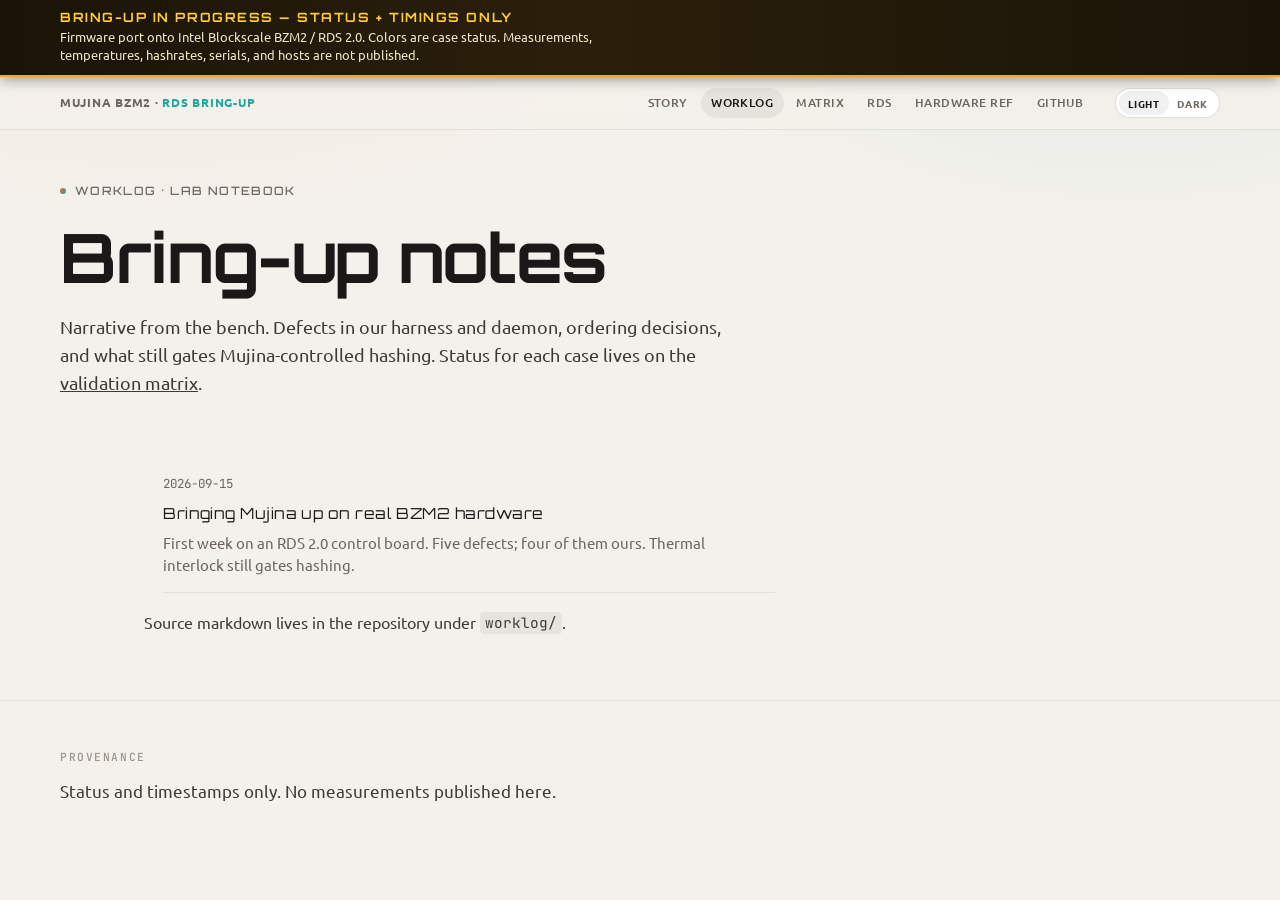
<file: site/worklog/index.html>
<!DOCTYPE html>
<html lang="en">
<head>
  <meta charset="utf-8" />
  <meta name="viewport" content="width=device-width, initial-scale=1" />
  <title>Mujina BZM2 · worklog</title>
  <meta name="description" content="Lab notebook for the Mujina firmware port onto Intel Blockscale BZM2 / RDS 2.0." />
  <link rel="preconnect" href="https://fonts.googleapis.com" />
  <link rel="preconnect" href="https://fonts.gstatic.com" crossorigin />
  <link href="https://fonts.googleapis.com/css2?family=Orbitron:wght@500;600;700&family=Ubuntu:ital,wght@0,300;0,400;0,500;0,700;1,400&family=JetBrains+Mono:wght@400;500;600;700&display=swap" rel="stylesheet" />
  <link rel="stylesheet" href="../css/theme.css" />
  <link rel="stylesheet" href="../css/styles.css" />
  <script src="../js/theme.js"></script>
</head>
<body class="worklog-page">
  <aside class="provisional-banner" role="status" aria-live="polite">
    <div class="provisional-banner-inner">
      <strong class="provisional-title">BRING-UP IN PROGRESS — STATUS + TIMINGS ONLY</strong>
      <p class="provisional-body">Firmware port onto Intel Blockscale BZM2 / RDS 2.0. Colors are case status. Measurements, temperatures, hashrates, serials, and hosts are not published.</p>
    </div>
  </aside>

  <nav class="site-nav" aria-label="Section navigation">
    <div class="inner">
      <div class="nav-brand">Mujina BZM2 · <span class="accent">RDS bring-up</span></div>
      <div class="nav-links">
        <a href="../">Story</a>
        <a href="./" class="active" aria-current="page">Worklog</a>
        <a href="../matrix/">Matrix</a>
        <a href="../rds-viz/">RDS</a>
        <a href="https://blockscale-solutions.github.io/bzm2-hwref/" rel="noopener noreferrer" title="BZM2 hardware reference (Pages; repo linked from that hub)">Hardware ref</a>
        <a href="https://github.com/Blockscale-Solutions/mujina-bzm2-integration" rel="noopener noreferrer">GitHub</a>
      </div>
      <div class="theme-toggle" data-theme-toggle role="group" aria-label="Color theme">
        <button type="button" data-theme-value="light">Light</button>
        <button type="button" data-theme-value="dark">Dark</button>
      </div>
    </div>
  </nav>

  <header class="hero">
    <div class="wrap">
      <p class="eyebrow"><span class="dot" aria-hidden="true"></span> Worklog · lab notebook</p>
      <h1>Bring-up notes</h1>
      <p class="hero-sub">
        Narrative from the bench. Defects in our harness and daemon, ordering decisions,
        and what still gates Mujina-controlled hashing. Status for each case lives on the
        <a href="../matrix/">validation matrix</a>.
      </p>
    </div>
  </header>

  <main class="wrap prose">
    <ul class="worklog-list">
      <li>
        <span class="wl-date">2026-09-15</span>
        <a href="2026-09-15-first-hardware-week.html">Bringing Mujina up on real BZM2 hardware</a>
        <p class="wl-blurb">First week on an RDS 2.0 control board. Five defects; four of them ours. Thermal interlock still gates hashing.</p>
      </li>
    </ul>
    <p>Source markdown lives in the repository under <code>worklog/</code>.</p>
  </main>

  <footer class="site-footer">
    <div class="wrap">
      <p class="section-label">Provenance</p>
      <p class="lede">Status and timestamps only. No measurements published here.</p>
    </div>
  </footer>
</body>
</html>
</file>
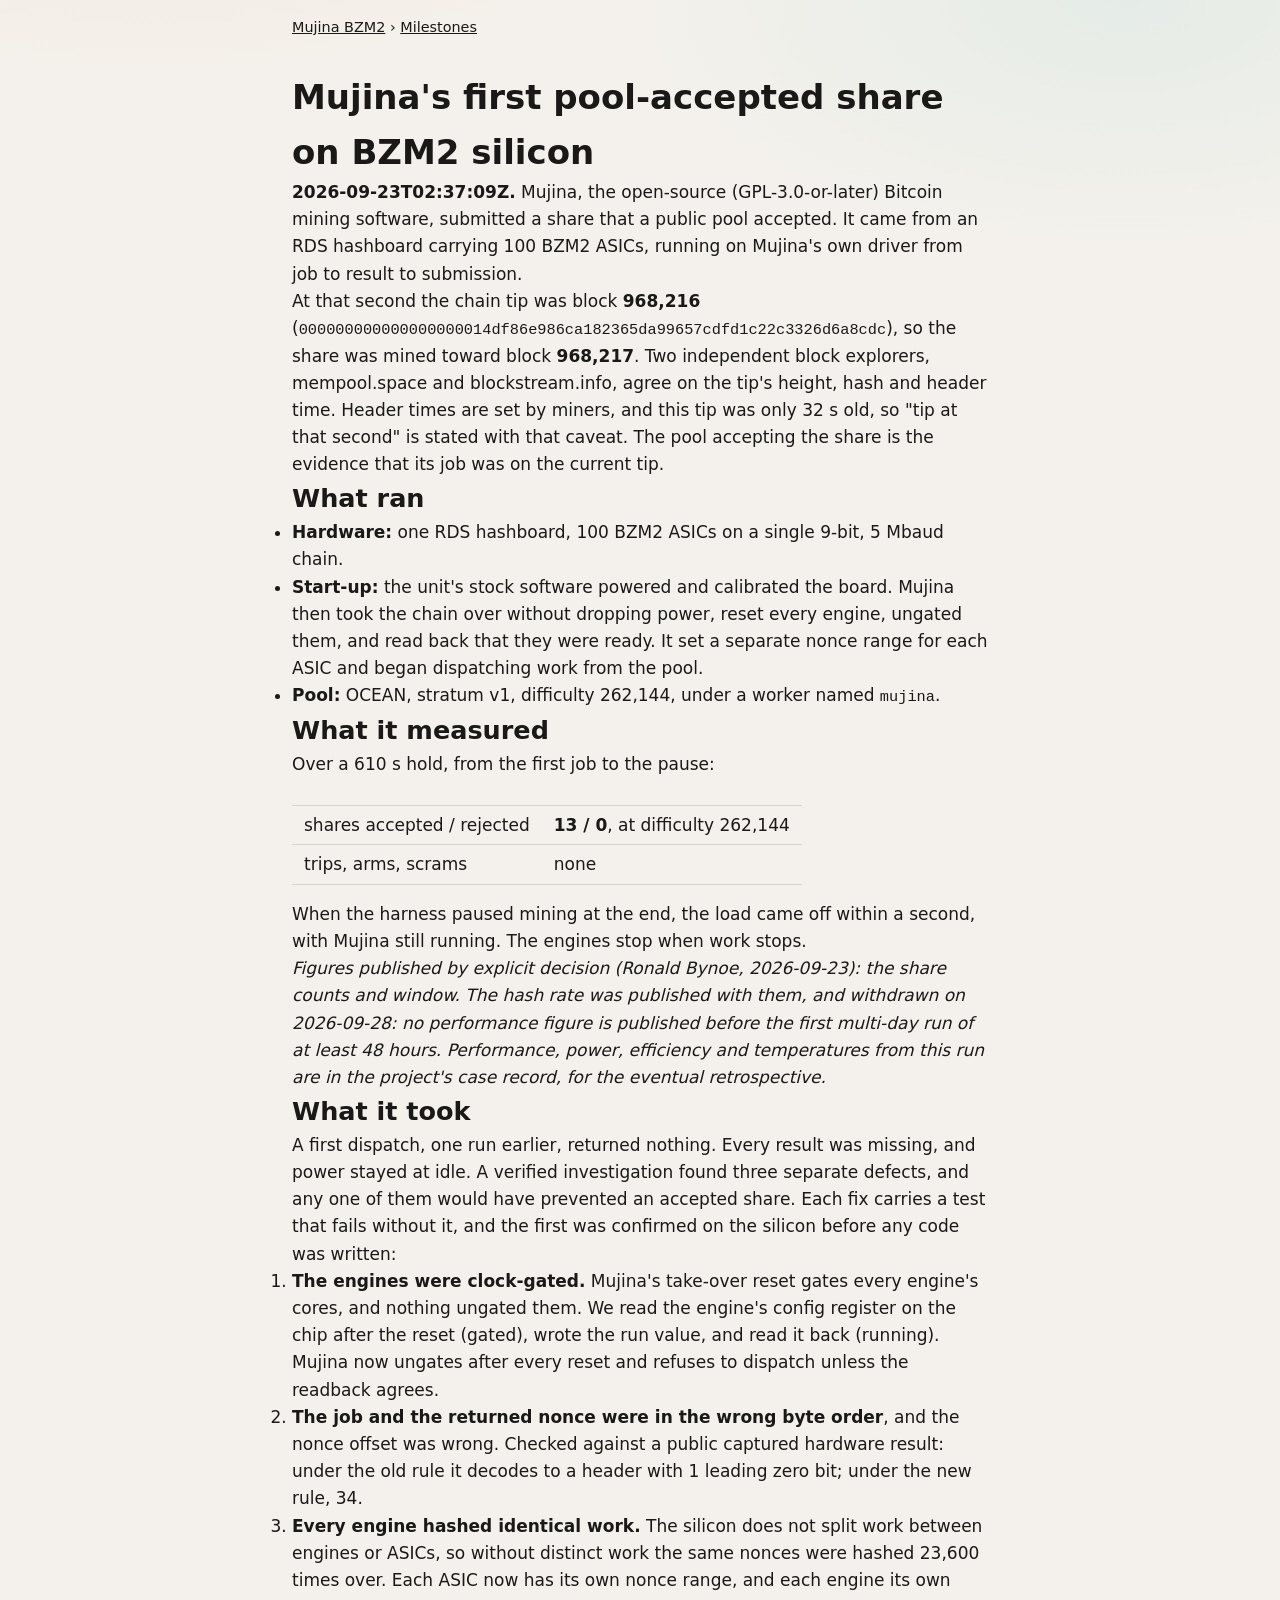
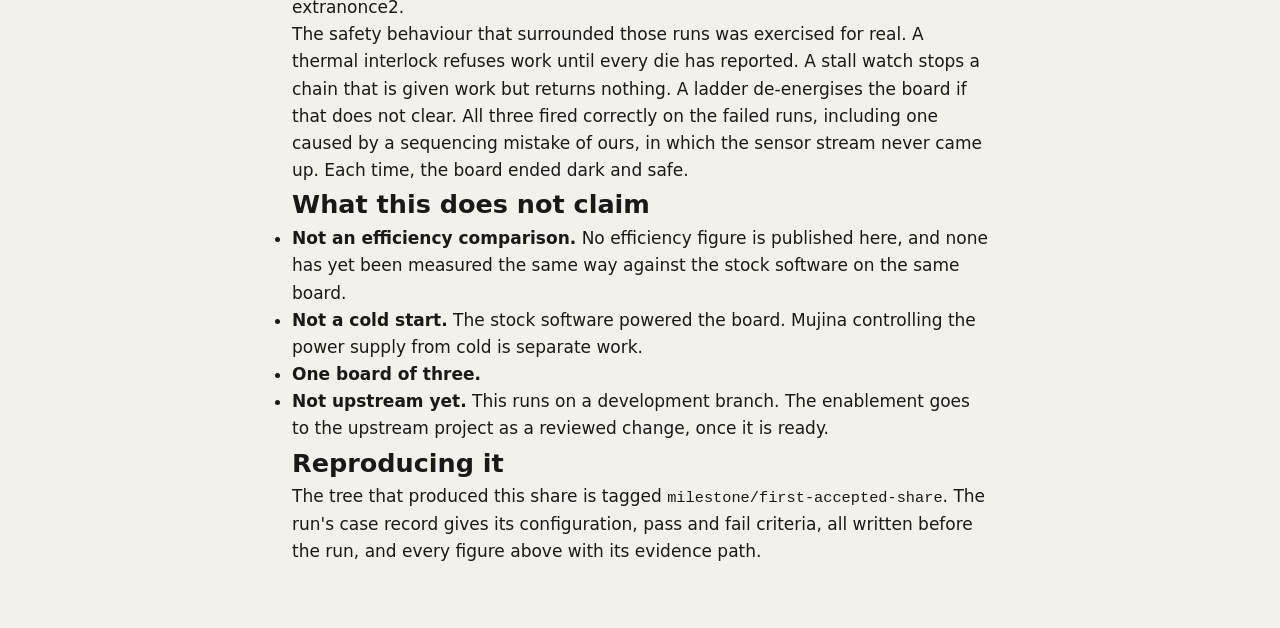
<file: site/milestones/2026-09-23-first-accepted-share.html>
<!doctype html>
<html lang="en">
<head>
<meta charset="utf-8">
<meta name="viewport" content="width=device-width, initial-scale=1">
<title>Mujina&#x27;s first pool-accepted share on BZM2 silicon &middot; Mujina BZM2</title>
<link rel="stylesheet" href="../css/theme.css">
<link rel="stylesheet" href="../css/styles.css">
<script src="../js/theme.js"></script>
<style>
  main.milestone { max-width: 46rem; margin: 0 auto; padding: 2rem 1.25rem 4rem; line-height: 1.6; }
  main.milestone table { border-collapse: collapse; margin: 1rem 0; }
  main.milestone td, main.milestone th { padding: .35rem .75rem; border-bottom: 1px solid var(--border, #d9d4cb); text-align: left; vertical-align: top; }
  main.milestone code { font-family: "JetBrains Mono", ui-monospace, monospace; font-size: .9em; overflow-wrap: anywhere; }
  nav.crumbs { max-width: 46rem; margin: 0 auto; padding: 1rem 1.25rem 0; font-size: .9rem; }
</style>
</head>
<body>
<nav class="crumbs"><a href="../">Mujina BZM2</a> &rsaquo; <a href="./">Milestones</a></nav>
<main class="milestone">
<h1>Mujina's first pool-accepted share on BZM2 silicon</h1>
<p><strong>2026-09-23T02:37:09Z.</strong> Mujina, the open-source (GPL-3.0-or-later) Bitcoin
mining software, submitted a share that a public pool accepted. It came from an
RDS hashboard carrying 100 BZM2 ASICs, running on Mujina's own driver from job
to result to submission.</p>
<p>At that second the chain tip was block <strong>968,216</strong>
(<code>000000000000000000014df86e986ca182365da99657cdfd1c22c3326d6a8cdc</code>), so the share
was mined toward block <strong>968,217</strong>. Two independent block explorers,
mempool.space and blockstream.info, agree on the tip's height, hash and header
time. Header times are set by miners, and this tip was only 32 s old, so "tip at
that second" is stated with that caveat. The pool accepting the share is the
evidence that its job was on the current tip.</p>
<h2>What ran</h2>
<ul>
<li><strong>Hardware:</strong> one RDS hashboard, 100 BZM2 ASICs on a single 9-bit, 5 Mbaud
  chain.</li>
<li><strong>Start-up:</strong> the unit's stock software powered and calibrated the board.
  Mujina then took the chain over without dropping power, reset every engine,
  ungated them, and read back that they were ready. It set a separate nonce
  range for each ASIC and began dispatching work from the pool.</li>
<li><strong>Pool:</strong> OCEAN, stratum v1, difficulty 262,144, under a worker named
  <code>mujina</code>.</li>
</ul>
<h2>What it measured</h2>
<p>Over a 610 s hold, from the first job to the pause:</p>
<table>
<thead>
<tr>
<th></th>
<th></th>
</tr>
</thead>
<tbody>
<tr>
<td>shares accepted / rejected</td>
<td><strong>13 / 0</strong>, at difficulty 262,144</td>
</tr>
<tr>
<td>trips, arms, scrams</td>
<td>none</td>
</tr>
</tbody>
</table>
<p>When the harness paused mining at the end, the load came off within a second,
with Mujina still running. The engines stop when work stops.</p>
<p><em>Figures published by explicit decision (Ronald Bynoe, 2026-09-23): the share
counts and window. The hash rate was published with them, and withdrawn on
2026-09-28: no performance figure is published before the first multi-day
run of at least 48 hours. Performance, power, efficiency and temperatures
from this run are in the project's case record, for the eventual
retrospective.</em></p>
<h2>What it took</h2>
<p>A first dispatch, one run earlier, returned nothing. Every result was missing,
and power stayed at idle. A verified investigation found three separate
defects, and any one of them would have prevented an accepted share. Each fix
carries a test that fails without it, and the first was confirmed on the
silicon before any code was written:</p>
<ol>
<li><strong>The engines were clock-gated.</strong> Mujina's take-over reset gates every
   engine's cores, and nothing ungated them. We read the engine's config
   register on the chip after the reset (gated), wrote the run value, and read
   it back (running). Mujina now ungates after every reset and refuses to
   dispatch unless the readback agrees.</li>
<li><strong>The job and the returned nonce were in the wrong byte order</strong>, and the
   nonce offset was wrong. Checked against a public captured hardware result:
   under the old rule it decodes to a header with 1 leading zero bit; under the
   new rule, 34.</li>
<li><strong>Every engine hashed identical work.</strong> The silicon does not split work
   between engines or ASICs, so without distinct work the same nonces were
   hashed 23,600 times over. Each ASIC now has its own nonce range, and each
   engine its own extranonce2.</li>
</ol>
<p>The safety behaviour that surrounded those runs was exercised for real. A
thermal interlock refuses work until every die has reported. A stall watch
stops a chain that is given work but returns nothing. A ladder de-energises the
board if that does not clear. All three fired correctly on the failed runs,
including one caused by a sequencing mistake of ours, in which the sensor
stream never came up. Each time, the board ended dark and safe.</p>
<h2>What this does not claim</h2>
<ul>
<li><strong>Not an efficiency comparison.</strong> No efficiency figure is published here, and
  none has yet been measured the same way against the stock software on the
  same board.</li>
<li><strong>Not a cold start.</strong> The stock software powered the board. Mujina
  controlling the power supply from cold is separate work.</li>
<li><strong>One board of three.</strong></li>
<li><strong>Not upstream yet.</strong> This runs on a development branch. The enablement goes
  to the upstream project as a reviewed change, once it is ready.</li>
</ul>
<h2>Reproducing it</h2>
<p>The tree that produced this share is tagged <code>milestone/first-accepted-share</code>.
The run's case record gives its configuration, pass and fail criteria, all
written before the run, and every figure above with its evidence path.</p>
</main>
</body>
</html>
</file>
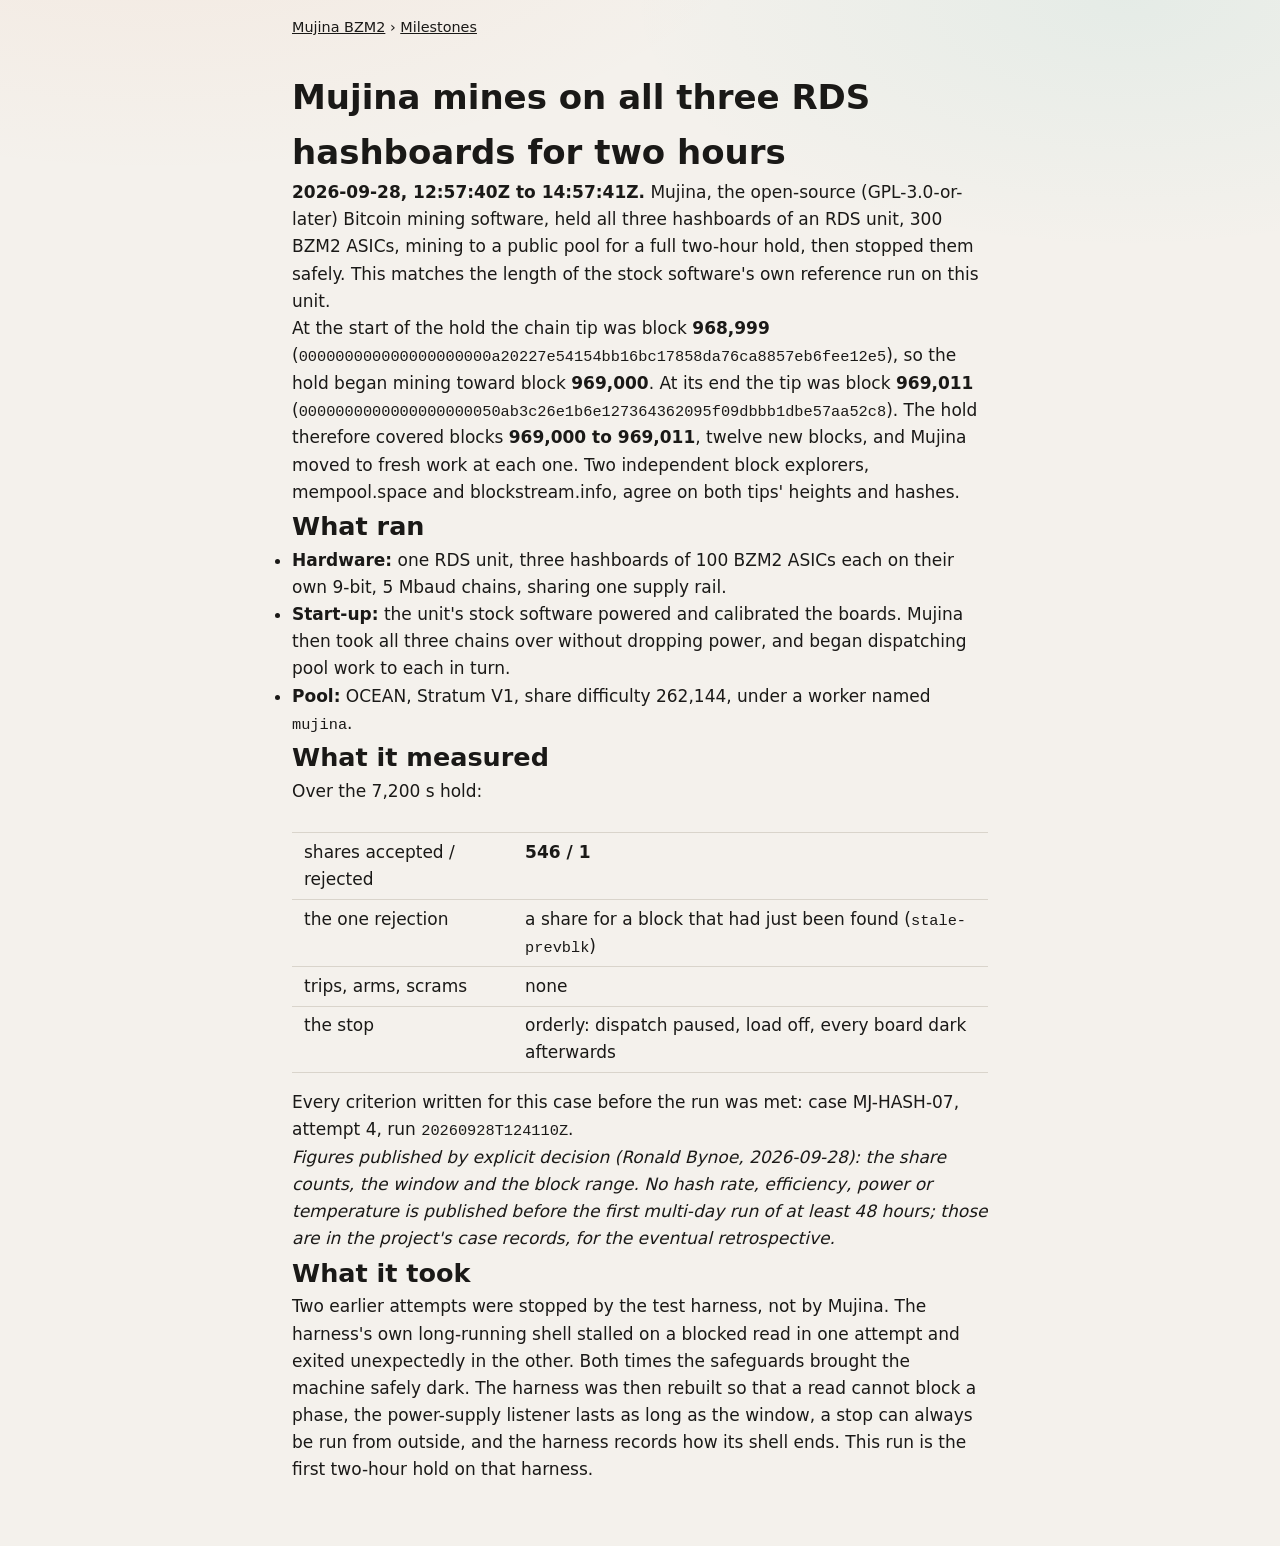
<file: site/milestones/2026-09-28-two-hours-three-boards.html>
<!doctype html>
<html lang="en">
<head>
<meta charset="utf-8">
<meta name="viewport" content="width=device-width, initial-scale=1">
<title>Mujina mines on all three RDS hashboards for two hours &middot; Mujina BZM2</title>
<link rel="stylesheet" href="../css/theme.css">
<link rel="stylesheet" href="../css/styles.css">
<script src="../js/theme.js"></script>
<style>
  main.milestone { max-width: 46rem; margin: 0 auto; padding: 2rem 1.25rem 4rem; line-height: 1.6; }
  main.milestone table { border-collapse: collapse; margin: 1rem 0; }
  main.milestone td, main.milestone th { padding: .35rem .75rem; border-bottom: 1px solid var(--border, #d9d4cb); text-align: left; vertical-align: top; }
  main.milestone code { font-family: "JetBrains Mono", ui-monospace, monospace; font-size: .9em; overflow-wrap: anywhere; }
  nav.crumbs { max-width: 46rem; margin: 0 auto; padding: 1rem 1.25rem 0; font-size: .9rem; }
</style>
</head>
<body>
<nav class="crumbs"><a href="../">Mujina BZM2</a> &rsaquo; <a href="./">Milestones</a></nav>
<main class="milestone">
<h1>Mujina mines on all three RDS hashboards for two hours</h1>
<p><strong>2026-09-28, 12:57:40Z to 14:57:41Z.</strong> Mujina, the open-source
(GPL-3.0-or-later) Bitcoin mining software, held all three hashboards of an RDS
unit, 300 BZM2 ASICs, mining to a public pool for a full two-hour hold, then
stopped them safely. This matches the length of the stock software's own
reference run on this unit.</p>
<p>At the start of the hold the chain tip was block <strong>968,999</strong>
(<code>000000000000000000000a20227e54154bb16bc17858da76ca8857eb6fee12e5</code>), so the hold
began mining toward block <strong>969,000</strong>. At its end the tip was block <strong>969,011</strong>
(<code>0000000000000000000050ab3c26e1b6e127364362095f09dbbb1dbe57aa52c8</code>). The hold
therefore covered blocks <strong>969,000 to 969,011</strong>, twelve new blocks, and Mujina
moved to fresh work at each one. Two independent block explorers, mempool.space
and blockstream.info, agree on both tips' heights and hashes.</p>
<h2>What ran</h2>
<ul>
<li><strong>Hardware:</strong> one RDS unit, three hashboards of 100 BZM2 ASICs each on their
  own 9-bit, 5 Mbaud chains, sharing one supply rail.</li>
<li><strong>Start-up:</strong> the unit's stock software powered and calibrated the boards.
  Mujina then took all three chains over without dropping power, and began
  dispatching pool work to each in turn.</li>
<li><strong>Pool:</strong> OCEAN, Stratum V1, share difficulty 262,144, under a worker named
  <code>mujina</code>.</li>
</ul>
<h2>What it measured</h2>
<p>Over the 7,200 s hold:</p>
<table>
<thead>
<tr>
<th></th>
<th></th>
</tr>
</thead>
<tbody>
<tr>
<td>shares accepted / rejected</td>
<td><strong>546 / 1</strong></td>
</tr>
<tr>
<td>the one rejection</td>
<td>a share for a block that had just been found (<code>stale-prevblk</code>)</td>
</tr>
<tr>
<td>trips, arms, scrams</td>
<td>none</td>
</tr>
<tr>
<td>the stop</td>
<td>orderly: dispatch paused, load off, every board dark afterwards</td>
</tr>
</tbody>
</table>
<p>Every criterion written for this case before the run was met: case MJ-HASH-07,
attempt 4, run <code>20260928T124110Z</code>.</p>
<p><em>Figures published by explicit decision (Ronald Bynoe, 2026-09-28): the share
counts, the window and the block range. No hash rate, efficiency, power or
temperature is published before the first multi-day run of at least 48 hours;
those are in the project's case records, for the eventual retrospective.</em></p>
<h2>What it took</h2>
<p>Two earlier attempts were stopped by the test harness, not by Mujina. The
harness's own long-running shell stalled on a blocked read in one attempt and
exited unexpectedly in the other. Both times the safeguards brought the machine
safely dark. The harness was then rebuilt so that a read cannot block a phase,
the power-supply listener lasts as long as the window, a stop can always be run
from outside, and the harness records how its shell ends. This run is the first
two-hour hold on that harness.</p>
</main>
</body>
</html>
</file>
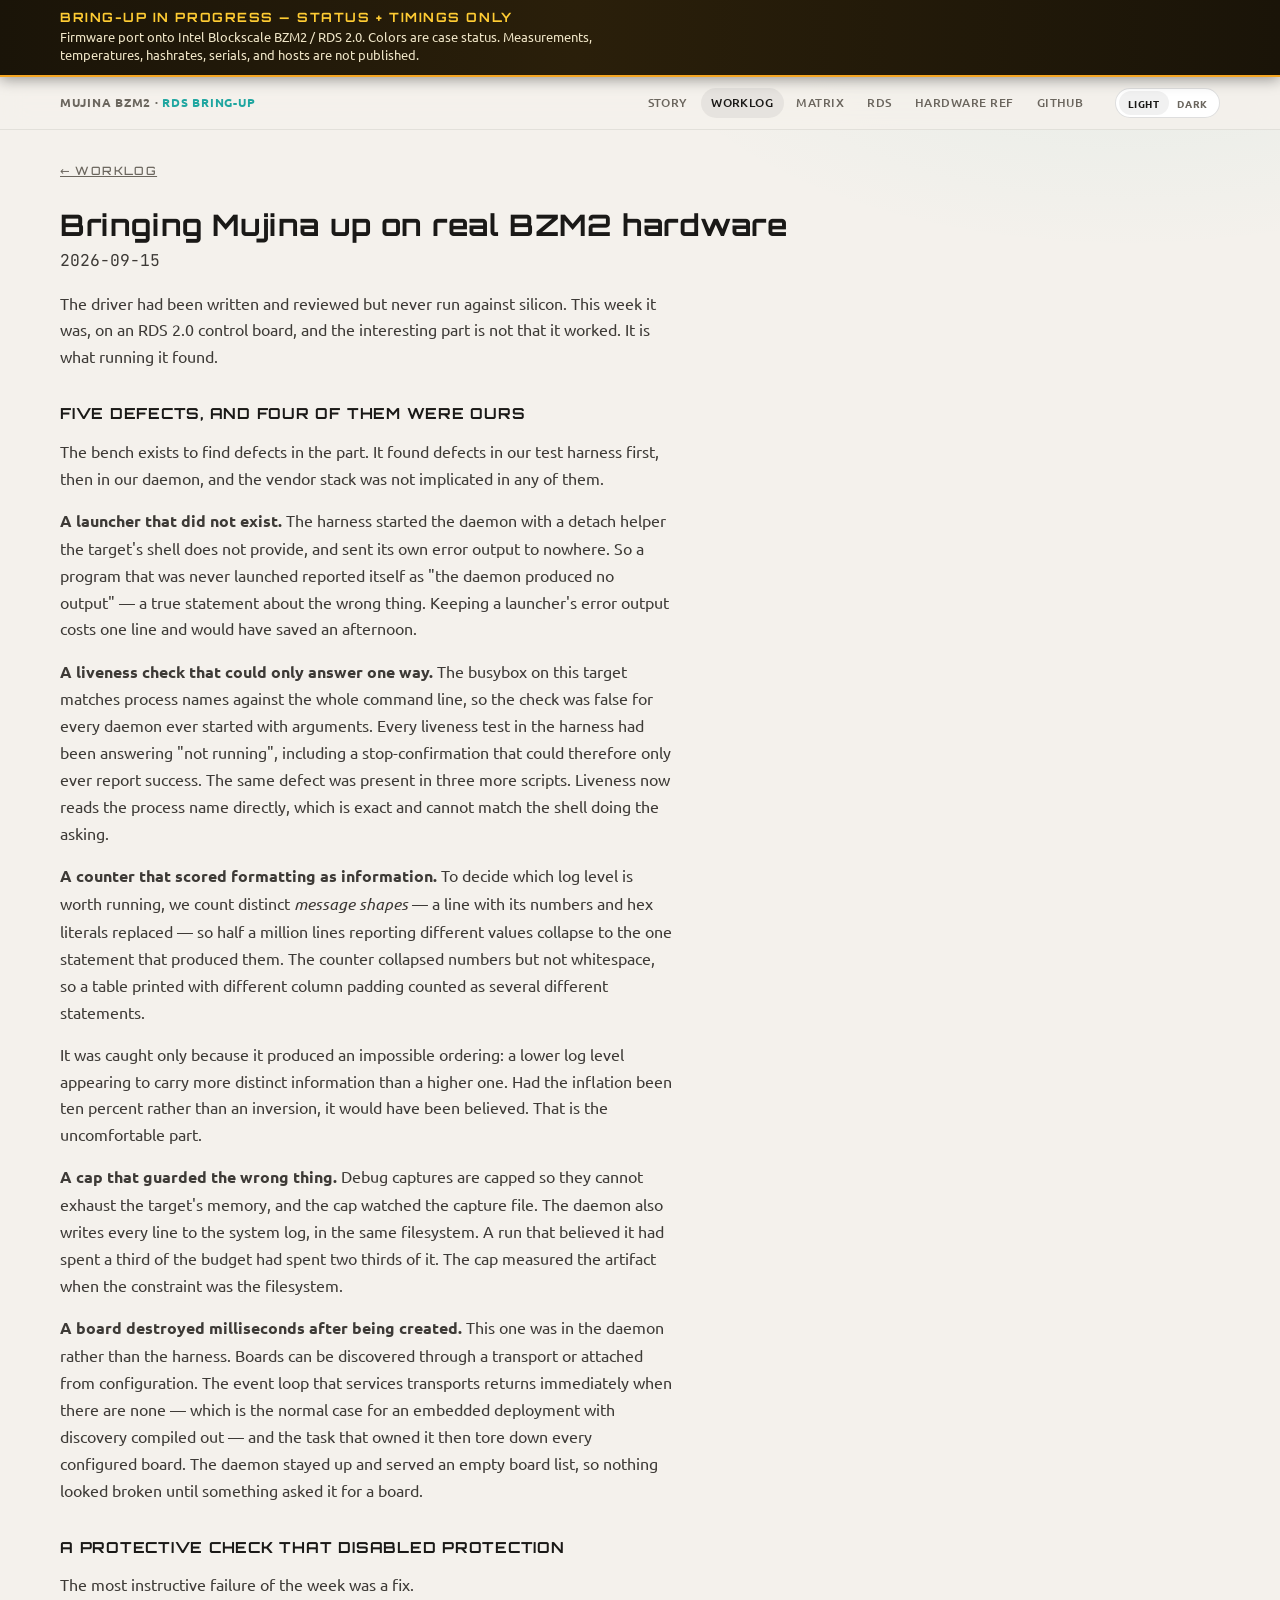
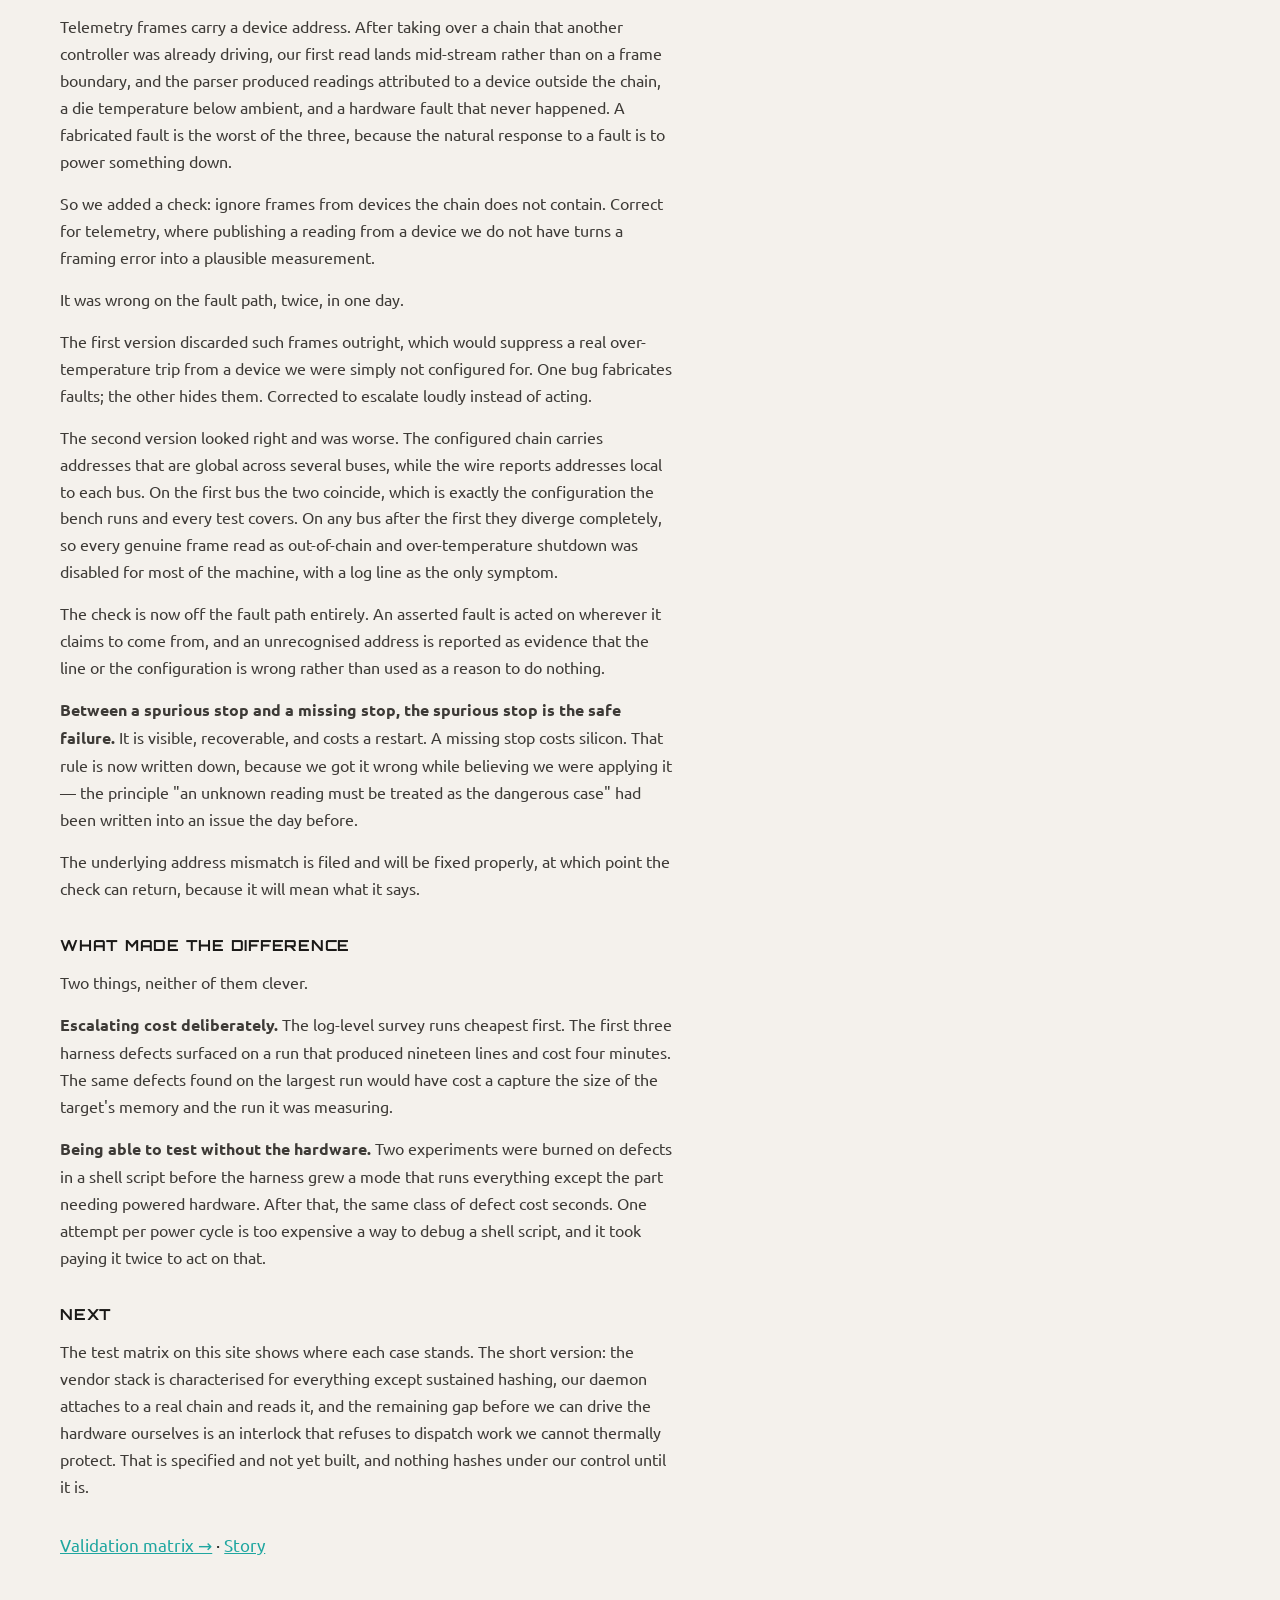
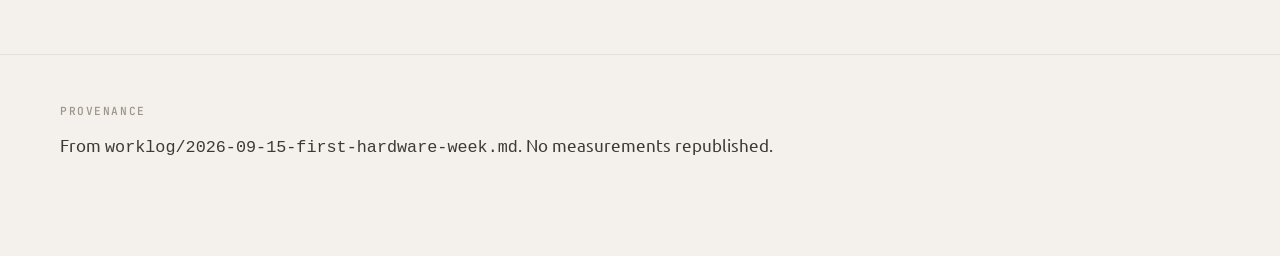
<file: site/worklog/2026-09-15-first-hardware-week.html>
<!DOCTYPE html>
<html lang="en">
<head>
  <meta charset="utf-8" />
  <meta name="viewport" content="width=device-width, initial-scale=1" />
  <title>First hardware week · Mujina BZM2 worklog</title>
  <meta name="description" content="First week bringing Mujina up on an RDS 2.0 control board — harness and daemon defects." />
  <link rel="preconnect" href="https://fonts.googleapis.com" />
  <link rel="preconnect" href="https://fonts.gstatic.com" crossorigin />
  <link href="https://fonts.googleapis.com/css2?family=Orbitron:wght@500;600;700&family=Ubuntu:ital,wght@0,300;0,400;0,500;0,700;1,400&family=JetBrains+Mono:wght@400;500;600;700&display=swap" rel="stylesheet" />
  <link rel="stylesheet" href="../css/theme.css" />
  <link rel="stylesheet" href="../css/styles.css" />
  <script src="../js/theme.js"></script>
</head>
<body class="worklog-page">
  <aside class="provisional-banner" role="status" aria-live="polite">
    <div class="provisional-banner-inner">
      <strong class="provisional-title">BRING-UP IN PROGRESS — STATUS + TIMINGS ONLY</strong>
      <p class="provisional-body">Firmware port onto Intel Blockscale BZM2 / RDS 2.0. Colors are case status. Measurements, temperatures, hashrates, serials, and hosts are not published.</p>
    </div>
  </aside>

  <nav class="site-nav" aria-label="Section navigation">
    <div class="inner">
      <div class="nav-brand">Mujina BZM2 · <span class="accent">RDS bring-up</span></div>
      <div class="nav-links">
        <a href="../">Story</a>
        <a href="./" class="active" aria-current="page">Worklog</a>
        <a href="../matrix/">Matrix</a>
        <a href="../rds-viz/">RDS</a>
        <a href="https://blockscale-solutions.github.io/bzm2-hwref/" rel="noopener noreferrer" title="BZM2 hardware reference (Pages; repo linked from that hub)">Hardware ref</a>
        <a href="https://github.com/Blockscale-Solutions/mujina-bzm2-integration" rel="noopener noreferrer">GitHub</a>
      </div>
      <div class="theme-toggle" data-theme-toggle role="group" aria-label="Color theme">
        <button type="button" data-theme-value="light">Light</button>
        <button type="button" data-theme-value="dark">Dark</button>
      </div>
    </div>
  </nav>

  <main class="wrap">
    <p class="eyebrow" style="padding-top:2rem"><a href="./">← Worklog</a></p>
    <article class="worklog-article">
<h1>Bringing Mujina up on real BZM2 hardware</h1>
<p class="worklog-date">2026-09-15</p>
<p>The driver had been written and reviewed but never run against silicon. This week it was, on an RDS 2.0 control board, and the interesting part is not that it worked. It is what running it found.</p>
<h2>Five defects, and four of them were ours</h2>
<p>The bench exists to find defects in the part. It found defects in our test harness first, then in our daemon, and the vendor stack was not implicated in any of them.</p>
<p><strong>A launcher that did not exist.</strong> The harness started the daemon with a detach helper the target&#x27;s shell does not provide, and sent its own error output to nowhere. So a program that was never launched reported itself as &quot;the daemon produced no output&quot; — a true statement about the wrong thing. Keeping a launcher&#x27;s error output costs one line and would have saved an afternoon.</p>
<p><strong>A liveness check that could only answer one way.</strong> The busybox on this target matches process names against the whole command line, so the check was false for every daemon ever started with arguments. Every liveness test in the harness had been answering &quot;not running&quot;, including a stop-confirmation that could therefore only ever report success. The same defect was present in three more scripts. Liveness now reads the process name directly, which is exact and cannot match the shell doing the asking.</p>
<p><strong>A counter that scored formatting as information.</strong> To decide which log level is worth running, we count distinct <em>message shapes</em> — a line with its numbers and hex literals replaced — so half a million lines reporting different values collapse to the one statement that produced them. The counter collapsed numbers but not whitespace, so a table printed with different column padding counted as several different statements.</p>
<p>It was caught only because it produced an impossible ordering: a lower log level appearing to carry more distinct information than a higher one. Had the inflation been ten percent rather than an inversion, it would have been believed. That is the uncomfortable part.</p>
<p><strong>A cap that guarded the wrong thing.</strong> Debug captures are capped so they cannot exhaust the target&#x27;s memory, and the cap watched the capture file. The daemon also writes every line to the system log, in the same filesystem. A run that believed it had spent a third of the budget had spent two thirds of it. The cap measured the artifact when the constraint was the filesystem.</p>
<p><strong>A board destroyed milliseconds after being created.</strong> This one was in the daemon rather than the harness. Boards can be discovered through a transport or attached from configuration. The event loop that services transports returns immediately when there are none — which is the normal case for an embedded deployment with discovery compiled out — and the task that owned it then tore down every configured board. The daemon stayed up and served an empty board list, so nothing looked broken until something asked it for a board.</p>
<h2>A protective check that disabled protection</h2>
<p>The most instructive failure of the week was a fix.</p>
<p>Telemetry frames carry a device address. After taking over a chain that another controller was already driving, our first read lands mid-stream rather than on a frame boundary, and the parser produced readings attributed to a device outside the chain, a die temperature below ambient, and a hardware fault that never happened. A fabricated fault is the worst of the three, because the natural response to a fault is to power something down.</p>
<p>So we added a check: ignore frames from devices the chain does not contain. Correct for telemetry, where publishing a reading from a device we do not have turns a framing error into a plausible measurement.</p>
<p>It was wrong on the fault path, twice, in one day.</p>
<p>The first version discarded such frames outright, which would suppress a real over-temperature trip from a device we were simply not configured for. One bug fabricates faults; the other hides them. Corrected to escalate loudly instead of acting.</p>
<p>The second version looked right and was worse. The configured chain carries addresses that are global across several buses, while the wire reports addresses local to each bus. On the first bus the two coincide, which is exactly the configuration the bench runs and every test covers. On any bus after the first they diverge completely, so every genuine frame read as out-of-chain and over-temperature shutdown was disabled for most of the machine, with a log line as the only symptom.</p>
<p>The check is now off the fault path entirely. An asserted fault is acted on wherever it claims to come from, and an unrecognised address is reported as evidence that the line or the configuration is wrong rather than used as a reason to do nothing.</p>
<p><strong>Between a spurious stop and a missing stop, the spurious stop is the safe failure.</strong> It is visible, recoverable, and costs a restart. A missing stop costs silicon. That rule is now written down, because we got it wrong while believing we were applying it — the principle &quot;an unknown reading must be treated as the dangerous case&quot; had been written into an issue the day before.</p>
<p>The underlying address mismatch is filed and will be fixed properly, at which point the check can return, because it will mean what it says.</p>
<h2>What made the difference</h2>
<p>Two things, neither of them clever.</p>
<p><strong>Escalating cost deliberately.</strong> The log-level survey runs cheapest first. The first three harness defects surfaced on a run that produced nineteen lines and cost four minutes. The same defects found on the largest run would have cost a capture the size of the target&#x27;s memory and the run it was measuring.</p>
<p><strong>Being able to test without the hardware.</strong> Two experiments were burned on defects in a shell script before the harness grew a mode that runs everything except the part needing powered hardware. After that, the same class of defect cost seconds. One attempt per power cycle is too expensive a way to debug a shell script, and it took paying it twice to act on that.</p>
<h2>Next</h2>
<p>The test matrix on this site shows where each case stands. The short version: the vendor stack is characterised for everything except sustained hashing, our daemon attaches to a real chain and reads it, and the remaining gap before we can drive the hardware ourselves is an interlock that refuses to dispatch work we cannot thermally protect. That is specified and not yet built, and nothing hashes under our control until it is.</p>
    </article>
    <p class="prose" style="margin:2rem 0 3rem"><a href="../matrix/">Validation matrix →</a> · <a href="../">Story</a></p>
  </main>

  <footer class="site-footer">
    <div class="wrap">
      <p class="section-label">Provenance</p>
      <p class="lede">From <code>worklog/2026-09-15-first-hardware-week.md</code>. No measurements republished.</p>
    </div>
  </footer>
</body>
</html>
</file>
<file: site/css/theme.css>
/* Mujina BZM2 — shared light/dark theme tokens + chrome
 *
 * LIGHT  = editorial stone
 * DARK   = lab charcoal + teal
 *
 * Usage: set <html data-theme="light|dark"> via site/js/theme.js
 *        (localStorage key: mujina-theme, with legacy n5-theme fallback).
 */


:root {
  /* —— Light (editorial) —— */
  --bg: #f4f1ec;
  --bg-elevated: #faf8f5;
  --surface: #ffffff;
  --ink: #1a1917;
  --ink-soft: #3d3a36;
  --muted: #6b665e;
  --faint: #9a948a;
  --line: rgba(26, 25, 23, 0.08);
  --line-strong: rgba(26, 25, 23, 0.14);
  --shadow: 0 1px 2px rgba(26, 25, 23, 0.04), 0 8px 24px rgba(26, 25, 23, 0.06);
  --shadow-card: 0 1px 3px rgba(26, 25, 23, 0.05), 0 12px 32px rgba(26, 25, 23, 0.07);

  /* Brand accents — same family both themes */
  --accent-warm: #E86A2B;
  --accent-warm-soft: rgba(232, 106, 43, 0.12);
  --accent-warm-mid: rgba(232, 106, 43, 0.22);
  --accent-cool: #1FA6A0;
  --accent-cool-soft: rgba(31, 166, 160, 0.12);
  --accent-cool-mid: rgba(31, 166, 160, 0.22);

  /* Hero washes / chrome helpers */
  --wash-warm: rgba(232, 106, 43, 0.07);
  --wash-cool: rgba(31, 166, 160, 0.07);
  --nav-bg: rgba(244, 241, 236, 0.82);
  --hover-fill: rgba(26, 25, 23, 0.06);
  --hover-fill-soft: rgba(26, 25, 23, 0.03);
  --code-bg: rgba(26, 25, 23, 0.06);
  --overlay: rgba(26, 25, 23, 0.55);
  --ink-inverse: #f4f1ec;

  /* Matrix status (readable on light) */
  --st-pending: #9a948a;
  --st-running: #3b82f6;
  --st-passed: #16a34a;
  --st-failed: #dc2626;
  --st-blocked: #d97706;

  /* Lab aliases → shared (light) */
  --bg-panel: var(--surface);
  --border: #d9d4cb;
  --border-subtle: #e8e4dc;
  --text: var(--ink);
  --text-muted: var(--muted);
  --text-dim: var(--faint);
  --teal: #1FA6A0;
  --teal-dim: #178a85;
  --teal-glow: rgba(31, 166, 160, 0.28);
  --accent-x4: #2bb8b1;
  --heat-cold: #3b82f6;
  --heat-mid: #f59e0b;
  --heat-hot: #ef4444;
  --demo-chip: #b45309;
  --demo-bg: rgba(180, 83, 9, 0.1);
  --rail-read: #1FA6A0;
  --rail-write: #3b82f6;

  /* Fonts / radii shared (also in styles.css) */
  --font: "Ubuntu", ui-sans-serif, system-ui, -apple-system, sans-serif;
  --display: "Orbitron", ui-sans-serif, system-ui, sans-serif;
  --font-display: var(--display);
  --mono: "JetBrains Mono", ui-monospace, SFMono-Regular, Menlo, monospace;
  --radius: 14px;
  --radius-sm: 10px;
  --radius-pill: 999px;
  --max: 1120px;
  --ease: cubic-bezier(0.22, 1, 0.36, 1);
  --provisional-h: 0px;
  color-scheme: light;
}

/* Dark = lab charcoal + teal, sitewide */
html[data-theme="dark"] {
  color-scheme: dark;
  --bg: #0e1114;
  --bg-elevated: #1c2329;
  --surface: #151a1f;
  --ink: #d6dde3;
  --ink-soft: #b8c2ca;
  --muted: #7a8792;
  --faint: #556069;
  --line: rgba(214, 221, 227, 0.1);
  --line-strong: rgba(214, 221, 227, 0.16);
  --shadow: 0 1px 2px rgba(0, 0, 0, 0.35), 0 8px 24px rgba(0, 0, 0, 0.45);
  --shadow-card: 0 1px 3px rgba(0, 0, 0, 0.4), 0 12px 32px rgba(0, 0, 0, 0.5);

  --accent-warm: #E86A2B;
  --accent-warm-soft: rgba(232, 106, 43, 0.18);
  --accent-warm-mid: rgba(232, 106, 43, 0.32);
  --accent-cool: #2dd4bf;
  --accent-cool-soft: rgba(45, 212, 191, 0.14);
  --accent-cool-mid: rgba(45, 212, 191, 0.28);

  --wash-warm: rgba(232, 106, 43, 0.09);
  --wash-cool: rgba(45, 212, 191, 0.08);
  --nav-bg: rgba(14, 17, 20, 0.88);
  --hover-fill: rgba(214, 221, 227, 0.08);
  --hover-fill-soft: rgba(214, 221, 227, 0.04);
  --code-bg: rgba(214, 221, 227, 0.08);
  --overlay: rgba(0, 0, 0, 0.65);
  --ink-inverse: #0e1114;

  /* Status — brighter on charcoal */
  --st-pending: #8b95a0;
  --st-running: #60a5fa;
  --st-passed: #4ade80;
  --st-failed: #f87171;
  --st-blocked: #fbbf24;

  /* Lab palette (canonical dark) */
  --bg-panel: #151a1f;
  --border: #2a343c;
  --border-subtle: #222a31;
  --text: #d6dde3;
  --text-muted: #7a8792;
  --text-dim: #556069;
  --teal: #2dd4bf;
  --teal-dim: #1a9e8f;
  --teal-glow: rgba(45, 212, 191, 0.35);
  --accent-x4: #5eead4;
  --heat-cold: #3b82f6;
  --heat-mid: #f59e0b;
  --heat-hot: #ef4444;
  --demo-chip: #fbbf24;
  --demo-bg: rgba(251, 191, 36, 0.12);
  --rail-read: #2dd4bf;
  --rail-write: #60a5fa;

  /* Lab uses tighter radius; keep structural radii from light for Story/Matrix.
     Lab page overrides --radius locally. */
}

/* System preference when no stored / explicit theme yet */
@media (prefers-color-scheme: dark) {
  html:not([data-theme="light"]):not([data-theme="dark"]) {
    --bg: #0e1114;
    --bg-elevated: #1c2329;
    --surface: #151a1f;
    --ink: #d6dde3;
    --ink-soft: #b8c2ca;
    --muted: #7a8792;
    --faint: #556069;
    --line: rgba(214, 221, 227, 0.1);
    --line-strong: rgba(214, 221, 227, 0.16);
    --shadow: 0 1px 2px rgba(0, 0, 0, 0.35), 0 8px 24px rgba(0, 0, 0, 0.45);
    --shadow-card: 0 1px 3px rgba(0, 0, 0, 0.4), 0 12px 32px rgba(0, 0, 0, 0.5);
    --accent-warm: #E86A2B;
    --accent-warm-soft: rgba(232, 106, 43, 0.18);
    --accent-warm-mid: rgba(232, 106, 43, 0.32);
    --accent-cool: #2dd4bf;
    --accent-cool-soft: rgba(45, 212, 191, 0.14);
    --accent-cool-mid: rgba(45, 212, 191, 0.28);
    --wash-warm: rgba(232, 106, 43, 0.09);
    --wash-cool: rgba(45, 212, 191, 0.08);
    --nav-bg: rgba(14, 17, 20, 0.88);
    --hover-fill: rgba(214, 221, 227, 0.08);
    --hover-fill-soft: rgba(214, 221, 227, 0.04);
    --code-bg: rgba(214, 221, 227, 0.08);
    --overlay: rgba(0, 0, 0, 0.65);
    --ink-inverse: #0e1114;
    --st-pending: #8b95a0;
    --st-running: #60a5fa;
    --st-passed: #4ade80;
    --st-failed: #f87171;
    --st-blocked: #fbbf24;
    --bg-panel: #151a1f;
    --border: #2a343c;
    --border-subtle: #222a31;
    --text: #d6dde3;
    --text-muted: #7a8792;
    --text-dim: #556069;
    --teal: #2dd4bf;
    --teal-dim: #1a9e8f;
    --teal-glow: rgba(45, 212, 191, 0.35);
    --accent-x4: #5eead4;
    --demo-chip: #fbbf24;
    --demo-bg: rgba(251, 191, 36, 0.12);
    --rail-read: #2dd4bf;
    --rail-write: #60a5fa;
  }
}

/* ── Shared chrome: provisional banner + site-nav + theme toggle ── */

.provisional-banner {
  position: sticky;
  top: 0;
  z-index: 60;
  background: linear-gradient(90deg, #1a1408 0%, #2a1f0a 45%, #1a1408 100%);
  color: #f5c542;
  border-bottom: 2px solid #f5a623;
  box-shadow: 0 2px 14px rgba(0, 0, 0, 0.4);
}

.provisional-banner-inner {
  width: min(100% - 2.5rem, var(--max));
  margin-inline: auto;
  padding: 0.55rem 0 0.65rem;
  display: flex;
  flex-direction: column;
  gap: 0.2rem;
}

.provisional-title {
  font-family: var(--display);
  font-size: 0.8rem;
  font-weight: 700;
  letter-spacing: 0.12em;
  text-transform: uppercase;
  color: #ffcc33;
  line-height: 1.25;
}

.provisional-body {
  font-family: var(--font);
  font-size: 0.82rem;
  font-weight: 400;
  line-height: 1.4;
  color: #f0e6c8;
  max-width: 78ch;
}

body:has(.provisional-banner) {
  --provisional-h: 4.75rem;
}

.site-nav {
  position: sticky;
  top: var(--provisional-h, 0px);
  z-index: 50;
  backdrop-filter: blur(14px) saturate(1.2);
  -webkit-backdrop-filter: blur(14px) saturate(1.2);
  background: var(--nav-bg);
  border-bottom: 1px solid var(--line);
}

.site-nav .inner {
  display: flex;
  align-items: center;
  justify-content: space-between;
  gap: 1rem;
  height: 52px;
  width: min(100% - 2.5rem, var(--max));
  margin-inline: auto;
}

.nav-brand {
  font-size: 0.78rem;
  font-weight: 600;
  letter-spacing: 0.06em;
  text-transform: uppercase;
  color: var(--muted);
  white-space: nowrap;
}

.nav-brand span.accent { color: var(--accent-cool); }
.nav-brand .muted { color: var(--muted); }

.nav-links {
  display: flex;
  align-items: center;
  gap: 0.15rem;
  overflow-x: auto;
  scrollbar-width: none;
  -ms-overflow-style: none;
  flex: 1 1 auto;
  min-width: 0;
  justify-content: flex-end;
}
.nav-links::-webkit-scrollbar { display: none; }

.nav-links a {
  font-size: 0.72rem;
  font-weight: 500;
  letter-spacing: 0.04em;
  text-transform: uppercase;
  text-decoration: none;
  color: var(--muted);
  padding: 0.4rem 0.65rem;
  border-radius: var(--radius-pill);
  white-space: nowrap;
  transition: color 0.2s var(--ease), background 0.2s var(--ease);
}
.nav-links a:hover,
.nav-links a.active,
.nav-links a[aria-current="page"] {
  color: var(--ink);
  background: var(--hover-fill);
}

.theme-toggle {
  display: inline-flex;
  align-items: center;
  gap: 0;
  flex-shrink: 0;
  border: 1px solid var(--line-strong);
  border-radius: var(--radius-pill);
  background: var(--surface);
  padding: 0.15rem;
  margin-left: 0.35rem;
}

.theme-toggle button {
  font-family: var(--font);
  font-size: 0.65rem;
  font-weight: 600;
  letter-spacing: 0.06em;
  text-transform: uppercase;
  color: var(--muted);
  background: transparent;
  border: none;
  border-radius: var(--radius-pill);
  padding: 0.28rem 0.55rem;
  cursor: pointer;
  transition: color 0.15s var(--ease), background 0.15s var(--ease);
}

.theme-toggle button[aria-pressed="true"] {
  color: var(--ink);
  background: var(--hover-fill);
}

.theme-toggle button:focus-visible {
  outline: 2px solid var(--accent-cool);
  outline-offset: 1px;
}

@media (max-width: 720px) {
  body:has(.provisional-banner) { --provisional-h: 6.5rem; }
  .provisional-title { font-size: 0.7rem; letter-spacing: 0.08em; }
  .provisional-body { font-size: 0.76rem; }
  .provisional-banner-inner {
    width: min(100% - 1.25rem, var(--max));
    padding: 0.45rem 0 0.55rem;
  }
  .nav-brand { display: none; }
  .theme-toggle button { padding: 0.28rem 0.45rem; font-size: 0.6rem; }
}

html {
  scroll-padding-top: calc(var(--provisional-h, 0px) + 72px);
}

@media (max-width: 720px) {
  html {
    scroll-padding-top: calc(var(--provisional-h, 0px) + 56px);
  }
}
</file>
<file: site/css/styles.css>
/* Mujina BZM2 — Story / Worklog / shared layout
 * Color tokens + shared chrome live in theme.css (light/dark).
 */
:root {
  /* Structural fallbacks if theme.css missing; colors come from theme.css */
  --radius: 14px;
  --radius-sm: 10px;
  --radius-pill: 999px;
  --max: 1120px;
  --font: "Ubuntu", ui-sans-serif, system-ui, -apple-system, sans-serif;
  --display: "Orbitron", ui-sans-serif, system-ui, sans-serif;
  --mono: "JetBrains Mono", ui-monospace, SFMono-Regular, Menlo, monospace;
  --ease: cubic-bezier(0.22, 1, 0.36, 1);
  --provisional-h: 0px;
}

*, *::before, *::after { box-sizing: border-box; margin: 0; padding: 0; }

html {
  scroll-behavior: smooth;
  scroll-padding-top: calc(var(--provisional-h, 0px) + 72px);
}

@media (prefers-reduced-motion: reduce) {
  html { scroll-behavior: auto; }
  *, *::before, *::after {
    animation-duration: 0.01ms !important;
    animation-iteration-count: 1 !important;
    transition-duration: 0.01ms !important;
  }
  .reveal { opacity: 1 !important; transform: none !important; }
}

body {
  font-family: var(--font);
  font-size: 17px;
  line-height: 1.55;
  color: var(--ink);
  background:
    radial-gradient(1200px 600px at 12% -10%, var(--wash-warm), transparent 55%),
    radial-gradient(1000px 500px at 88% 0%, var(--wash-cool), transparent 50%),
    var(--bg);
  -webkit-font-smoothing: antialiased;
  text-rendering: optimizeLegibility;
  min-height: 100vh;
}

::selection {
  background: var(--accent-cool-mid);
  color: var(--ink);
}

a { color: inherit; }

.wrap {
  width: min(100% - 2.5rem, var(--max));
  margin-inline: auto;
}

/* Sticky nav + provisional banner → theme.css */

/* ── Hero ── */
.hero {
  padding: 4.5rem 0 2.5rem;
}

.eyebrow {
  display: inline-flex;
  align-items: center;
  gap: 0.55rem;
  font-family: var(--display);
  font-size: 0.72rem;
  font-weight: 500;
  letter-spacing: 0.12em;
  text-transform: uppercase;
  color: var(--muted);
  margin-bottom: 1.35rem;
}

.eyebrow .dot {
  width: 6px;
  height: 6px;
  border-radius: 50%;
  background: linear-gradient(135deg, var(--accent-warm), var(--accent-cool));
  flex-shrink: 0;
}

.hero h1 {
  font-family: var(--display);
  font-size: clamp(2.75rem, 6.5vw, 4.25rem);
  font-weight: 700;
  letter-spacing: -0.02em;
  line-height: 1.05;
  margin-bottom: 1.25rem;
}

.hero h1 .vs {
  color: var(--faint);
  font-weight: 500;
  letter-spacing: -0.02em;
}

.t-accent-warm { color: var(--accent-warm); }
.t-accent-cool { color: var(--accent-cool); }

.hero-sub {
  max-width: 42rem;
  font-size: 1.125rem;
  color: var(--ink-soft);
  margin-bottom: 1.75rem;
}

.hero-sub code {
  font-family: var(--mono);
  font-size: 0.92em;
  background: var(--code-bg);
  padding: 0.1em 0.4em;
  border-radius: 5px;
}

.chips {
  display: flex;
  flex-wrap: wrap;
  gap: 0.5rem;
  margin-bottom: 1.5rem;
}

.chip {
  display: inline-flex;
  align-items: center;
  font-family: var(--mono);
  font-size: 0.72rem;
  font-weight: 500;
  letter-spacing: 0.01em;
  color: var(--ink-soft);
  background: var(--surface);
  border: 1px solid var(--line-strong);
  border-radius: var(--radius-pill);
  padding: 0.4rem 0.85rem;
  box-shadow: var(--shadow);
}

.badge-note {
  display: inline-flex;
  align-items: center;
  gap: 0.45rem;
  font-family: var(--mono);
  font-size: 0.7rem;
  font-weight: 500;
  letter-spacing: 0.04em;
  text-transform: uppercase;
  color: var(--accent-cool);
  background: var(--accent-cool-soft);
  border: 1px solid var(--accent-cool-mid);
  border-radius: var(--radius-pill);
  padding: 0.4rem 0.9rem;
  margin-bottom: 2.75rem;
}

.badge-note svg {
  width: 12px;
  height: 12px;
  flex-shrink: 0;
}

/* ── Metric cards ── */
.metrics {
  display: grid;
  grid-template-columns: repeat(4, 1fr);
  gap: 1rem;
}

.metric-card {
  background: var(--surface);
  border: 1px solid var(--line);
  border-radius: var(--radius);
  padding: 1.25rem 1.3rem 1.35rem;
  box-shadow: var(--shadow-card);
  position: relative;
  overflow: hidden;
}

.metric-card::before {
  content: "";
  position: absolute;
  top: 0; left: 0; right: 0;
  height: 3px;
}

.metric-card.win-cool::before { background: var(--accent-cool); }
.metric-card.win-warm::before { background: var(--accent-warm); }

.metric-card .label {
  font-size: 0.68rem;
  font-weight: 600;
  letter-spacing: 0.1em;
  text-transform: uppercase;
  color: var(--faint);
  margin-bottom: 0.65rem;
}

.metric-card .value {
  font-family: var(--mono);
  font-size: 1.85rem;
  font-weight: 600;
  letter-spacing: -0.03em;
  line-height: 1.1;
  margin-bottom: 0.55rem;
}

.metric-card.win-cool .value { color: var(--accent-cool); }
.metric-card.win-warm .value { color: var(--accent-warm); }

.metric-card .detail {
  font-size: 0.8rem;
  color: var(--muted);
  line-height: 1.4;
}

/* ── Sections ── */
section {
  padding: 3.75rem 0;
}

.section-label {
  font-family: var(--mono);
  font-size: 0.7rem;
  font-weight: 500;
  letter-spacing: 0.14em;
  text-transform: uppercase;
  color: var(--faint);
  margin-bottom: 0.75rem;
}

section h2 {
  font-family: var(--display);
  font-size: clamp(1.65rem, 3.2vw, 2.15rem);
  font-weight: 700;
  letter-spacing: -0.015em;
  line-height: 1.2;
  margin-bottom: 1rem;
  max-width: 28ch;
}

.lede {
  max-width: 48rem;
  color: var(--ink-soft);
  margin-bottom: 2rem;
  font-size: 1.05rem;
}

.lede strong.accent-warm { color: var(--accent-warm); font-weight: 600; }
.lede strong.accent-cool { color: var(--accent-cool); font-weight: 600; }

/* ── Cards / panels ── */
.panel {
  background: var(--surface);
  border: 1px solid var(--line);
  border-radius: var(--radius);
  padding: 1.5rem 1.6rem;
  box-shadow: var(--shadow);
}

.panel + .panel { margin-top: 1rem; }

.panel-title {
  font-size: 0.85rem;
  font-weight: 600;
  color: var(--ink);
  margin-bottom: 0.35rem;
}

.panel-note {
  font-size: 0.85rem;
  color: var(--muted);
  margin-bottom: 1.25rem;
}

.chart-wrap {
  position: relative;
  height: 280px;
  margin-top: 0.5rem;
}

.chart-wrap.tall { height: 320px; }
.chart-wrap.short { height: 200px; }

.legend-row {
  display: flex;
  gap: 1.25rem;
  margin-bottom: 0.75rem;
  flex-wrap: wrap;
}

.legend-item {
  display: inline-flex;
  align-items: center;
  gap: 0.45rem;
  font-family: var(--mono);
  font-size: 0.72rem;
  font-weight: 500;
  color: var(--ink-soft);
}

.legend-swatch {
  width: 12px;
  height: 12px;
  border-radius: 3px;
}
.legend-swatch.accent-warm { background: var(--accent-warm); }
.legend-swatch.accent-cool { background: var(--accent-cool); }

.callout {
  margin-top: 1.25rem;
  padding: 1rem 1.15rem;
  background: var(--bg-elevated);
  border-left: 3px solid var(--line-strong);
  border-radius: 0 var(--radius-sm) var(--radius-sm) 0;
  font-size: 0.9rem;
  color: var(--ink-soft);
  line-height: 1.5;
}

.callout code {
  font-family: var(--mono);
  font-size: 0.88em;
  background: var(--code-bg);
  padding: 0.05em 0.35em;
  border-radius: 4px;
}

/* ── Tables ── */
.table-scroll {
  overflow-x: auto;
  -webkit-overflow-scrolling: touch;
  border-radius: var(--radius-sm);
  border: 1px solid var(--line);
}

table.data {
  width: 100%;
  border-collapse: collapse;
  font-size: 0.9rem;
  background: var(--surface);
}

table.data th,
table.data td {
  padding: 0.75rem 1rem;
  text-align: left;
  border-bottom: 1px solid var(--line);
  vertical-align: top;
}

table.data th {
  font-size: 0.7rem;
  font-weight: 600;
  letter-spacing: 0.08em;
  text-transform: uppercase;
  color: var(--faint);
  background: var(--bg-elevated);
  white-space: nowrap;
}

table.data td.num,
table.data th.num {
  text-align: right;
  font-family: var(--mono);
  font-variant-numeric: tabular-nums;
  font-size: 0.85rem;
}

table.data tbody tr:last-child td { border-bottom: none; }
table.data tbody tr:hover td { background: var(--hover-fill-soft); }

table.data .hl-warm { color: var(--accent-warm); font-weight: 600; }
table.data .hl-cool { color: var(--accent-cool); font-weight: 600; }

/* ── Amplification visual ── */
.amp-bars {
  display: grid;
  gap: 1.25rem;
  margin-top: 1rem;
}

.amp-row {
  display: grid;
  grid-template-columns: 140px 1fr auto;
  align-items: center;
  gap: 1rem;
}

.amp-label {
  font-family: var(--mono);
  font-size: 0.78rem;
  font-weight: 500;
  color: var(--ink-soft);
}

.amp-track {
  height: 28px;
  background: var(--bg);
  border-radius: 6px;
  position: relative;
  overflow: hidden;
}

.amp-track .ref {
  position: absolute;
  top: 0; bottom: 0;
  left: calc(100% / 2.2 * 1);
  width: 0;
  border-left: 1.5px dashed var(--line-strong);
  z-index: 2;
}

.amp-fill {
  height: 100%;
  border-radius: 6px;
  display: flex;
  align-items: center;
  justify-content: flex-end;
  padding-right: 0.65rem;
  font-family: var(--mono);
  font-size: 0.75rem;
  font-weight: 600;
  color: #fff;
  transition: width 0.8s var(--ease);
}

.amp-fill.warm { background: var(--accent-warm); }
.amp-fill.cool { background: var(--accent-cool); }

.amp-value {
  font-family: var(--mono);
  font-size: 0.95rem;
  font-weight: 600;
  min-width: 3.5rem;
  text-align: right;
}
.amp-value.warm { color: var(--accent-warm); }
.amp-value.cool { color: var(--accent-cool); }

.amp-ref-note {
  display: flex;
  align-items: center;
  gap: 0.5rem;
  margin-top: 1rem;
  font-size: 0.78rem;
  color: var(--faint);
  font-family: var(--mono);
}

.amp-ref-note::before {
  content: "";
  width: 18px;
  height: 0;
  border-top: 1.5px dashed var(--line-strong);
}

/* ── Ablation ── */
.ablation-grid {
  display: grid;
  grid-template-columns: repeat(3, 1fr);
  gap: 1rem;
}

.ablation-card {
  background: var(--surface);
  border: 1px solid var(--line);
  border-radius: var(--radius);
  padding: 1.35rem 1.4rem;
  box-shadow: var(--shadow);
}

.ablation-card .test {
  font-size: 0.8rem;
  font-weight: 600;
  color: var(--ink);
  margin-bottom: 0.85rem;
  line-height: 1.35;
}

.ablation-card .flow {
  font-family: var(--mono);
  font-size: 0.95rem;
  font-weight: 500;
  color: var(--ink-soft);
  margin-bottom: 0.5rem;
}

.ablation-card .delta {
  font-family: var(--mono);
  font-size: 1.35rem;
  font-weight: 700;
  letter-spacing: -0.02em;
}

.ablation-card .delta.up { color: var(--accent-cool); }
.ablation-card .delta.flat { color: var(--muted); }

.ablation-card .note {
  font-size: 0.8rem;
  color: var(--muted);
  margin-top: 0.5rem;
}

/* ── Baseline tiles ── */
.baseline-tiles {
  display: grid;
  grid-template-columns: repeat(3, 1fr);
  gap: 1rem;
  margin-bottom: 1.5rem;
}

.baseline-tile {
  background: var(--surface);
  border: 1px solid var(--line);
  border-radius: var(--radius);
  padding: 1.25rem 1.35rem;
  box-shadow: var(--shadow);
}

.baseline-tile .label {
  font-size: 0.7rem;
  font-weight: 600;
  letter-spacing: 0.08em;
  text-transform: uppercase;
  color: var(--faint);
  margin-bottom: 0.5rem;
}

.baseline-tile .value {
  font-family: var(--mono);
  font-size: 1.65rem;
  font-weight: 600;
  letter-spacing: -0.02em;
  color: var(--ink);
  margin-bottom: 0.5rem;
}

.baseline-tile .detail {
  font-size: 0.82rem;
  color: var(--muted);
  line-height: 1.45;
}

/* ── Verdict ── */
.verdict-grid {
  display: grid;
  grid-template-columns: 1fr 1fr;
  gap: 1.25rem;
}

.verdict-card {
  border-radius: var(--radius);
  padding: 1.75rem 1.75rem 1.5rem;
  border: 1px solid var(--line);
  box-shadow: var(--shadow-card);
  position: relative;
  overflow: hidden;
}

.verdict-card.warm {
  background: linear-gradient(165deg, #fff 0%, rgba(232, 106, 43, 0.06) 100%);
  border-color: var(--accent-warm-mid);
}

.verdict-card.cool {
  background: linear-gradient(165deg, #fff 0%, rgba(31, 166, 160, 0.06) 100%);
  border-color: var(--accent-cool-mid);
}

.verdict-card::before {
  content: "";
  position: absolute;
  top: 0; left: 0; right: 0;
  height: 4px;
}
.verdict-card.warm::before { background: var(--accent-warm); }
.verdict-card.cool::before { background: var(--accent-cool); }

.verdict-card h3 {
  font-size: 1.35rem;
  font-weight: 700;
  letter-spacing: -0.02em;
  margin-bottom: 0.35rem;
}
.verdict-card.warm h3 { color: var(--accent-warm); }
.verdict-card.cool h3 { color: var(--accent-cool); }

.verdict-card .choose {
  font-size: 0.78rem;
  font-weight: 600;
  letter-spacing: 0.08em;
  text-transform: uppercase;
  color: var(--faint);
  margin-bottom: 1.25rem;
}

.verdict-list {
  list-style: none;
  display: grid;
  gap: 1rem;
}

.verdict-list li {
  display: grid;
  grid-template-columns: 4.5rem 1fr;
  gap: 0.75rem;
  align-items: start;
}

.verdict-list .stat {
  font-family: var(--mono);
  font-size: 0.95rem;
  font-weight: 700;
  letter-spacing: -0.02em;
}
.verdict-card.warm .stat { color: var(--accent-warm); }
.verdict-card.cool .stat { color: var(--accent-cool); }

.verdict-list .text {
  font-size: 0.92rem;
  color: var(--ink-soft);
  line-height: 1.45;
}

/* ── Footer ── */
.site-footer {
  padding: 3rem 0 4rem;
  border-top: 1px solid var(--line);
  margin-top: 1rem;
}

.footer-status {
  display: grid;
  grid-template-columns: repeat(3, 1fr);
  gap: 1rem;
  margin-bottom: 2rem;
}

.status-card {
  background: var(--surface);
  border: 1px solid var(--line);
  border-radius: var(--radius-sm);
  padding: 1.1rem 1.2rem;
}

.status-card .tag {
  font-family: var(--mono);
  font-size: 0.65rem;
  font-weight: 600;
  letter-spacing: 0.1em;
  text-transform: uppercase;
  margin-bottom: 0.45rem;
}
.status-card .tag.done { color: var(--accent-cool); }
.status-card .tag.pending { color: var(--accent-warm); }
.status-card .tag.planned { color: var(--muted); }

.status-card p {
  font-size: 0.85rem;
  color: var(--ink-soft);
  line-height: 1.45;
}

.provenance {
  font-size: 0.82rem;
  color: var(--muted);
  line-height: 1.55;
}

.provenance code {
  font-family: var(--mono);
  font-size: 0.88em;
  background: var(--hover-fill-soft);
  padding: 0.05em 0.3em;
  border-radius: 3px;
}

.provenance .muted-line {
  margin-top: 0.65rem;
  color: var(--faint);
  font-size: 0.78rem;
}


/* ── Forward-looking story additions ── */
.t-muted { color: var(--muted); font-weight: 600; }

.hero-actions, .cta-strip {
  display: flex;
  flex-wrap: wrap;
  gap: 0.65rem;
  margin: 1.25rem 0 1.5rem;
}

.btn {
  display: inline-flex;
  align-items: center;
  justify-content: center;
  font-family: var(--font);
  font-size: 0.88rem;
  font-weight: 600;
  letter-spacing: 0.01em;
  text-decoration: none;
  padding: 0.7rem 1.15rem;
  border-radius: var(--radius-pill);
  border: 1px solid transparent;
  transition: transform 0.2s var(--ease), box-shadow 0.2s var(--ease), background 0.2s var(--ease);
}
.btn:hover { transform: translateY(-1px); }

.btn-warm {
  background: var(--accent-warm);
  color: #fff;
  box-shadow: 0 6px 18px rgba(232, 106, 43, 0.28);
}
.btn-cool {
  background: var(--accent-cool);
  color: #fff;
  box-shadow: 0 6px 18px rgba(31, 166, 160, 0.28);
}
.btn-ghost {
  background: var(--surface);
  color: var(--ink);
  border-color: var(--line-strong);
}

.badge-row {
  display: flex;
  flex-wrap: wrap;
  gap: 0.6rem;
  margin-bottom: 1.5rem;
}
.badge-row .badge-note { margin-bottom: 0; }

.badge-pending {
  display: inline-flex;
  align-items: center;
  font-family: var(--mono);
  font-size: 0.7rem;
  font-weight: 500;
  letter-spacing: 0.04em;
  text-transform: uppercase;
  color: var(--accent-warm);
  background: var(--accent-warm-soft);
  border: 1px solid var(--accent-warm-mid);
  border-radius: var(--radius-pill);
  padding: 0.4rem 0.9rem;
}

.cta-section {
  background: linear-gradient(180deg, rgba(255,255,255,0.55), transparent);
}

.card-cta {
  display: inline-block;
  margin-top: 1.25rem;
  font-size: 0.85rem;
  font-weight: 600;
  color: inherit;
  text-decoration: none;
  opacity: 0.85;
}
.verdict-card.warm .card-cta { color: var(--accent-warm); }
.verdict-card.cool .card-cta { color: var(--accent-cool); }
.card-cta:hover { opacity: 1; text-decoration: underline; }

.plan-chips {
  display: flex;
  flex-wrap: wrap;
  gap: 0.5rem;
  margin-top: 1.25rem;
}
.chip-pending {
  border-color: var(--accent-warm-mid);
  background: var(--accent-warm-soft);
  color: var(--ink-soft);
}

.method-grid, .ai-grid, .exp-grid {
  display: grid;
  grid-template-columns: repeat(2, 1fr);
  gap: 1rem;
  margin-top: 1.5rem;
}

.method-card, .ai-card, .exp-card {
  background: var(--surface);
  border: 1px solid var(--line);
  border-radius: var(--radius);
  padding: 1.2rem 1.25rem;
  box-shadow: var(--shadow);
}

.method-card .m-label, .ai-tag, .exp-tag {
  font-family: var(--mono);
  font-size: 0.65rem;
  font-weight: 600;
  letter-spacing: 0.1em;
  text-transform: uppercase;
  margin-bottom: 0.45rem;
  color: var(--muted);
}

.method-card h3, .ai-card h3, .exp-card h3 {
  font-size: 1.05rem;
  font-weight: 700;
  letter-spacing: -0.02em;
  margin-bottom: 0.45rem;
}

.method-card p, .ai-card p, .exp-card p {
  font-size: 0.9rem;
  color: var(--ink-soft);
  line-height: 1.45;
}

.exp-card .why {
  margin-top: 0.65rem;
  font-size: 0.82rem;
  color: var(--muted);
}

.exp-tag.storage { color: var(--accent-warm); }
.exp-tag.ai { color: var(--accent-cool); }

.ai-section {
  background:
    radial-gradient(800px 400px at 80% 20%, rgba(31, 166, 160, 0.08), transparent 60%),
    transparent;
}

.pending-banner {
  font-family: var(--mono);
  font-size: 0.78rem;
  color: var(--accent-warm);
  background: var(--accent-warm-soft);
  border: 1px dashed var(--accent-warm-mid);
  border-radius: var(--radius-sm);
  padding: 0.75rem 1rem;
  margin: 1rem 0 0.25rem;
}

.subhead {
  font-size: 1.05rem;
  font-weight: 700;
  margin: 2rem 0 0.25rem;
  letter-spacing: -0.02em;
}

.how-made {
  background: var(--surface);
  border: 1px solid var(--line);
  border-radius: var(--radius);
  padding: 1.35rem 1.5rem;
  margin: 1.5rem 0;
  box-shadow: var(--shadow);
}
.how-made h3 {
  font-size: 1rem;
  margin-bottom: 0.75rem;
}
.how-made ol {
  padding-left: 1.2rem;
  display: grid;
  gap: 0.55rem;
  color: var(--ink-soft);
  font-size: 0.92rem;
}
.how-made code {
  font-family: var(--mono);
  font-size: 0.88em;
  background: var(--hover-fill-soft);
  padding: 0.05em 0.3em;
  border-radius: 3px;
}

.footer-h2 {
  font-size: clamp(1.6rem, 3vw, 2.1rem);
  letter-spacing: -0.03em;
  margin-bottom: 0.5rem;
}

/* ── Reveal on scroll ── */
.reveal {
  opacity: 0;
  transform: translateY(16px);
  transition: opacity 0.7s var(--ease), transform 0.7s var(--ease);
}
.reveal.in {
  opacity: 1;
  transform: none;
}


/* ── Media strip + diagrams ── */
.media-section {
  background: linear-gradient(180deg, rgba(255,255,255,0.35), transparent);
}

.media-strip {
  display: grid;
  grid-template-columns: repeat(3, 1fr);
  gap: 1rem;
  margin-top: 1.25rem;
}

.media-frame,
.diagram-card {
  margin: 0;
  background: var(--surface);
  border: 1px solid var(--line);
  border-radius: var(--radius);
  overflow: hidden;
  box-shadow: var(--shadow);
  cursor: zoom-in;
  transition: transform 0.35s var(--ease), box-shadow 0.35s var(--ease);
}
.media-frame:hover,
.diagram-card:hover {
  transform: translateY(-2px);
  box-shadow: var(--shadow-card);
}
.media-frame img,
.diagram-card img {
  display: block;
  width: 100%;
  height: auto;
  aspect-ratio: 16 / 10;
  object-fit: cover;
  background: var(--bg-elevated);
}
.media-frame figcaption,
.diagram-card figcaption {
  padding: 0.65rem 0.9rem 0.85rem;
  font-size: 0.82rem;
  font-weight: 600;
  color: var(--muted);
  letter-spacing: 0.02em;
}

.diagram-grid {
  display: grid;
  grid-template-columns: 1fr 1fr;
  gap: 1rem;
}
.diagram-card img {
  aspect-ratio: 16 / 9;
  object-fit: contain;
  background: #f0eee8;
}

/* ── Watch / Read social CTA ── */
.social-cta-section {
  background:
    radial-gradient(800px 400px at 10% 0%, rgba(232, 106, 43, 0.06), transparent 60%),
    radial-gradient(800px 400px at 90% 20%, rgba(31, 166, 160, 0.06), transparent 55%);
}

.social-track-grid {
  display: grid;
  grid-template-columns: 1fr 1fr;
  gap: 1rem;
  margin: 1.5rem 0 0.5rem;
}

.social-track {
  background: var(--surface);
  border: 1px solid var(--line);
  border-radius: var(--radius);
  padding: 1.35rem 1.4rem 1.25rem;
  box-shadow: var(--shadow);
  position: relative;
  overflow: hidden;
}
.social-track::before {
  content: "";
  position: absolute;
  inset: 0 auto 0 0;
  width: 4px;
}
.social-track.lab::before { background: var(--accent-cool); }
.social-track.public::before { background: var(--accent-warm); }

.track-badge {
  display: inline-block;
  font-family: var(--mono);
  font-size: 0.68rem;
  font-weight: 600;
  letter-spacing: 0.06em;
  text-transform: uppercase;
  padding: 0.25rem 0.55rem;
  border-radius: var(--radius-pill);
  margin-bottom: 0.65rem;
}
.social-track.lab .track-badge {
  background: var(--accent-cool-soft);
  color: var(--accent-cool);
}
.social-track.public .track-badge {
  background: var(--accent-warm-soft);
  color: var(--accent-warm);
}
.social-track h3 {
  font-size: 1.15rem;
  letter-spacing: -0.02em;
  margin-bottom: 0.4rem;
}
.social-track p {
  color: var(--ink-soft);
  font-size: 0.92rem;
  margin-bottom: 0.85rem;
}
.social-track ul {
  list-style: none;
  display: grid;
  gap: 0.4rem;
  font-size: 0.88rem;
}
.social-track a {
  color: var(--ink);
  text-decoration: underline;
  text-decoration-color: var(--line-strong);
  text-underline-offset: 3px;
}
.social-track a:hover {
  text-decoration-color: var(--accent-cool);
}

/* Amp tax polish */
.amp-fill {
  transition: width 1.1s var(--ease);
  font-family: var(--mono);
  font-size: 0.78rem;
  font-weight: 600;
  display: flex;
  align-items: center;
  justify-content: flex-end;
  padding-right: 0.55rem;
  color: #fff;
  min-width: 2.5rem;
}

/* Lightbox */
.lightbox {
  position: fixed;
  inset: 0;
  z-index: 100;
  background: var(--overlay);
  display: flex;
  flex-direction: column;
  align-items: center;
  justify-content: center;
  padding: 2rem;
  gap: 0.75rem;
}
.lightbox[hidden] { display: none !important; }
.lightbox img {
  max-width: min(1100px, 94vw);
  max-height: 78vh;
  border-radius: 12px;
  box-shadow: 0 20px 60px rgba(0,0,0,0.35);
  background: #fff;
}
.lightbox-caption {
  color: var(--ink-inverse);
  font-size: 0.9rem;
  font-weight: 500;
}
.lightbox-close {
  position: absolute;
  top: 1rem;
  right: 1.25rem;
  border: none;
  background: rgba(255,255,255,0.12);
  color: #fff;
  width: 44px;
  height: 44px;
  border-radius: 999px;
  font-size: 1.6rem;
  line-height: 1;
  cursor: pointer;
}
.lightbox-close:hover { background: rgba(255,255,255,0.22); }

/* ── Responsive ── */
@media (max-width: 960px) {
  .metrics { grid-template-columns: repeat(2, 1fr); }
  .ablation-grid { grid-template-columns: 1fr; }
  .baseline-tiles { grid-template-columns: 1fr; }
  .verdict-grid { grid-template-columns: 1fr; }
  .footer-status { grid-template-columns: 1fr; }
  .method-grid, .ai-grid, .exp-grid { grid-template-columns: 1fr; }
  .amp-row { grid-template-columns: 1fr; gap: 0.35rem; }
  .amp-value { text-align: left; }
  .media-strip { grid-template-columns: 1fr; }
  .diagram-grid { grid-template-columns: 1fr; }
  .social-track-grid { grid-template-columns: 1fr; }
}

@media (max-width: 640px) {
  .wrap { width: min(100% - 1.5rem, var(--max)); }
  .site-nav .inner { width: min(100% - 1.5rem, var(--max)); }
  .metrics { grid-template-columns: 1fr; }
  .hero { padding-top: 3rem; }
  .nav-brand { display: none; }
  section { padding: 2.75rem 0; }
  .chart-wrap { height: 240px; }
  .chart-wrap.tall { height: 280px; }
  .provisional-banner-inner {
    width: min(100% - 1.25rem, var(--max));
    padding: 0.45rem 0 0.55rem;
  }
  body:has(.provisional-banner) { --provisional-h: auto; }
}

@media (min-width: 1280px) {
  :root { --max: 1160px; }
}

/* ── Stale-viewer footer (build SHA + status timestamps) ── */
.viewer-stale {
  margin-top: 1.35rem;
  padding-top: 0.9rem;
  border-top: 1px dashed var(--line);
  font-family: var(--mono);
  font-size: 0.72rem;
  line-height: 1.55;
  color: var(--faint);
}
.viewer-stale .viewer-line { margin: 0.1rem 0; }
.viewer-stale code {
  font-family: inherit;
  background: var(--hover-fill-soft);
  padding: 0.05em 0.3em;
  border-radius: 3px;
  color: var(--muted);
}
.viewer-stale .viewer-sample { color: #d97706; }
.viewer-stale.is-stale {
  color: #d97706;
  border-top-color: rgba(217, 119, 6, 0.35);
}

/* —— Story / Worklog prose (bring-up notebook) —— */
.story-page .wrap,
.worklog-page .wrap,
.rds-page .wrap {
  width: min(100% - 2.5rem, var(--max));
  margin-inline: auto;
}

.story-page .hero,
.worklog-page .hero,
.rds-page .hero {
  padding: 2.75rem 0 1.5rem;
}

.prose {
  max-width: 62rem;
  padding: 0 0 3rem;
}

.prose h2 {
  font-family: var(--display);
  font-size: 1.05rem;
  font-weight: 600;
  letter-spacing: 0.04em;
  text-transform: uppercase;
  margin: 2.25rem 0 0.85rem;
  color: var(--ink);
}

.prose h3 {
  font-family: var(--font);
  font-size: 1.05rem;
  font-weight: 600;
  margin: 1.5rem 0 0.5rem;
  color: var(--ink-soft);
}

.prose p,
.prose li {
  font-size: 1.02rem;
  line-height: 1.65;
  color: var(--ink-soft);
  max-width: 68ch;
}

.prose p + p { margin-top: 0.9rem; }

.prose ul {
  margin: 0.6rem 0 1rem 1.2rem;
  max-width: 68ch;
}

.prose li + li { margin-top: 0.35rem; }

.prose a { color: var(--accent-cool); }
.prose a:hover { text-decoration: underline; }

.prose code {
  font-family: var(--mono);
  font-size: 0.88em;
  background: var(--code-bg);
  padding: 0.1em 0.35em;
  border-radius: 4px;
}

.phase-card {
  display: grid;
  gap: 0.75rem;
  margin: 1.25rem 0 1.75rem;
}

@media (min-width: 720px) {
  .phase-card { grid-template-columns: 1fr 1fr; }
}

.phase-item {
  background: var(--surface);
  border: 1px solid var(--line);
  border-radius: var(--radius);
  padding: 1rem 1.1rem;
  box-shadow: var(--shadow);
}

.phase-item .phase-id {
  font-family: var(--mono);
  font-size: 0.72rem;
  letter-spacing: 0.06em;
  text-transform: uppercase;
  color: var(--accent-cool);
  margin-bottom: 0.35rem;
}

.phase-item h3 {
  font-size: 0.95rem;
  margin: 0 0 0.4rem;
  color: var(--ink);
}

.phase-item p {
  font-size: 0.9rem;
  line-height: 1.5;
  color: var(--muted);
  margin: 0;
  max-width: none;
}

.callout {
  border-left: 3px solid var(--accent-warm);
  background: var(--wash-warm);
  padding: 0.85rem 1rem;
  border-radius: 0 var(--radius-sm) var(--radius-sm) 0;
  margin: 1.25rem 0;
  max-width: 68ch;
}

.callout strong { color: var(--ink); }

.story-links {
  display: flex;
  flex-wrap: wrap;
  gap: 0.65rem;
  margin: 1.5rem 0 0.5rem;
}

.story-links a {
  display: inline-flex;
  align-items: center;
  gap: 0.35rem;
  padding: 0.55rem 0.95rem;
  border-radius: var(--radius-pill);
  border: 1px solid var(--line-strong);
  background: var(--surface);
  color: var(--ink);
  text-decoration: none;
  font-size: 0.82rem;
  font-weight: 500;
  letter-spacing: 0.03em;
}

.story-links a:hover {
  border-color: var(--accent-cool);
  color: var(--accent-cool);
}

.story-links a.primary {
  background: var(--accent-cool);
  border-color: var(--accent-cool);
  color: var(--ink-inverse);
}

html[data-theme="dark"] .story-links a.primary { color: #0e1114; }

.worklog-list {
  list-style: none;
  margin: 1rem 0 2rem;
  padding: 0;
  max-width: 68ch;
}

.worklog-list li {
  border-bottom: 1px solid var(--line);
  padding: 1rem 0;
}

.worklog-list a {
  font-family: var(--display);
  font-size: 0.95rem;
  letter-spacing: 0.03em;
  text-decoration: none;
  color: var(--ink);
}

.worklog-list a:hover { color: var(--accent-cool); }

.worklog-list .wl-date {
  font-family: var(--mono);
  font-size: 0.78rem;
  color: var(--muted);
  display: block;
  margin-bottom: 0.25rem;
}

.worklog-list .wl-blurb {
  font-size: 0.92rem;
  color: var(--muted);
  margin-top: 0.35rem;
  line-height: 1.5;
}

.worklog-date {
  font-family: var(--mono);
  font-size: 0.85rem;
  color: var(--muted);
  margin: 0.25rem 0 1.25rem;
}

.worklog-article h1 {
  font-family: var(--display);
  font-size: clamp(1.4rem, 3vw, 1.85rem);
  letter-spacing: 0.02em;
  margin: 0;
}

.worklog-article h2 {
  font-family: var(--display);
  font-size: 0.95rem;
  letter-spacing: 0.05em;
  text-transform: uppercase;
  margin: 2rem 0 0.75rem;
}

.worklog-article p {
  font-size: 1.02rem;
  line-height: 1.65;
  color: var(--ink-soft);
  max-width: 68ch;
  margin: 0 0 0.95rem;
}

.viz-embed {
  margin: 1.5rem 0 2rem;
  border: 1px solid var(--line);
  border-radius: var(--radius);
  background: #0e1114;
  overflow: hidden;
  box-shadow: var(--shadow-card);
}

.viz-embed .viz-caption {
  padding: 0.65rem 1rem;
  border-top: 1px solid #2a343c;
  font-size: 0.8rem;
  color: #7a8792;
  font-family: var(--font);
  background: #151a1f;
}

.viz-embed .viz-caption a { color: var(--accent-cool); }

.rds-board-host {
  background: #0e1114;
  border-radius: var(--radius);
  padding: 0.35rem;
  min-height: 220px;
}
.viz-caption {
  padding: 0.65rem 1rem;
  border-top: 1px solid #2a343c;
  font-size: 0.8rem;
  color: #7a8792;
  background: #151a1f;
  margin: 0;
}
.viz-caption a { color: var(--accent-cool); }
.viz-caption code {
  font-family: var(--mono);
  font-size: 0.85em;
}

/* —— Proven on hardware, upstream enablement, roadmap (js/roadmap.js) ——
   Rendered from data/roadmap.json. Status colours reuse the matrix's tokens:
   proven = passed, partly proven = blocked, not yet = pending. */
.rm-tier { margin-top: 1.75rem; }
.prose .rm-tier h3 { display: flex; align-items: baseline; gap: 0.6rem; flex-wrap: wrap; }
.prose .rm-test { font-size: 0.92rem; color: var(--muted); margin: 0 0 0.75rem; }
.rm-cap,
.rm-item,
.rm-branch {
  background: var(--surface);
  border: 1px solid var(--line);
  border-radius: var(--radius-sm);
  padding: 0.85rem 1rem;
  margin: 0 0 0.6rem;
  max-width: 68ch;
}
.rm-cap-head { display: flex; gap: 0.75rem; align-items: flex-start; }
.prose .rm-cap-head p,
.prose .rm-item-text { margin: 0; color: var(--ink); }
.rm-status {
  flex: none;
  display: inline-block;
  font-family: var(--mono);
  font-size: 0.7rem;
  font-weight: 600;
  letter-spacing: 0.04em;
  text-transform: uppercase;
  white-space: nowrap;
  padding: 0.15rem 0.5rem;
  border-radius: var(--radius-pill);
  border: 1px solid currentColor;
  margin-top: 0.2rem;
}
.rm-status.st-proven { color: var(--st-passed); }
.rm-status.st-partly { color: var(--st-blocked); }
.rm-status.st-notyet { color: var(--st-pending); }
.rm-evidence { margin-top: 0.55rem; font-size: 0.88rem; }
.rm-evidence summary { cursor: pointer; color: var(--muted); font-family: var(--mono); font-size: 0.8rem; }
.prose ul.rm-runs { list-style: none; margin: 0.45rem 0 0; padding: 0; }
.prose ul.rm-runs li { font-size: 0.86rem; line-height: 1.5; margin: 0.15rem 0; color: var(--ink-soft); }
.rm-runs time { font-family: var(--mono); font-size: 0.8rem; color: var(--muted); margin: 0 0.35rem; }
.rm-pending {
  font-family: var(--mono);
  font-size: 0.7rem;
  text-transform: uppercase;
  white-space: nowrap;
  color: var(--st-running);
  border: 1px solid currentColor;
  border-radius: var(--radius-pill);
  padding: 0 0.4rem;
}
.rm-pending-judging { color: var(--st-blocked); }
.rm-verdict {
  font-family: var(--mono);
  font-size: 0.7rem;
  text-transform: uppercase;
  white-space: nowrap;
  border: 1px solid currentColor;
  border-radius: var(--radius-pill);
  padding: 0 0.4rem;
  color: var(--muted);
}
.rm-verdict-pass { color: var(--st-passed); }
.rm-verdict-fail { color: var(--st-failed); }
.prose .rm-meta { font-size: 0.86rem; color: var(--muted); margin: 0.45rem 0 0; overflow-wrap: anywhere; }
.prose .rm-none { font-size: 0.86rem; color: var(--faint); margin: 0.45rem 0 0; }
.rm-ref-private { color: var(--ink-soft); }
.prose ul.rm-checks { margin: 0.5rem 0 0; padding-left: 1.1rem; }
.prose ul.rm-checks li { font-size: 0.88rem; line-height: 1.5; margin: 0.15rem 0; }
.rm-home {
  font-family: var(--mono);
  font-size: 0.7rem;
  text-transform: uppercase;
  color: var(--muted);
  border: 1px dashed var(--line-strong);
  border-radius: var(--radius-pill);
  padding: 0.05rem 0.45rem;
}
.prose ul.rm-branches { list-style: none; margin: 0.75rem 0 0; padding: 0; }
.prose ul.rm-branches li + li { margin-top: 0.6rem; }
.rm-branch-head { display: flex; flex-wrap: wrap; gap: 0.5rem; align-items: baseline; }
.rm-sha { font-family: var(--mono); font-size: 0.8rem; color: var(--muted); }
.prose .rm-branch p { margin: 0.35rem 0 0; }
.prose .rm-subject { font-family: var(--mono); font-size: 0.82rem; color: var(--ink-soft); }
.prose .rm-note { border-left: 3px solid var(--st-blocked); padding-left: 0.6rem; }
.rm-class { margin-top: 1.5rem; }
.rm-class-upstream-gate .rm-item,
.rm-class-standalone .rm-item { border-left: 3px solid var(--accent-warm); }
.rm-class-nice-to-have .rm-item { border-left: 3px solid var(--accent-cool); }
.rm-class-enhancement .rm-item { border-left: 3px solid var(--line-strong); }
.rm-stale { color: var(--st-failed); }
.rm-feed-meta code { font-family: var(--mono); font-size: 0.88em; }
@media (max-width: 480px) {
  .rm-cap-head { flex-direction: column; gap: 0.35rem; }
}
</file>
<file: site/rds-viz/css/rds-viz.css>
/* RDS 2.0 schematic — lab charcoal + teal */
.board-svg-wrap,
.rds-board-host {
  background: #0e1114;
  border-radius: 10px;
  padding: 0.5rem;
}

.board-svg-wrap svg,
.rds-board-host svg {
  width: 100%;
  height: auto;
  display: block;
  font-family: Ubuntu, system-ui, sans-serif;
}

.chassis-bg {
  fill: #12171c;
  stroke: #3a4650;
  stroke-width: 1.5;
}

.landmark {
  fill: #1a2228;
  stroke: #2e3942;
  stroke-width: 1;
}

.landmark-label {
  fill: #5a6a76;
  font-family: "JetBrains Mono", ui-monospace, monospace;
  font-size: 8px;
  letter-spacing: 0.04em;
}

.face-label {
  fill: #7a8792;
  font-family: Orbitron, ui-sans-serif, sans-serif;
  font-size: 9px;
  font-weight: 600;
  letter-spacing: 0.14em;
}

.region {
  transition: opacity 0.25s, filter 0.25s;
}
.region.inactive {
  opacity: 0.42;
  filter: grayscale(0.25);
}
.region.active {
  opacity: 1;
  filter: drop-shadow(0 0 5px rgba(45, 212, 191, 0.35));
}

.region-body {
  fill: #1e282f;
  stroke: #3d4a55;
  stroke-width: 1.3;
}
.region-control .region-body {
  fill: #1a2a28;
  stroke: #2dd4bf;
  stroke-width: 2;
}
.region-hashboard .region-body {
  fill: #1c2329;
  stroke: #4a5864;
}
.region-psu .region-body {
  fill: #252018;
  stroke: #e86a2b;
  stroke-width: 1.6;
}
.region-fan .region-body {
  fill: #1a2228;
  stroke: #3d4a55;
}

.region-connector {
  fill: #2a353e;
  stroke: #4a5864;
  stroke-width: 0.8;
}

.region-heat {
  fill: #3b82f6;
  opacity: 0.18;
  transition: fill 0.3s, opacity 0.3s;
}
.region.active .region-heat {
  opacity: 0.35;
}

.region-label {
  fill: #d6dde3;
  font-family: Orbitron, ui-sans-serif, sans-serif;
  font-size: 10px;
  font-weight: 600;
  letter-spacing: 0.08em;
}
.region-caption {
  fill: #9aa7b2;
  font-size: 9px;
}
.region-sub {
  fill: #556069;
  font-family: "JetBrains Mono", ui-monospace, monospace;
  font-size: 7px;
}

.asic-hint {
  fill: #151a1f;
  stroke: #3a4650;
  stroke-width: 0.8;
}
.fan-hub {
  fill: #2dd4bf;
  opacity: 0.7;
}
.fan-ring {
  stroke: #3d4a55;
  stroke-width: 2;
}
.chain-port {
  fill: #2dd4bf;
  opacity: 0.45;
}

.harness-power {
  stroke: #e86a2b;
  stroke-width: 3;
  stroke-linecap: round;
  opacity: 0.85;
}
.harness-signal {
  stroke: #60a5fa;
  stroke-width: 2;
  stroke-linecap: round;
  stroke-dasharray: 4 3;
  opacity: 0.75;
}
.harness-chain {
  stroke: #2dd4bf;
  stroke-width: 2.5;
  stroke-linecap: round;
  stroke-linejoin: round;
  opacity: 0.8;
}

.rds-legend {
  display: flex;
  flex-wrap: wrap;
  gap: 0.75rem 1.25rem;
  margin: 1rem 0 0;
  padding: 0;
  list-style: none;
  font-size: 0.8rem;
  color: var(--muted, #7a8792);
}
.rds-legend li {
  display: flex;
  align-items: center;
  gap: 0.4rem;
}
.rds-legend .swatch {
  width: 12px;
  height: 12px;
  border-radius: 3px;
  border: 1px solid rgba(255, 255, 255, 0.12);
}
.rds-legend .swatch.power {
  background: #e86a2b;
}
.rds-legend .swatch.chain {
  background: #2dd4bf;
}
.rds-legend .swatch.fan {
  background: #60a5fa;
}
.rds-legend .swatch.control {
  background: #1a2a28;
  border-color: #2dd4bf;
}
</file>
